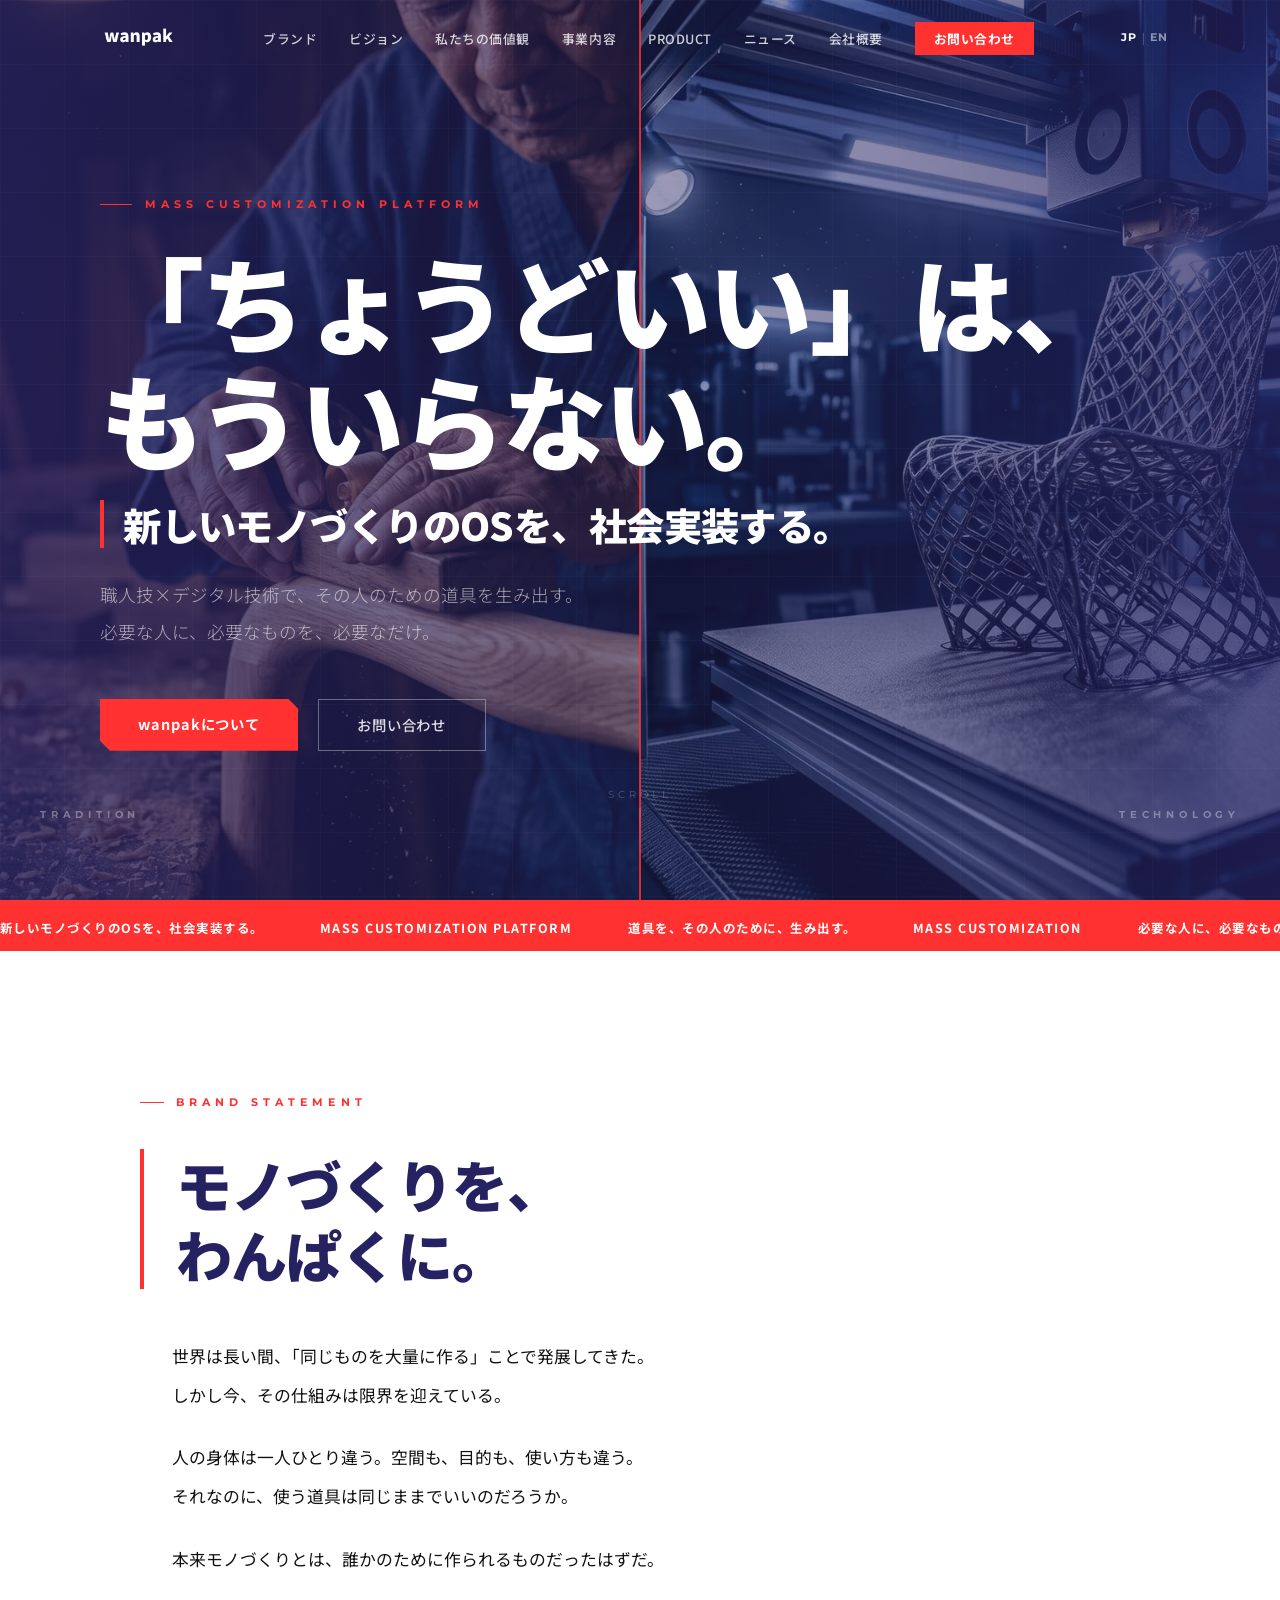
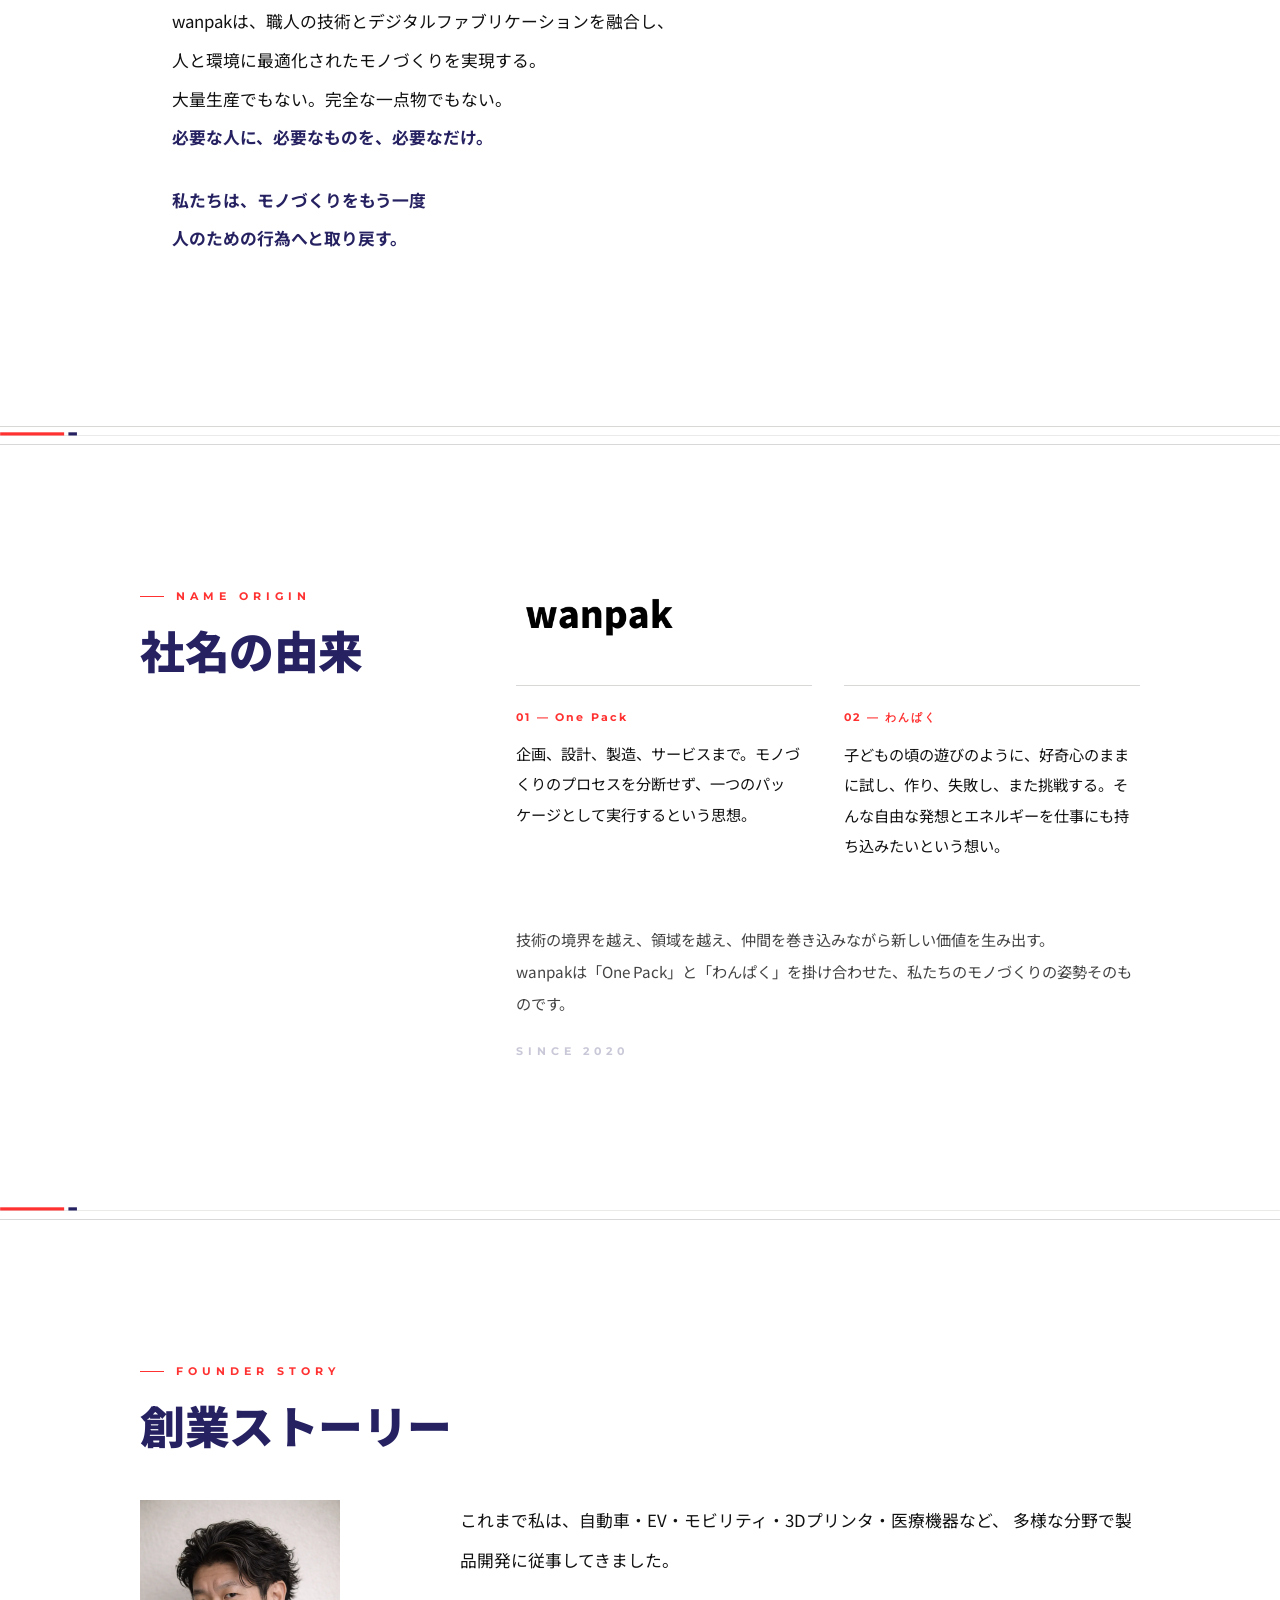
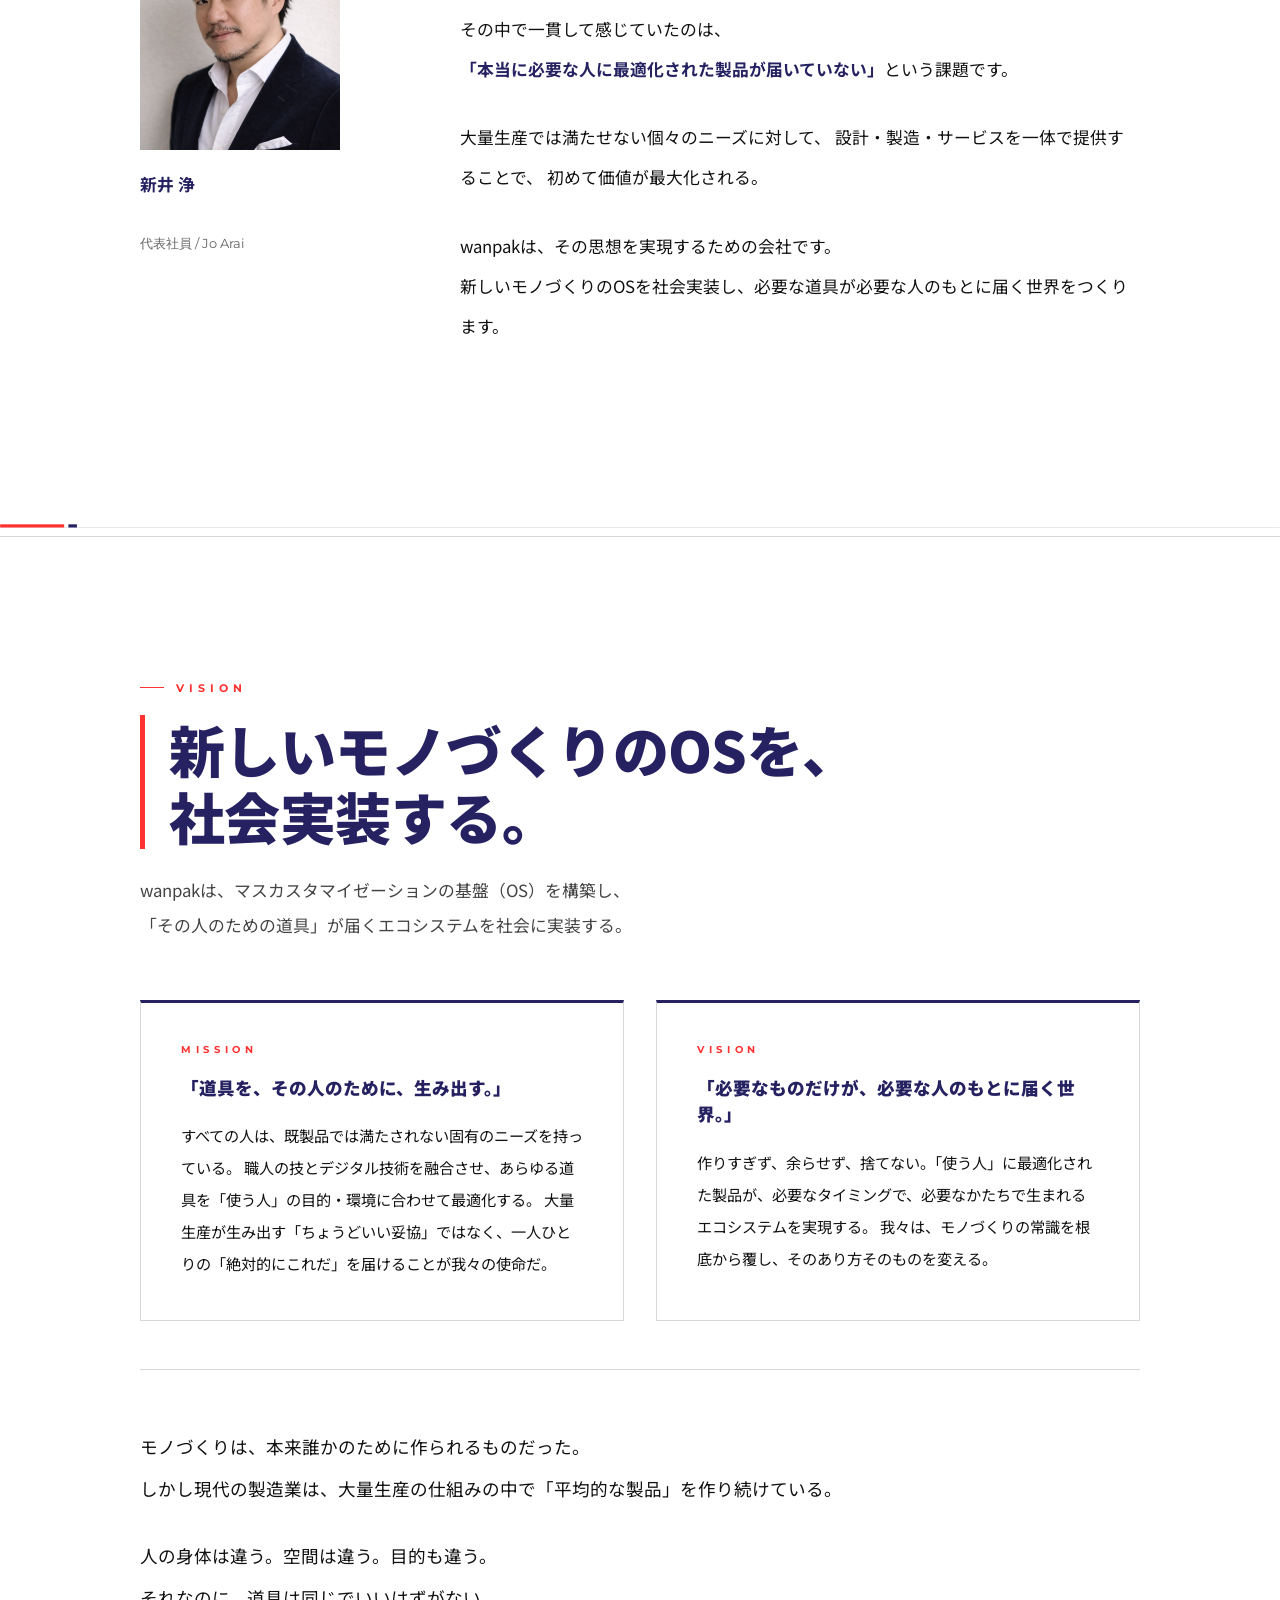
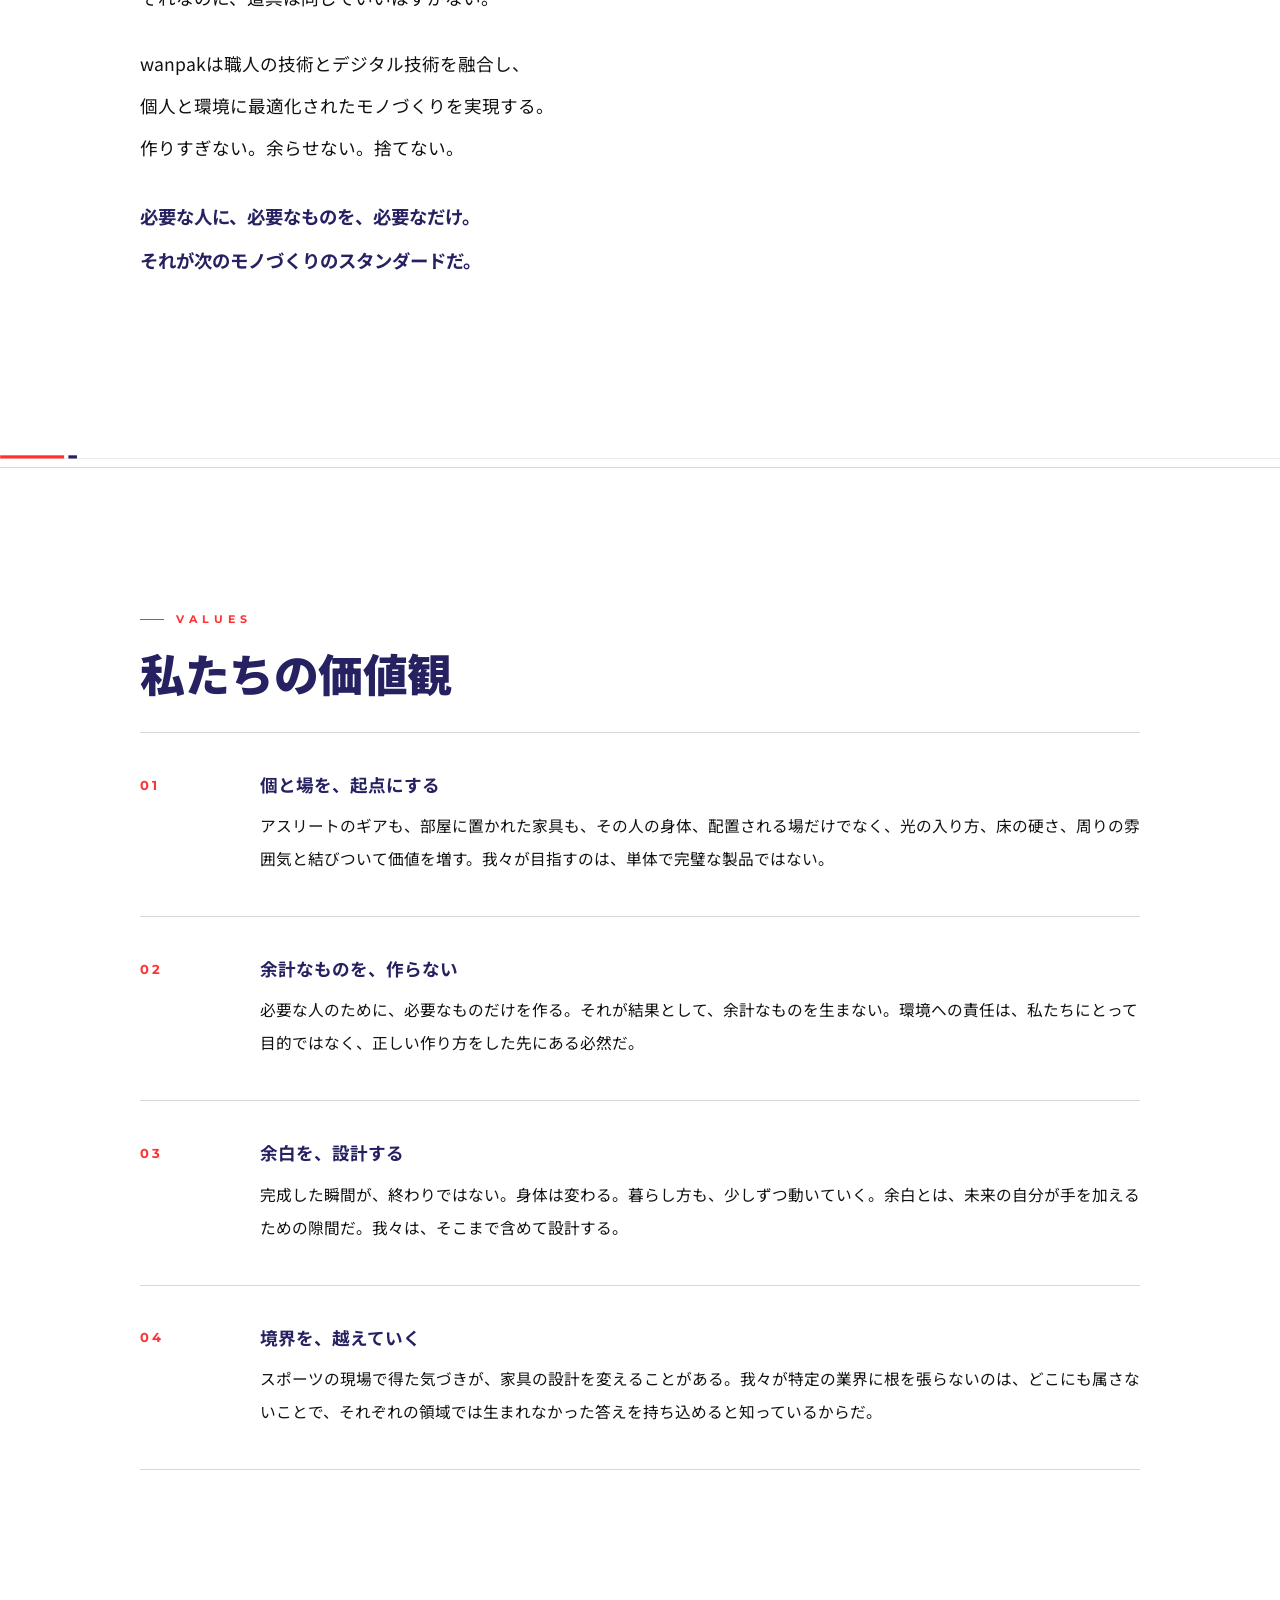
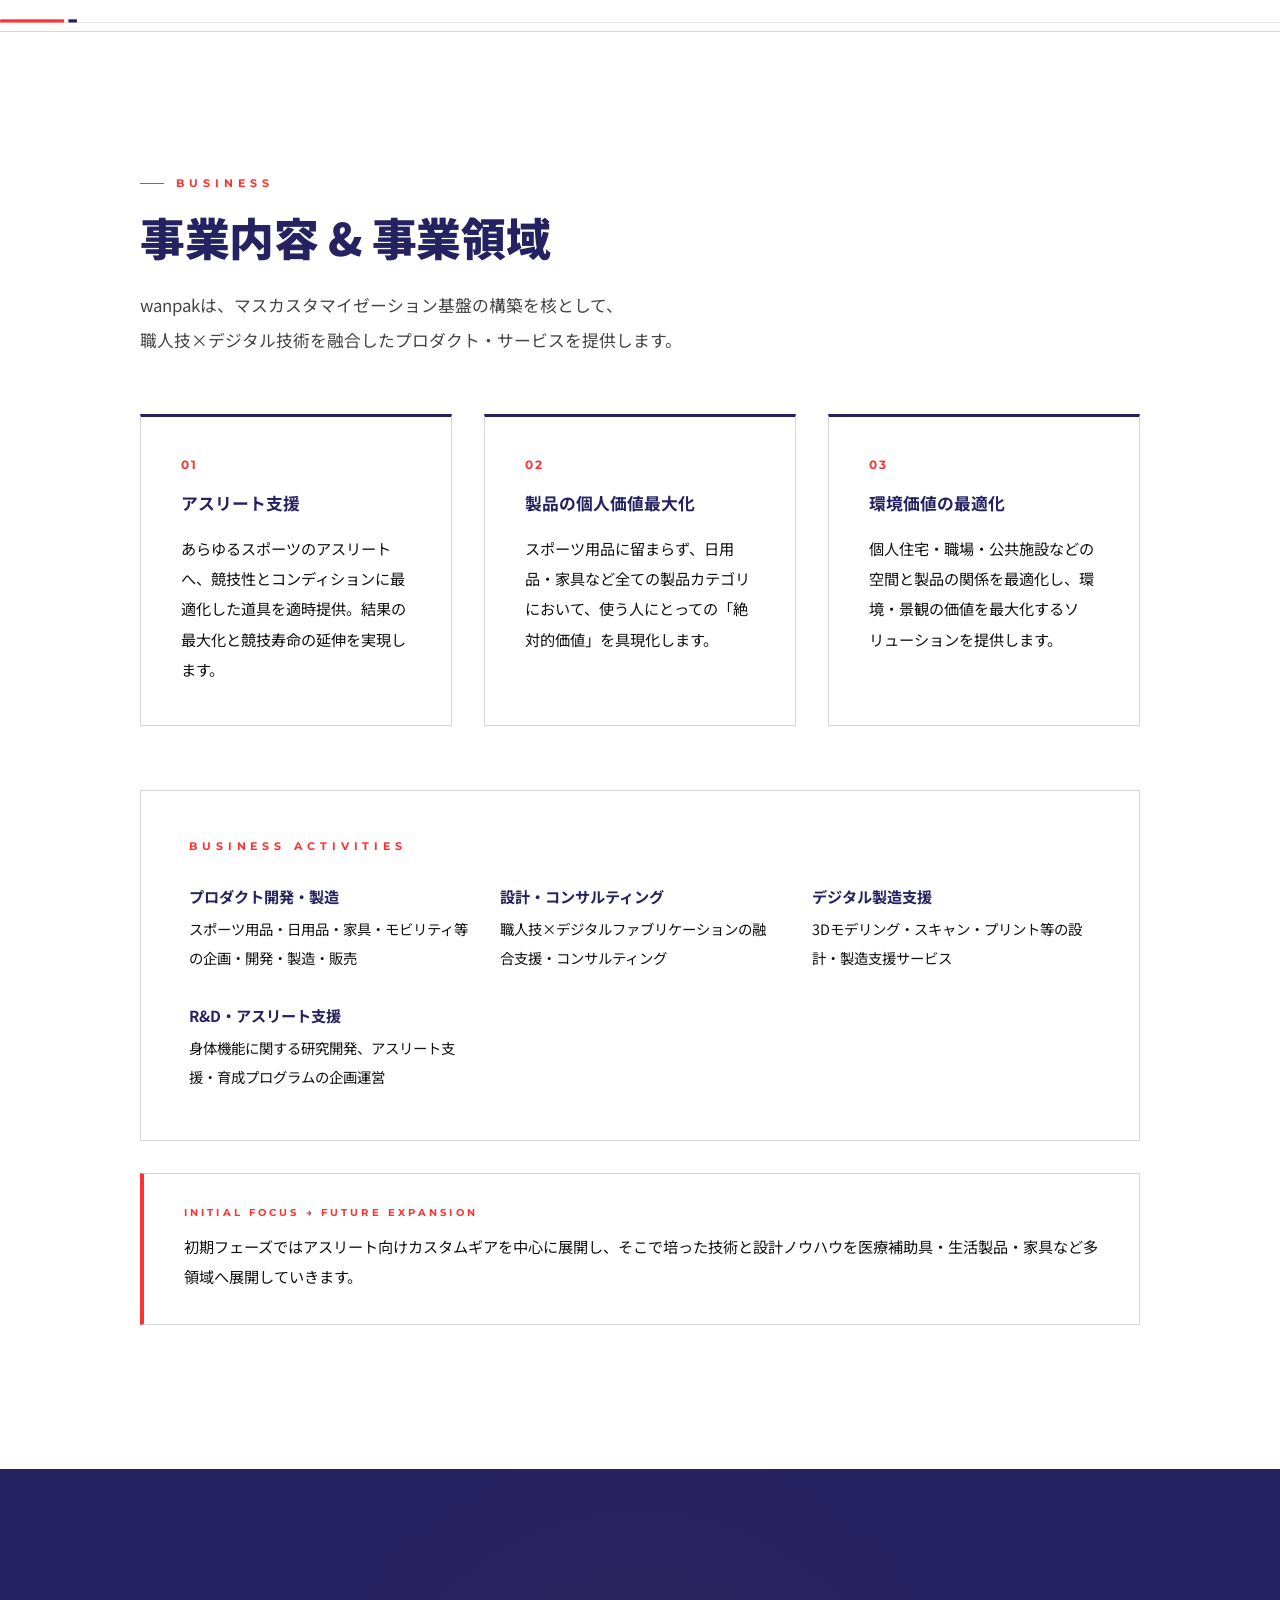
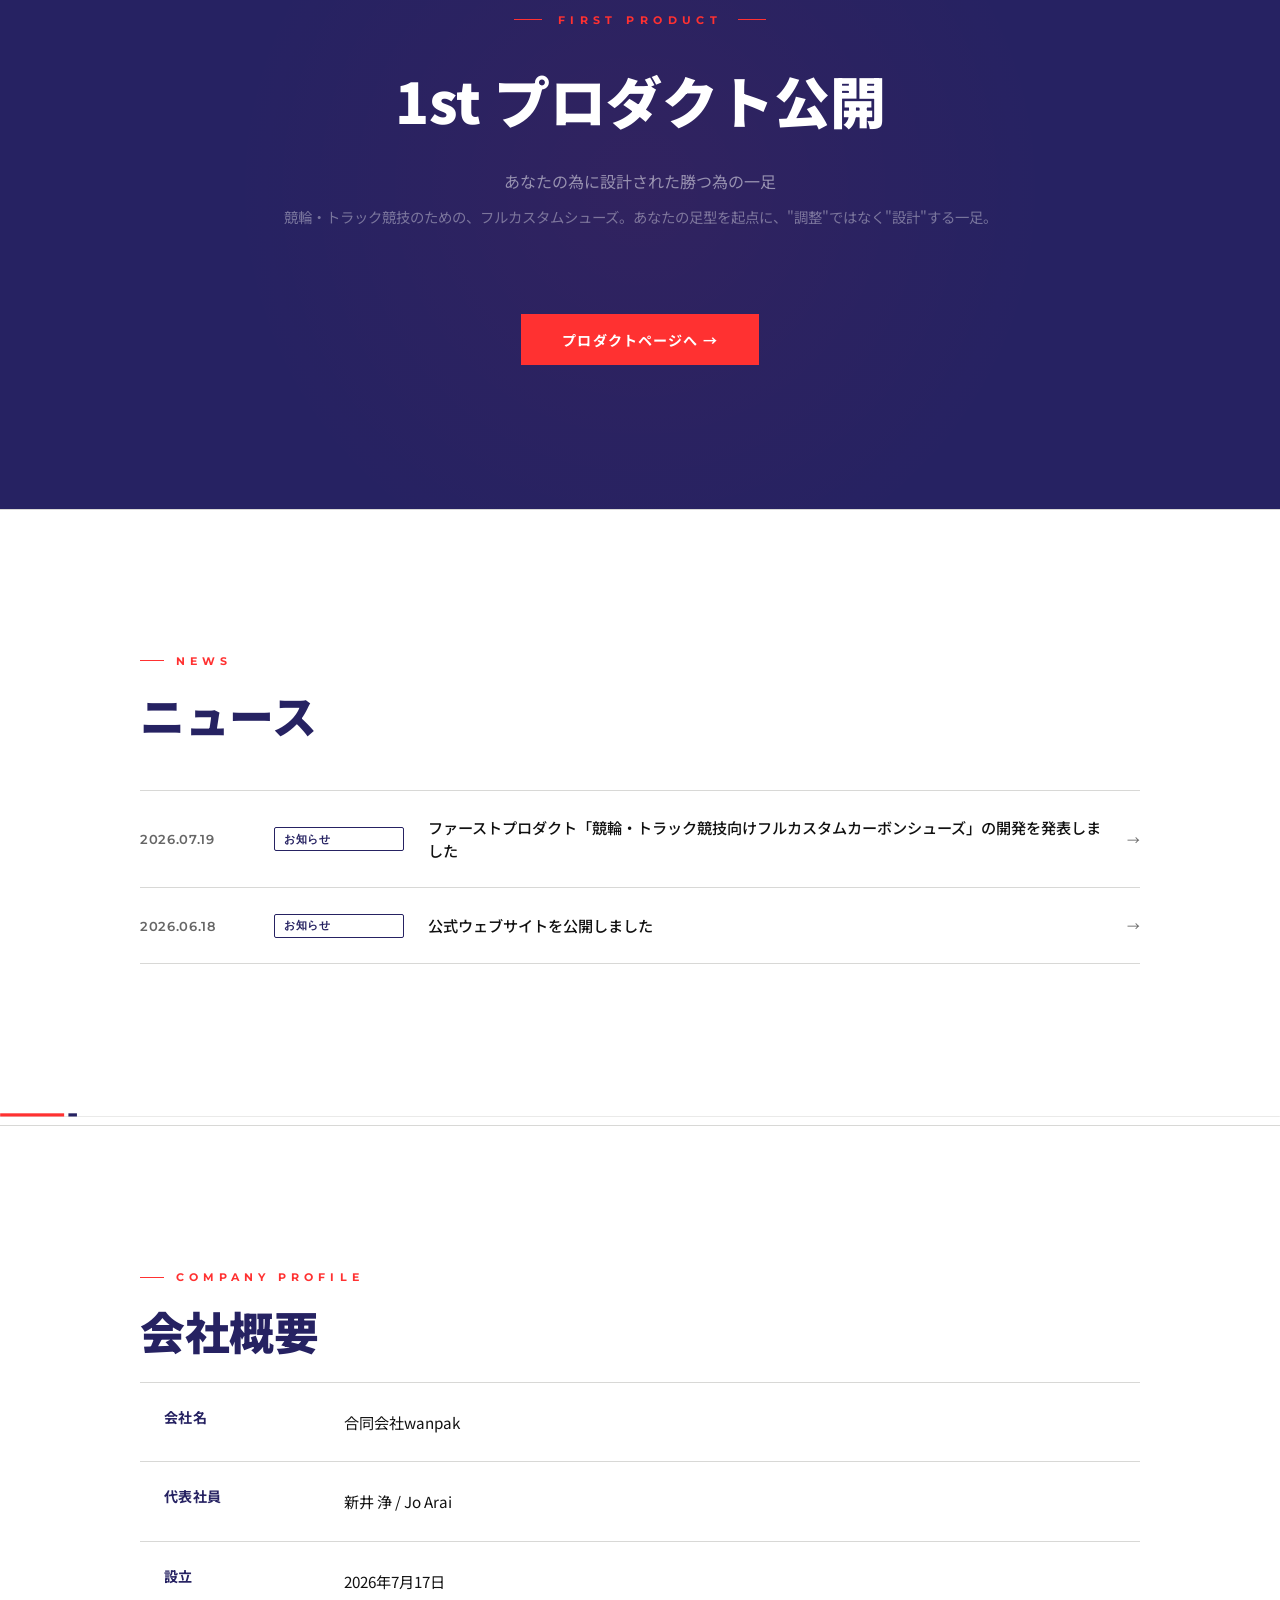
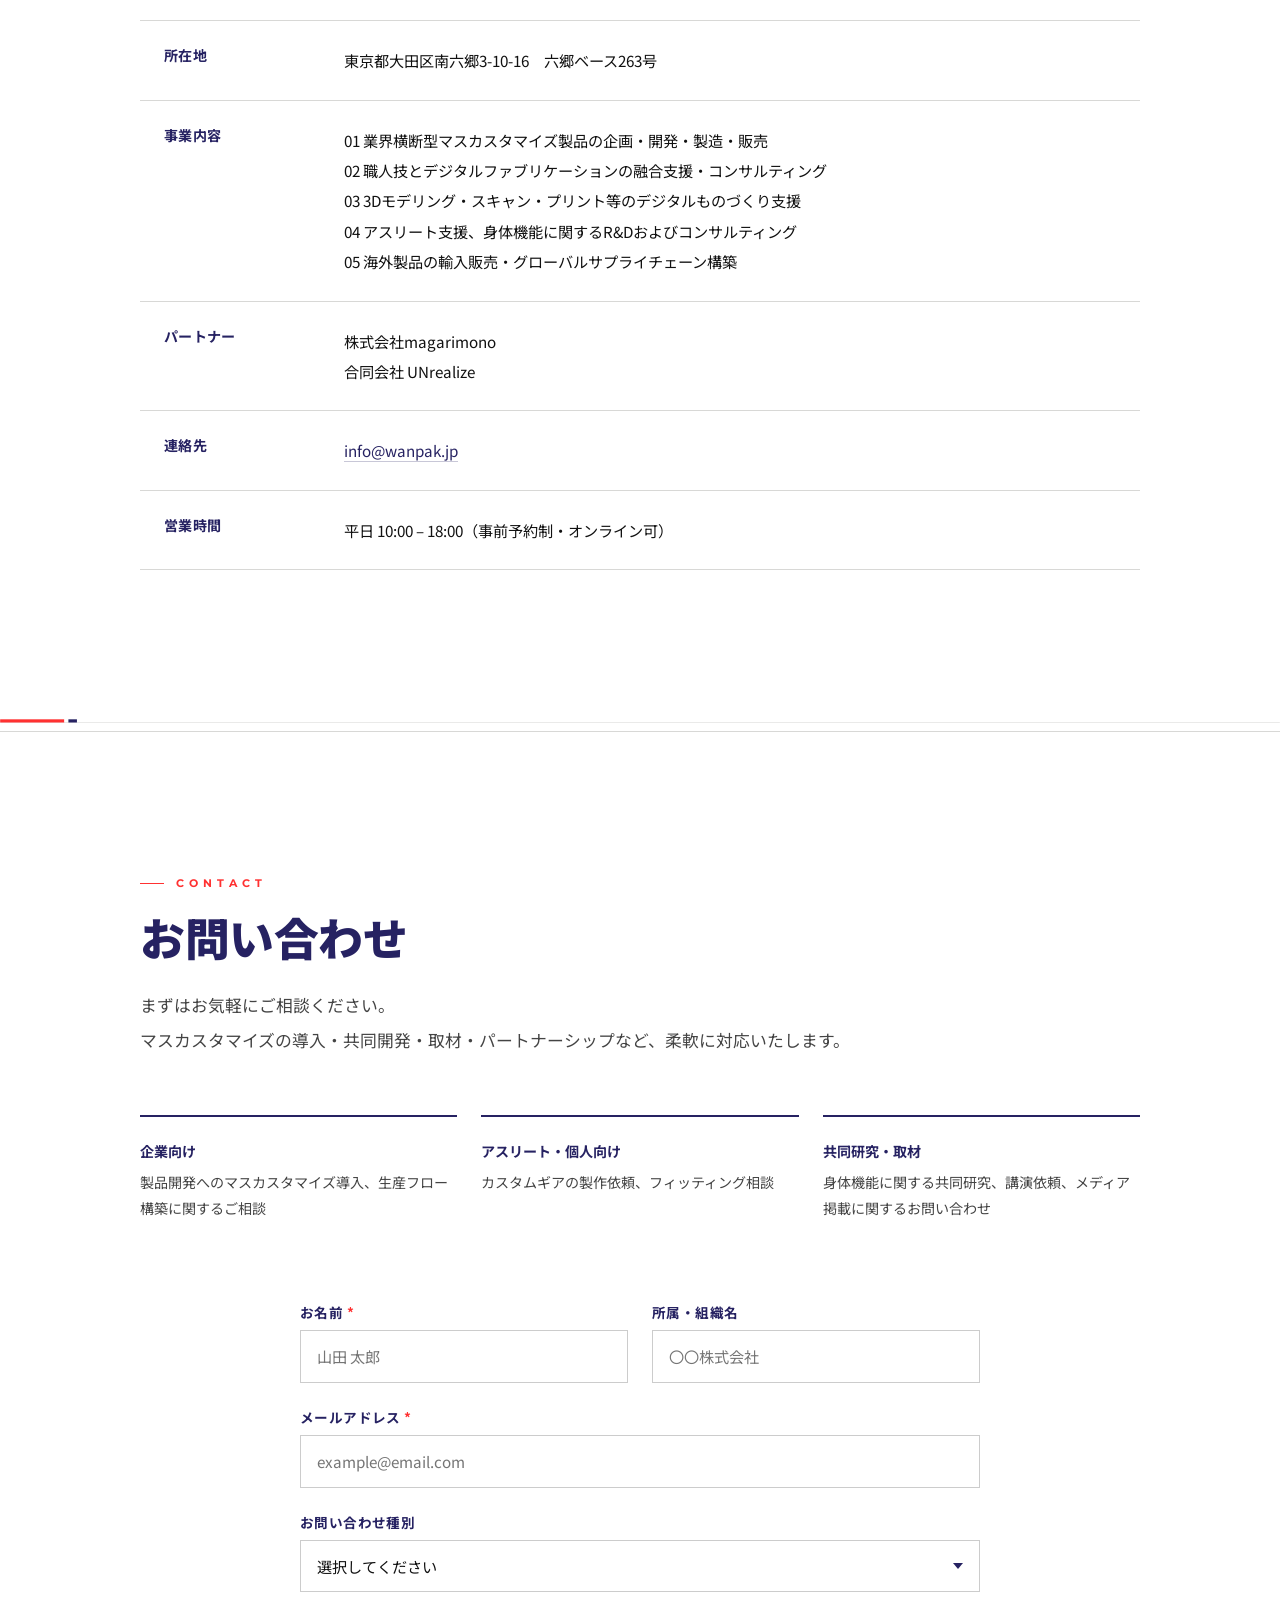
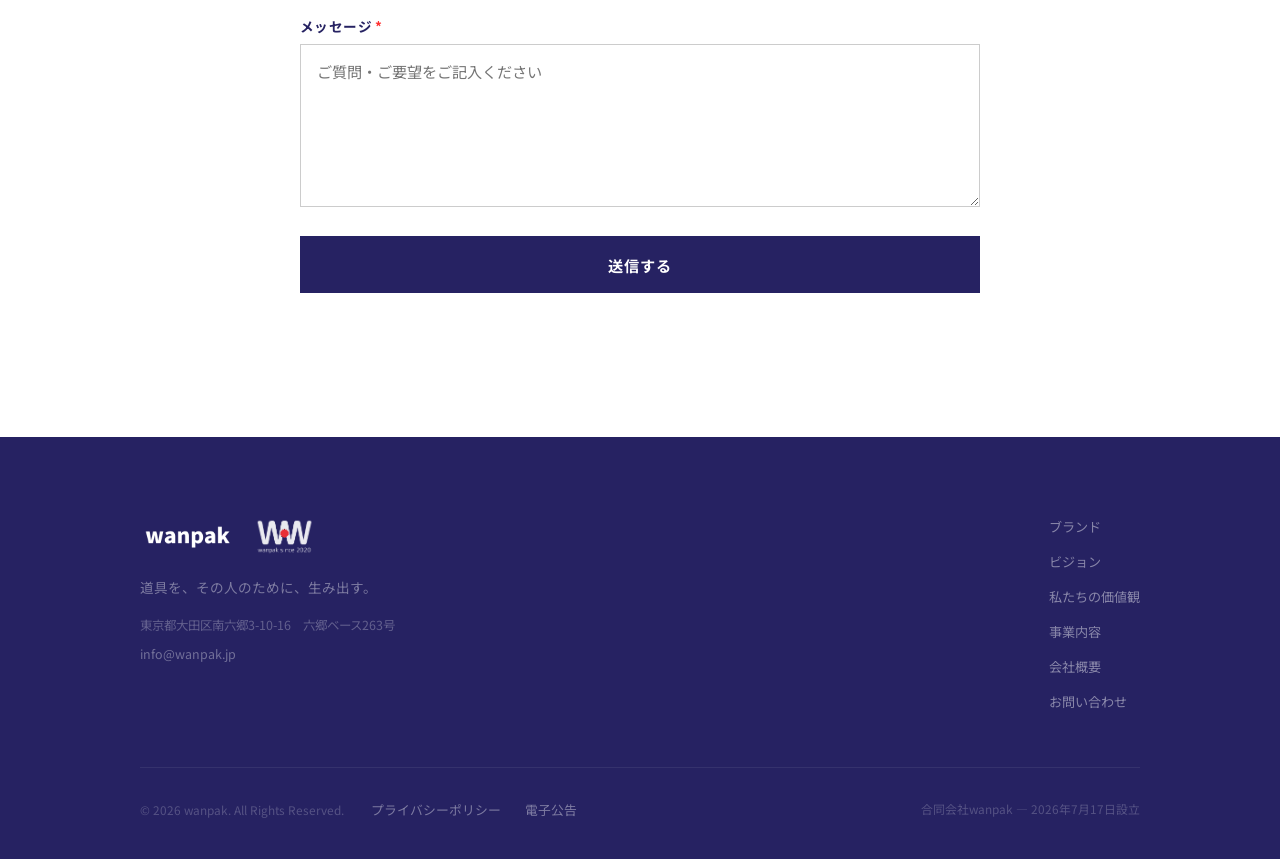
<file: index.html>
<!DOCTYPE html>
<html lang="ja">
<head>
  <meta charset="UTF-8">
  <meta name="viewport" content="width=device-width, initial-scale=1.0">
  <title>wanpak | 道具を、その人のために、生み出す。</title>
  <meta name="description" content="wanpakは、マスカスタマイゼーションで「その人のための道具」を生み出す会社です。職人技×デジタル技術で、必要な人に、必要なものを、必要なだけ。2026年7月17日設立。">
  <link rel="canonical" href="https://wanpak.jp/">
  <link rel="alternate" hreflang="ja" href="https://wanpak.jp/">
  <link rel="alternate" hreflang="en" href="https://wanpak.jp/en/">
  <link rel="alternate" hreflang="x-default" href="https://wanpak.jp/">
  <meta property="og:title" content="wanpak | 道具を、その人のために、生み出す。">
  <meta property="og:description" content="「ちょうどいい」は、もういらない。wanpakは、マスカスタマイゼーションで個人に最適化された道具を届ける会社です。">
  <meta property="og:type" content="website">
  <meta property="og:url" content="https://wanpak.jp">
  <meta property="og:image" content="https://wanpak.jp/hero_craftsman.png">
  <meta property="og:image:width" content="1200">
  <meta property="og:image:height" content="630">
  <meta name="twitter:card" content="summary_large_image">
  <meta name="twitter:image" content="https://wanpak.jp/hero_craftsman.png">
  <link rel="icon" type="image/png" href="logo-icon.png">
  <link rel="preconnect" href="https://fonts.googleapis.com">
  <link rel="preconnect" href="https://fonts.gstatic.com" crossorigin>
  <link href="https://fonts.googleapis.com/css2?family=Noto+Sans+JP:wght@300;400;500;700;900&family=Montserrat:wght@300;400;600;700;900&display=swap" rel="stylesheet">
  <link rel="stylesheet" href="style.css">
  <!-- Google tag (gtag.js) -->
  <script async src="https://www.googletagmanager.com/gtag/js?id=G-YX34YKVZKK"></script>
  <script>
    window.dataLayer = window.dataLayer || [];
    function gtag(){dataLayer.push(arguments);}
    gtag('js', new Date());
    gtag('config', 'G-YX34YKVZKK');
  </script>
</head>
<body>

  <!-- ===== NAVIGATION ===== -->
  <nav id="navbar">
    <div class="nav-container">
      <a href="#hero" class="logo">
        <img src="logo-white.png" alt="wanpak" class="logo-img" onerror="this.style.display='none';this.nextElementSibling.style.display='inline'">
        <span class="logo-fallback">wanpak<span class="logo-dot"></span></span>
      </a>
      <ul class="nav-links" id="navLinks">
        <li><a href="#brand">ブランド</a></li>
        <li><a href="#vision">ビジョン</a></li>
        <li><a href="#values">私たちの価値観</a></li>
        <li><a href="#business">事業内容</a></li>
        <li><a href="#teaser">PRODUCT</a></li>
        <li><a href="#news">ニュース</a></li>
        <li><a href="#company">会社概要</a></li>
        <li><a href="#contact" class="nav-cta">お問い合わせ</a></li>
      </ul>
      <div class="lang-switch">
        <span class="lang-btn lang-active">JP</span>
        <span class="lang-sep">|</span>
        <a href="en/index.html" class="lang-btn">EN</a>
      </div>
      <button class="hamburger" id="hamburger" aria-label="メニューを開く">
        <span></span><span></span><span></span>
      </button>
    </div>
  </nav>

  <!-- ===== HERO ===== -->
  <section id="hero">
    <!-- Split image background -->
    <div class="hero-split">
      <div class="hero-panel hero-panel--left">
        <picture><source srcset="hero_craftsman.webp" type="image/webp"><img src="hero_craftsman.png" alt="職人技" class="hero-panel-img" fetchpriority="high"></picture>
        <div class="hero-panel-overlay"></div>
        <span class="hero-panel-label">TRADITION</span>
      </div>
      <div class="hero-divider-line"></div>
      <div class="hero-panel hero-panel--right">
        <picture><source srcset="hero_3dprint.webp" type="image/webp"><img src="hero_3dprint.png" alt="デジタル技術" class="hero-panel-img" fetchpriority="high"></picture>
        <div class="hero-panel-overlay"></div>
        <span class="hero-panel-label">TECHNOLOGY</span>
      </div>
    </div>
    <div class="hero-grid-bg"></div>
    <div class="hero-content">
      <p class="hero-eyebrow">MASS CUSTOMIZATION PLATFORM</p>
      <h1 class="hero-title">
        「ちょうどいい」は、<br>もういらない。
      </h1>
      <p class="hero-os">新しいモノづくりのOSを、社会実装する。</p>
      <p class="hero-sub">
        職人技×デジタル技術で、その人のための道具を生み出す。<br>
        必要な人に、必要なものを、必要なだけ。
      </p>
      <div class="hero-actions">
        <a href="#brand" class="btn-red">wanpakについて</a>
        <a href="#contact" class="btn-ghost">お問い合わせ</a>
      </div>
    </div>
    <div class="scroll-hint">
      <span>SCROLL</span>
      <div class="scroll-line"></div>
    </div>
  </section>

  <!-- ===== MARQUEE ===== -->
  <div class="marquee-bar">
    <div class="marquee-inner">
      <span>新しいモノづくりのOSを、社会実装する。</span>
      <span>MASS CUSTOMIZATION PLATFORM</span>
      <span>道具を、その人のために、生み出す。</span>
      <span>MASS CUSTOMIZATION</span>
      <span>必要な人に、必要なものを、必要なだけ。</span>
      <span>MASS CUSTOMIZATION PLATFORM</span>
      <span>新しいモノづくりのOSを、社会実装する。</span>
      <span>MASS CUSTOMIZATION</span>
    </div>
  </div>

  <!-- ===== BRAND STATEMENT ===== -->
  <section id="brand" class="brand-statement">
    <div class="container">
      <div class="bs-wrap">
        <div class="bs-label">BRAND STATEMENT</div>
        <blockquote class="bs-quote">
          モノづくりを、<br>わんぱくに。
        </blockquote>
        <div class="bs-body">
          <p>
            世界は長い間、「同じものを大量に作る」ことで発展してきた。<br>
            しかし今、その仕組みは限界を迎えている。
          </p>
          <p>
            人の身体は一人ひとり違う。空間も、目的も、使い方も違う。<br>
            それなのに、使う道具は同じままでいいのだろうか。
          </p>
          <p>
            本来モノづくりとは、誰かのために作られるものだったはずだ。
          </p>
          <p>
            wanpakは、職人の技術とデジタルファブリケーションを融合し、<br>
            人と環境に最適化されたモノづくりを実現する。<br>
            大量生産でもない。完全な一点物でもない。<br>
            <strong>必要な人に、必要なものを、必要なだけ。</strong>
          </p>
          <p class="bs-closing">
            私たちは、モノづくりをもう一度<br>
            人のための行為へと取り戻す。
          </p>
        </div>
      </div>
    </div>
  </section>
  <img src="divider.svg" class="section-divider" aria-hidden="true">

  <!-- ===== 社名の由来 ===== -->
  <section id="name-origin" class="name-section">
    <div class="container">
      <div class="name-wrap">
        <div class="name-left">
          <div class="section-label">NAME ORIGIN</div>
          <h2 class="section-title">社名の由来</h2>
        </div>
        <div class="name-right reveal">
          <div class="name-logo-wrap">
            <img src="logo-text.png" alt="wanpak" class="name-logo-img"
              onerror="this.style.display='none';this.nextElementSibling.style.display='block'">
            <span class="name-logo-fallback">wanpak</span>
          </div>
          <div class="name-meanings">
            <div class="name-meaning">
              <div class="name-meaning-tag">01 — One Pack</div>
              <p>企画、設計、製造、サービスまで。モノづくりのプロセスを分断せず、一つのパッケージとして実行するという思想。</p>
            </div>
            <div class="name-meaning">
              <div class="name-meaning-tag">02 — わんぱく</div>
              <p>子どもの頃の遊びのように、好奇心のままに試し、作り、失敗し、また挑戦する。そんな自由な発想とエネルギーを仕事にも持ち込みたいという想い。</p>
            </div>
          </div>
          <p class="name-closing">
            技術の境界を越え、領域を越え、仲間を巻き込みながら新しい価値を生み出す。<br>
            wanpakは「One Pack」と「わんぱく」を掛け合わせた、私たちのモノづくりの姿勢そのものです。
          </p>
          <div class="name-since">SINCE 2020</div>
        </div>
      </div>
    </div>
  </section>
  <img src="divider.svg" class="section-divider" aria-hidden="true">

  <!-- ===== 代表挨拶 ===== -->
  <section id="greeting" class="greeting-section">
    <div class="container">
      <div class="section-label">FOUNDER STORY</div>
      <h2 class="section-title">創業ストーリー</h2>
      <div class="greeting-wrap">
        <div class="greeting-portrait reveal">
          <div class="portrait-box">
            <picture><source srcset="ceo-portrait.webp" type="image/webp"><img src="ceo-portrait.png" alt="新井 浄 / Jo Arai" class="portrait-img" loading="lazy"></picture>
          </div>
          <div class="portrait-caption">
            <strong>新井 浄</strong><br>
            <span>代表社員 / Jo Arai</span>
          </div>
        </div>
        <div class="greeting-text reveal">
          <p>
            これまで私は、自動車・EV・モビリティ・3Dプリンタ・医療機器など、
            多様な分野で製品開発に従事してきました。
          </p>
          <p>
            その中で一貫して感じていたのは、<strong>「本当に必要な人に最適化された製品が届いていない」</strong>という課題です。
          </p>
          <p>
            大量生産では満たせない個々のニーズに対して、
            設計・製造・サービスを一体で提供することで、
            初めて価値が最大化される。
          </p>
          <p>
            wanpakは、その思想を実現するための会社です。<br>
            新しいモノづくりのOSを社会実装し、必要な道具が必要な人のもとに届く世界をつくります。
          </p>
        </div>
      </div>
    </div>
  </section>
  <img src="divider.svg" class="section-divider" aria-hidden="true">

  <!-- ===== VISION ===== -->
  <section id="vision" class="vision-section">
    <div class="container">
      <div class="section-label">VISION</div>
      <h2 class="section-title vision-os-title">新しいモノづくりのOSを、<br>社会実装する。</h2>
      <p class="section-desc">
        wanpakは、マスカスタマイゼーションの基盤（OS）を構築し、<br>
        「その人のための道具」が届くエコシステムを社会に実装する。
      </p>

      <div class="mv-blocks">
        <div class="mv-block reveal">
          <div class="mv-tag">MISSION</div>
          <h3 class="mv-headline">「道具を、その人のために、生み出す。」</h3>
          <p class="mv-body">
            すべての人は、既製品では満たされない固有のニーズを持っている。
            職人の技とデジタル技術を融合させ、あらゆる道具を「使う人」の目的・環境に合わせて最適化する。
            大量生産が生み出す「ちょうどいい妥協」ではなく、一人ひとりの「絶対的にこれだ」を届けることが我々の使命だ。
          </p>
        </div>
        <div class="mv-block reveal">
          <div class="mv-tag">VISION</div>
          <h3 class="mv-headline">「必要なものだけが、必要な人のもとに届く世界。」</h3>
          <p class="mv-body">
            作りすぎず、余らせず、捨てない。「使う人」に最適化された製品が、必要なタイミングで、必要なかたちで生まれるエコシステムを実現する。
            我々は、モノづくりの常識を根底から覆し、そのあり方そのものを変える。
          </p>
        </div>
      </div>

      <div class="vision-manifesto reveal">
        <p>
          モノづくりは、本来誰かのために作られるものだった。<br>
          しかし現代の製造業は、大量生産の仕組みの中で「平均的な製品」を作り続けている。
        </p>
        <p>
          人の身体は違う。空間は違う。目的も違う。<br>
          それなのに、道具は同じでいいはずがない。
        </p>
        <p>
          wanpakは職人の技術とデジタル技術を融合し、<br>
          個人と環境に最適化されたモノづくりを実現する。<br>
          作りすぎない。余らせない。捨てない。
        </p>
        <p class="manifesto-close">
          必要な人に、必要なものを、必要なだけ。<br>
          それが次のモノづくりのスタンダードだ。
        </p>
      </div>
    </div>
  </section>
  <img src="divider.svg" class="section-divider" aria-hidden="true">

  <!-- ===== CORE VALUES ===== -->
  <section id="values" class="values-section">
    <div class="container">
      <div class="section-label">VALUES</div>
      <h2 class="section-title">私たちの価値観</h2>
      <div class="values-list">
        <div class="value-item reveal">
          <div class="value-num">01</div>
          <div class="value-body">
            <h3>個と場を、起点にする</h3>
            <p>アスリートのギアも、部屋に置かれた家具も、その人の身体、配置される場だけでなく、光の入り方、床の硬さ、周りの雰囲気と結びついて価値を増す。我々が目指すのは、単体で完璧な製品ではない。</p>
          </div>
        </div>
        <div class="value-item reveal">
          <div class="value-num">02</div>
          <div class="value-body">
            <h3>余計なものを、作らない</h3>
            <p>必要な人のために、必要なものだけを作る。それが結果として、余計なものを生まない。環境への責任は、私たちにとって目的ではなく、正しい作り方をした先にある必然だ。</p>
          </div>
        </div>
        <div class="value-item reveal">
          <div class="value-num">03</div>
          <div class="value-body">
            <h3>余白を、設計する</h3>
            <p>完成した瞬間が、終わりではない。身体は変わる。暮らし方も、少しずつ動いていく。余白とは、未来の自分が手を加えるための隙間だ。我々は、そこまで含めて設計する。</p>
          </div>
        </div>
        <div class="value-item reveal">
          <div class="value-num">04</div>
          <div class="value-body">
            <h3>境界を、越えていく</h3>
            <p>スポーツの現場で得た気づきが、家具の設計を変えることがある。我々が特定の業界に根を張らないのは、どこにも属さないことで、それぞれの領域では生まれなかった答えを持ち込めると知っているからだ。</p>
          </div>
        </div>
      </div>
    </div>
  </section>
  <img src="divider.svg" class="section-divider" aria-hidden="true">

  <!-- ===== 事業内容 ===== -->
  <section id="business" class="business-section">
    <div class="container">
      <div class="section-label">BUSINESS</div>
      <h2 class="section-title">事業内容 &amp; 事業領域</h2>
      <p class="section-desc">
        wanpakは、マスカスタマイゼーション基盤の構築を核として、<br>
        職人技×デジタル技術を融合したプロダクト・サービスを提供します。
      </p>

      <div class="biz-domains">
        <div class="biz-domain reveal">
          <div class="biz-domain-num">01</div>
          <h3>アスリート支援</h3>
          <p>あらゆるスポーツのアスリートへ、競技性とコンディションに最適化した道具を適時提供。結果の最大化と競技寿命の延伸を実現します。</p>
        </div>
        <div class="biz-domain reveal">
          <div class="biz-domain-num">02</div>
          <h3>製品の個人価値最大化</h3>
          <p>スポーツ用品に留まらず、日用品・家具など全ての製品カテゴリにおいて、使う人にとっての「絶対的価値」を具現化します。</p>
        </div>
        <div class="biz-domain reveal">
          <div class="biz-domain-num">03</div>
          <h3>環境価値の最適化</h3>
          <p>個人住宅・職場・公共施設などの空間と製品の関係を最適化し、環境・景観の価値を最大化するソリューションを提供します。</p>
        </div>
      </div>

      <div class="biz-activities reveal">
        <div class="biz-act-title">BUSINESS ACTIVITIES</div>
        <div class="biz-act-grid">
          <div class="biz-act-item">
            <h4>プロダクト開発・製造</h4>
            <p>スポーツ用品・日用品・家具・モビリティ等の企画・開発・製造・販売</p>
          </div>
          <div class="biz-act-item">
            <h4>設計・コンサルティング</h4>
            <p>職人技×デジタルファブリケーションの融合支援・コンサルティング</p>
          </div>
          <div class="biz-act-item">
            <h4>デジタル製造支援</h4>
            <p>3Dモデリング・スキャン・プリント等の設計・製造支援サービス</p>
          </div>
          <div class="biz-act-item">
            <h4>R&amp;D・アスリート支援</h4>
            <p>身体機能に関する研究開発、アスリート支援・育成プログラムの企画運営</p>
          </div>
        </div>
      </div>

      <div class="biz-future reveal">
        <div class="biz-future-label">INITIAL FOCUS → FUTURE EXPANSION</div>
        <p>初期フェーズではアスリート向けカスタムギアを中心に展開し、そこで培った技術と設計ノウハウを医療補助具・生活製品・家具など多領域へ展開していきます。</p>
      </div>
    </div>
  </section>

  <!-- ===== FIRST PRODUCT TEASER ===== -->
  <section id="teaser">
    <div class="teaser-inner">
      <div class="teaser-eyebrow">FIRST PRODUCT</div>
      <h2 class="teaser-title">1st プロダクト、準備中。</h2>
      <p class="teaser-desc">
        wanpakが手がける最初のプロダクトを、準備しています。<br>
        2026年7月19日 公開予定。続報をお待ちください。
      </p>
      <div class="cd-wrap">
        <div class="cd-label-top">PUBLIC IN</div>
        <div class="countdown" id="countdown">
          <div class="cd-block">
            <span class="cd-num" id="cd-days">--</span>
            <span class="cd-unit">DAYS</span>
          </div>
          <div class="cd-colon">:</div>
          <div class="cd-block">
            <span class="cd-num" id="cd-hours">--</span>
            <span class="cd-unit">HOURS</span>
          </div>
          <div class="cd-colon">:</div>
          <div class="cd-block">
            <span class="cd-num" id="cd-mins">--</span>
            <span class="cd-unit">MINS</span>
          </div>
          <div class="cd-colon">:</div>
          <div class="cd-block">
            <span class="cd-num" id="cd-secs">--</span>
            <span class="cd-unit">SECS</span>
          </div>
        </div>
        <div class="cd-date">2026.07.19</div>
      </div>
      <button id="btn-subscribe" class="btn-teaser" type="button"
              data-open-text="続報を受け取る →"
              data-close-text="登録フォームを閉じる ×"
              data-error-text="メールアドレスを入力してください">続報を受け取る →</button>

      <!-- ===== INLINE SUBSCRIBE FORM ===== -->
      <div id="subscribe-form-wrap" class="subscribe-form-wrap" aria-hidden="true">
        <form id="subscribe-form" class="subscribe-form" novalidate>
          <div class="sf-group">
            <label for="sf-email">メールアドレス <span class="sf-req">*</span></label>
            <input type="email" id="sf-email" name="email" required
                   placeholder="example@email.com" autocomplete="email">
            <span class="sf-error" id="sf-email-error">メールアドレスを入力してください</span>
          </div>
          <div class="sf-row">
            <div class="sf-group">
              <label for="sf-name">お名前 <span class="sf-opt">任意</span></label>
              <input type="text" id="sf-name" name="name" placeholder="山田 太郎" autocomplete="name">
            </div>
            <div class="sf-group">
              <label for="sf-affil">ご所属・お立場など <span class="sf-opt">任意</span></label>
              <input type="text" id="sf-affil" name="affiliation"
                     placeholder="例：競技者、業界関係者、メディア等">
            </div>
          </div>
          <p class="sf-note">いただいたメールアドレスは続報のご連絡にのみ使用します。</p>
          <div class="sf-actions">
            <button type="submit" class="btn-sf-submit">登録する</button>
            <button type="button" id="btn-subscribe-close" class="btn-sf-cancel">キャンセル</button>
          </div>
        </form>
        <div id="subscribe-success" class="subscribe-success" hidden>
          <p>ご登録ありがとうございます。<br>続報をお送りします。</p>
        </div>
      </div>

    </div>
  </section>

  <!-- ===== NEWS ===== -->
  <section id="news" class="news-section">
    <div class="container">
      <div class="section-label">NEWS</div>
      <h2 class="section-title">ニュース</h2>

      <div class="news-list">
        <!-- ニュース記事テンプレート（追加時はこの形式でコピーして使用）
        <button class="news-item reveal" data-modal="news-XX">
          <time class="news-date">2026.06.30</time>
          <span class="news-tag">プレスリリース</span>
          <h3 class="news-title">タイトルをここに記入</h3>
          <span class="news-arrow">→</span>
        </button>
        -->
        <button class="news-item reveal" data-modal="news-02">
          <time class="news-date">2026.07.19</time>
          <span class="news-tag">お知らせ</span>
          <h3 class="news-title">ファーストプロダクト「競輪・トラック競技向けフルカスタムカーボンシューズ」の開発を発表しました</h3>
          <span class="news-arrow">→</span>
        </button>
        <button class="news-item reveal" data-modal="news-01">
          <time class="news-date">2026.06.18</time>
          <span class="news-tag">お知らせ</span>
          <h3 class="news-title">公式ウェブサイトを公開しました</h3>
          <span class="news-arrow">→</span>
        </button>
      </div>
    </div>
  </section>
  <img src="divider.svg" class="section-divider" aria-hidden="true">

  <!-- ===== 会社概要 ===== -->
  <section id="company" class="company-section">
    <div class="container">
      <div class="section-label">COMPANY PROFILE</div>
      <h2 class="section-title">会社概要</h2>
      <div class="company-wrap">
        <table class="company-table">
          <tbody>
            <tr>
              <th>会社名</th>
              <td>合同会社wanpak</td>
            </tr>
            <tr>
              <th>代表社員</th>
              <td>新井 浄 / Jo Arai</td>
            </tr>
            <tr>
              <th>設立</th>
              <td>2026年7月17日</td>
            </tr>
            <tr>
              <th>所在地</th>
              <td>東京都大田区南六郷3-10-16　六郷ベース263号</td>
            </tr>
            <tr>
              <th>事業内容</th>
              <td>
                01 業界横断型マスカスタマイズ製品の企画・開発・製造・販売<br>
                02 職人技とデジタルファブリケーションの融合支援・コンサルティング<br>
                03 3Dモデリング・スキャン・プリント等のデジタルものづくり支援<br>
                04 アスリート支援、身体機能に関するR&amp;Dおよびコンサルティング<br>
                05 海外製品の輸入販売・グローバルサプライチェーン構築
              </td>
            </tr>
            <tr>
              <th>パートナー</th>
              <td>
                株式会社magarimono<br>
                合同会社 UNrealize
              </td>
            </tr>
            <tr>
              <th>連絡先</th>
              <td><a href="mailto:info@wanpak.jp">info@wanpak.jp</a></td>
            </tr>
            <tr>
              <th>営業時間</th>
              <td>平日 10:00 – 18:00（事前予約制・オンライン可）</td>
            </tr>
          </tbody>
        </table>
      </div>
    </div>
  </section>
  <img src="divider.svg" class="section-divider" aria-hidden="true">

  <!-- ===== CONTACT ===== -->
  <section id="contact" class="contact-section">
    <div class="container">
      <div class="section-label">CONTACT</div>
      <h2 class="section-title">お問い合わせ</h2>
      <p class="section-desc">
        まずはお気軽にご相談ください。<br>
        マスカスタマイズの導入・共同開発・取材・パートナーシップなど、柔軟に対応いたします。
      </p>

      <div class="contact-menu reveal">
        <div class="contact-menu-item">
          <div class="contact-menu-title">企業向け</div>
          <p>製品開発へのマスカスタマイズ導入、生産フロー構築に関するご相談</p>
        </div>
        <div class="contact-menu-item">
          <div class="contact-menu-title">アスリート・個人向け</div>
          <p>カスタムギアの製作依頼、フィッティング相談</p>
        </div>
        <div class="contact-menu-item">
          <div class="contact-menu-title">共同研究・取材</div>
          <p>身体機能に関する共同研究、講演依頼、メディア掲載に関するお問い合わせ</p>
        </div>
      </div>

      <form class="contact-form" name="contact" method="POST" netlify netlify-honeypot="bot-field">
        <input type="hidden" name="form-name" value="contact">
        <p class="visually-hidden"><label>Bot field: <input name="bot-field"></label></p>
        <div class="form-row">
          <div class="form-group">
            <label for="name">お名前 <span class="req">*</span></label>
            <input type="text" id="name" name="name" required placeholder="山田 太郎">
          </div>
          <div class="form-group">
            <label for="org">所属・組織名</label>
            <input type="text" id="org" name="organization" placeholder="〇〇株式会社">
          </div>
        </div>
        <div class="form-group">
          <label for="email">メールアドレス <span class="req">*</span></label>
          <input type="email" id="email" name="email" required placeholder="example@email.com">
        </div>
        <div class="form-group">
          <label for="inquiry">お問い合わせ種別</label>
          <select id="inquiry" name="inquiry">
            <option value="">選択してください</option>
            <option value="product">プロダクトについて（続報希望）</option>
            <option value="biz">企業向けソリューション相談</option>
            <option value="athlete">アスリート・個人向け相談</option>
            <option value="partnership">パートナーシップ</option>
            <option value="press">取材・メディア</option>
            <option value="investment">投資・資本提携</option>
            <option value="other">その他</option>
          </select>
        </div>
        <div class="form-group">
          <label for="message">メッセージ <span class="req">*</span></label>
          <textarea id="message" name="message" required placeholder="ご質問・ご要望をご記入ください" rows="6"></textarea>
        </div>
        <button type="submit" class="btn-submit">送信する</button>
      </form>
    </div>
  </section>

  <!-- ===== NEWS MODAL ===== -->
  <div id="news-modal" class="news-modal" aria-hidden="true" role="dialog" aria-modal="true">
    <div class="news-modal-overlay"></div>
    <div class="news-modal-inner">
      <button class="news-modal-close" aria-label="閉じる">×</button>
      <div class="news-modal-content"></div>
    </div>
  </div>

  <!-- ===== NEWS ARTICLE TEMPLATES ===== -->
  <template id="news-02">
    <div class="nmt-tag">お知らせ</div>
    <time class="nmt-date">2026年7月19日</time>
    <h2 class="nmt-title">ファーストプロダクト「競輪・トラック競技向けフルカスタムカーボンシューズ」の開発を発表しました</h2>
    <div class="nmt-body">
      <p>wanpakは、ファーストプロダクトとして<strong>競輪・トラック競技向けの完全カスタムカーボンシューズ</strong>の開発を進めていることを発表します。</p>
      <p>既製品では実現できなかった「調整ではなく、設計する」シューズを目指します。精密計測で捉えた足型と個人の様々な情報をデータ化し、フィット感と剛性感を一足一足仕立てます。あなたの身体の数値が、シューズの全てを決める——それがwanpakの考えるカスタムです。</p>
      <p>職人の長年にわたるモノづくりの知見と、デジタルファブリケーション技術を融合させ、日本のトップアスリートが競技の舞台で求める性能に応えます。</p>
      <p><strong>今後のスケジュール</strong><br>2027年より競輪・トラック競技のトップアスリートへの試作提供を経て、2028年より量産・本格受注を開始予定です。</p>
      <p>詳しくは<a href="/product.html">プロダクトページ</a>をご覧ください。続報のご登録は「続報を受け取る」よりお申し込みください。</p>
    </div>
  </template>

  <template id="news-01">
    <div class="nmt-tag">お知らせ</div>
    <time class="nmt-date">2026年6月18日</time>
    <h2 class="nmt-title">公式ウェブサイトを公開しました</h2>
    <div class="nmt-body">
      <p>合同会社wanpak は、本日より公式ウェブサイト <strong>wanpak.jp</strong> を公開しました。</p>
      <p>「規格品のない世界をつくる」をミッションに掲げるwanpakは、すべての人のための道具をマスカスタマイゼーションで実現する会社です。職人の技とデジタル技術を融合させ、身体・目的・環境に完全に最適化された道具を、必要な人のもとへ届けます。</p>
      <p>2026年7月17日に会社を設立しました。ファーストプロダクトは2026年7月19日より公開予定です。詳細はプロダクトページをご覧ください。</p>
      <p>続報のご登録は、本ページの「続報を受け取る」よりお申し込みください。引き続きどうぞよろしくお願いいたします。</p>
    </div>
  </template>

  <!-- ===== FOOTER ===== -->
  <footer>
    <div class="container">
      <div class="footer-top">
        <div class="footer-brand">
          <div class="footer-logo-row">
            <img src="logo-white.png" alt="wanpak" class="footer-logo-text">
            <img src="logo-icon-white.png" alt="wanpak icon" class="footer-logo-icon">
          </div>
          <p class="footer-tagline">道具を、その人のために、生み出す。</p>
          <p class="footer-address">東京都大田区南六郷3-10-16　六郷ベース263号</p>
          <a href="mailto:info@wanpak.jp" class="footer-mail">info@wanpak.jp</a>
        </div>
        <nav class="footer-nav">
          <a href="#brand">ブランド</a>
          <a href="#vision">ビジョン</a>
          <a href="#values">私たちの価値観</a>
          <a href="#business">事業内容</a>
          <a href="#company">会社概要</a>
          <a href="#contact">お問い合わせ</a>
        </nav>
      </div>
      <div class="footer-bottom">
        <p>© 2026 wanpak. All Rights Reserved. <a href="privacy.html" style="color:rgba(255,255,255,0.4);margin-left:1.5rem;font-size:0.8rem;">プライバシーポリシー</a><a href="/koukoku" style="color:rgba(255,255,255,0.4);margin-left:1.5rem;font-size:0.8rem;">電子公告</a></p>
        <p>合同会社wanpak — 2026年7月17日設立</p>
      </div>
    </div>
  </footer>

  <script src="script.js"></script>
</body>
</html>
</file>
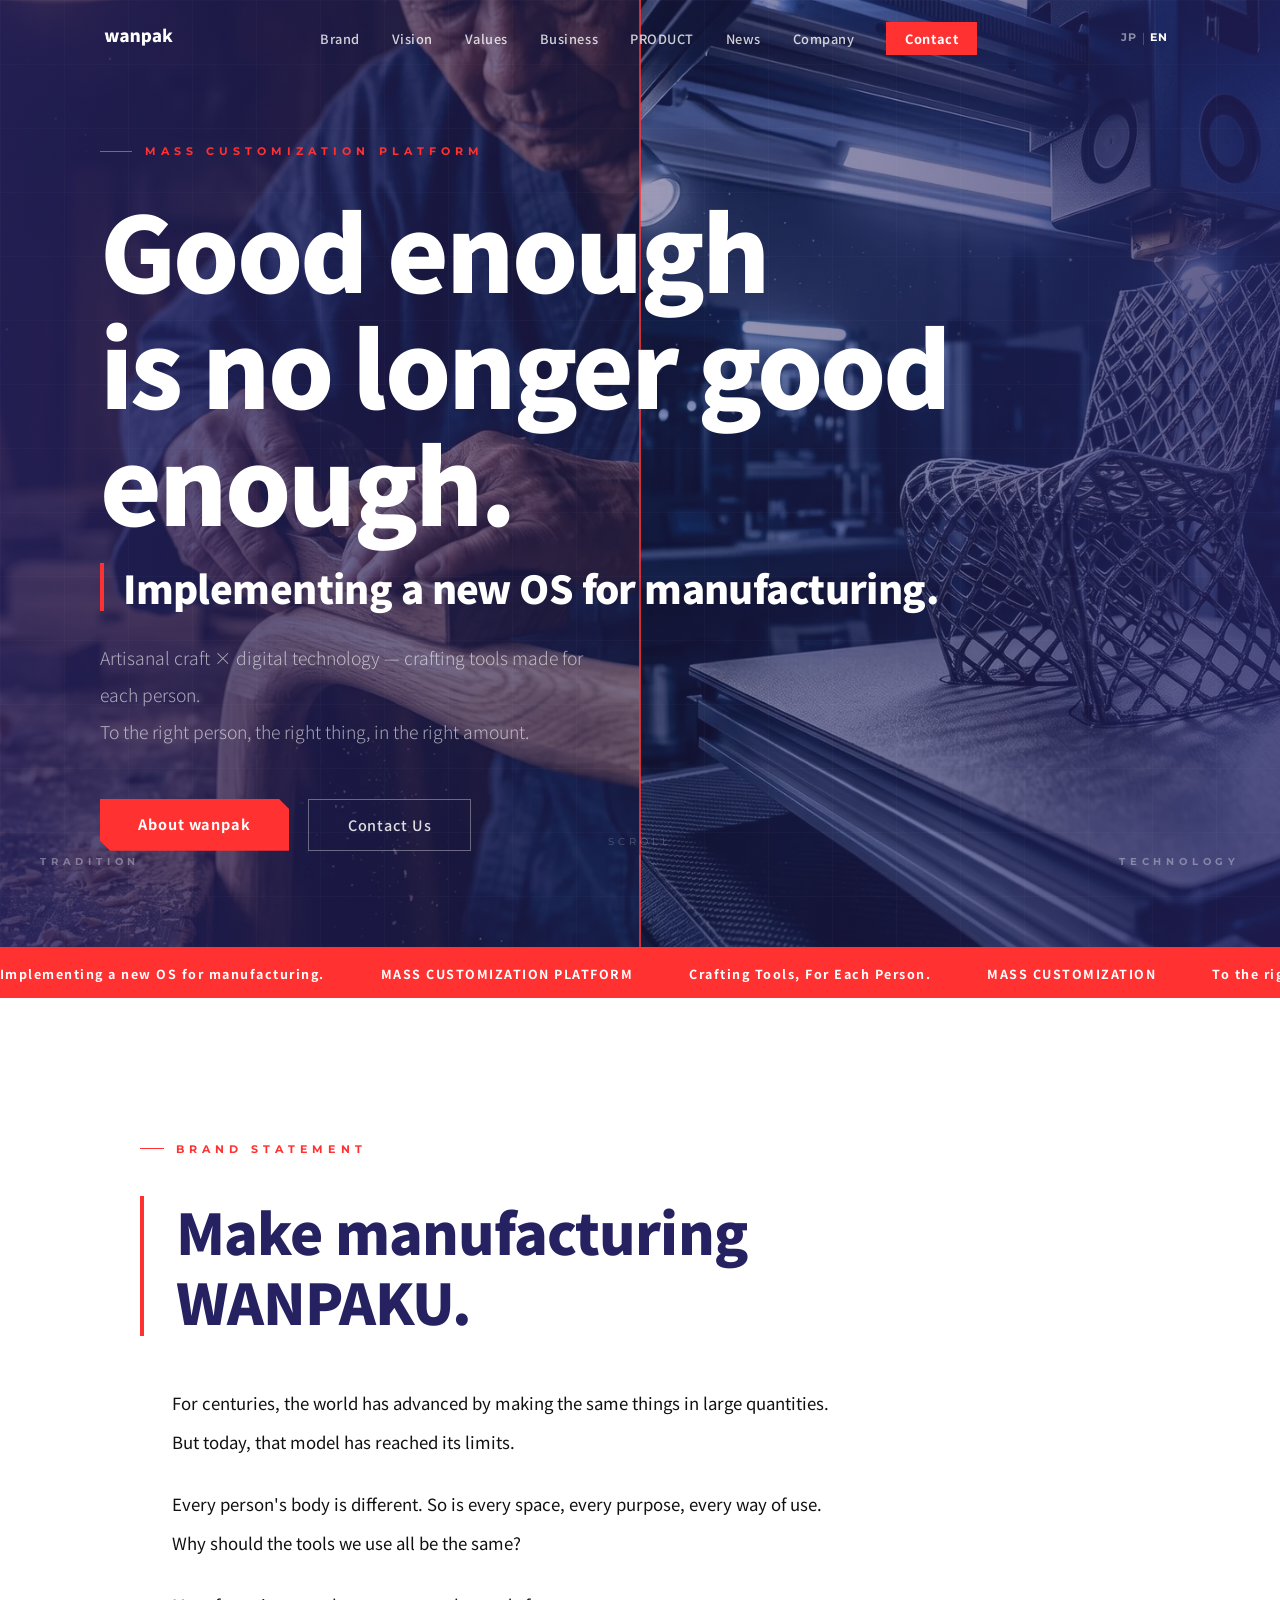
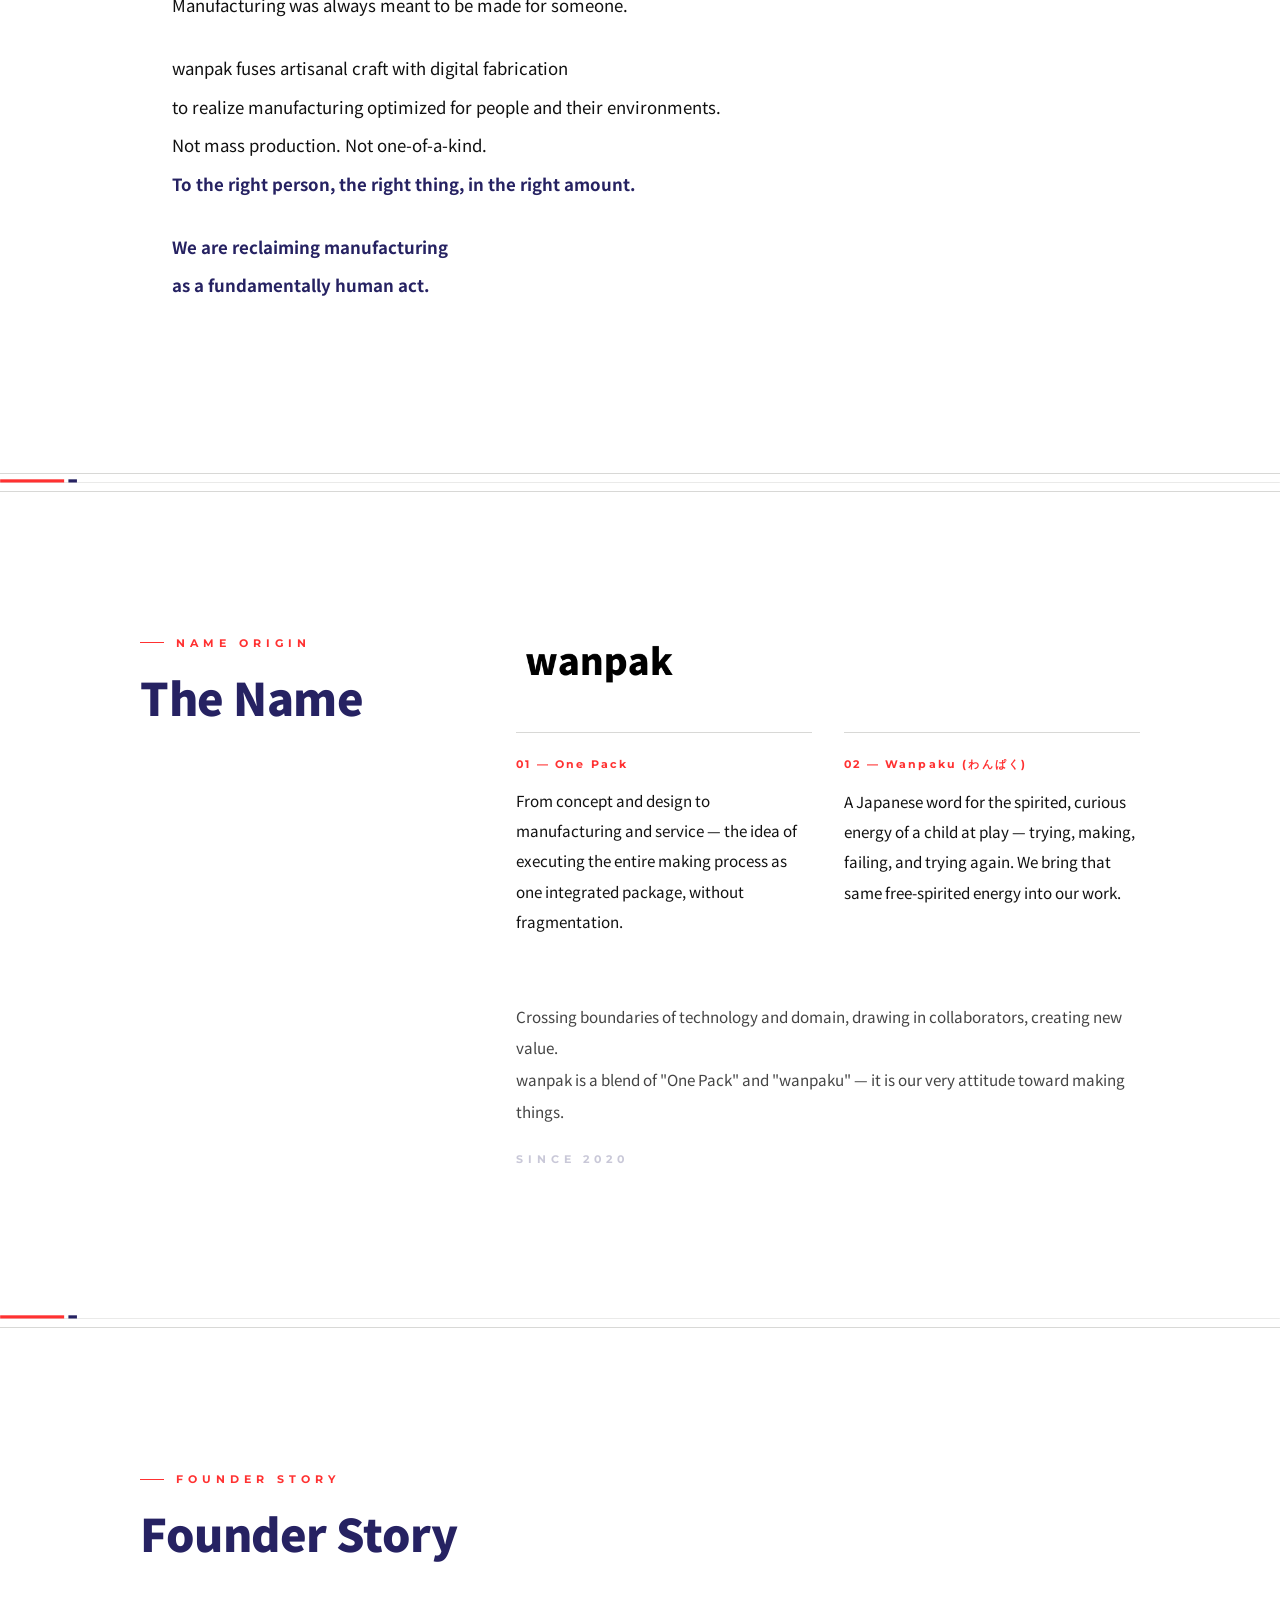
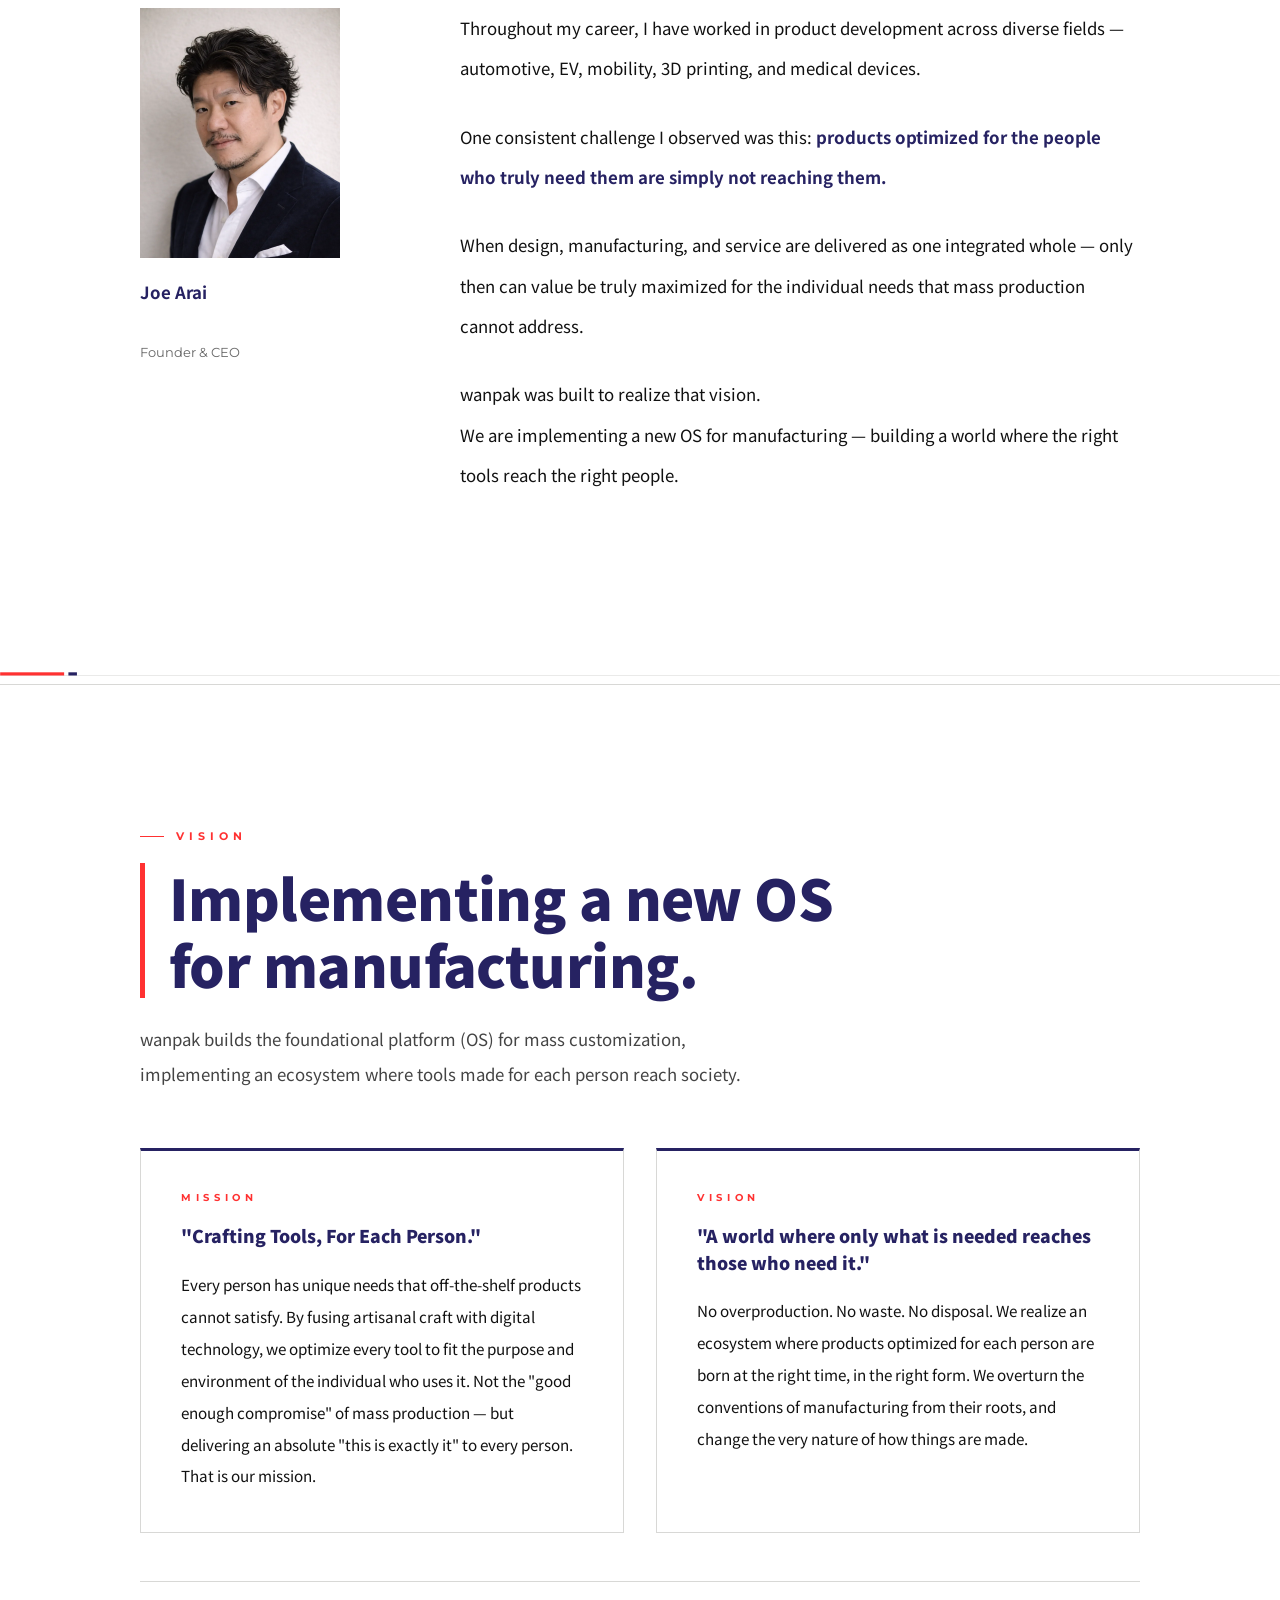
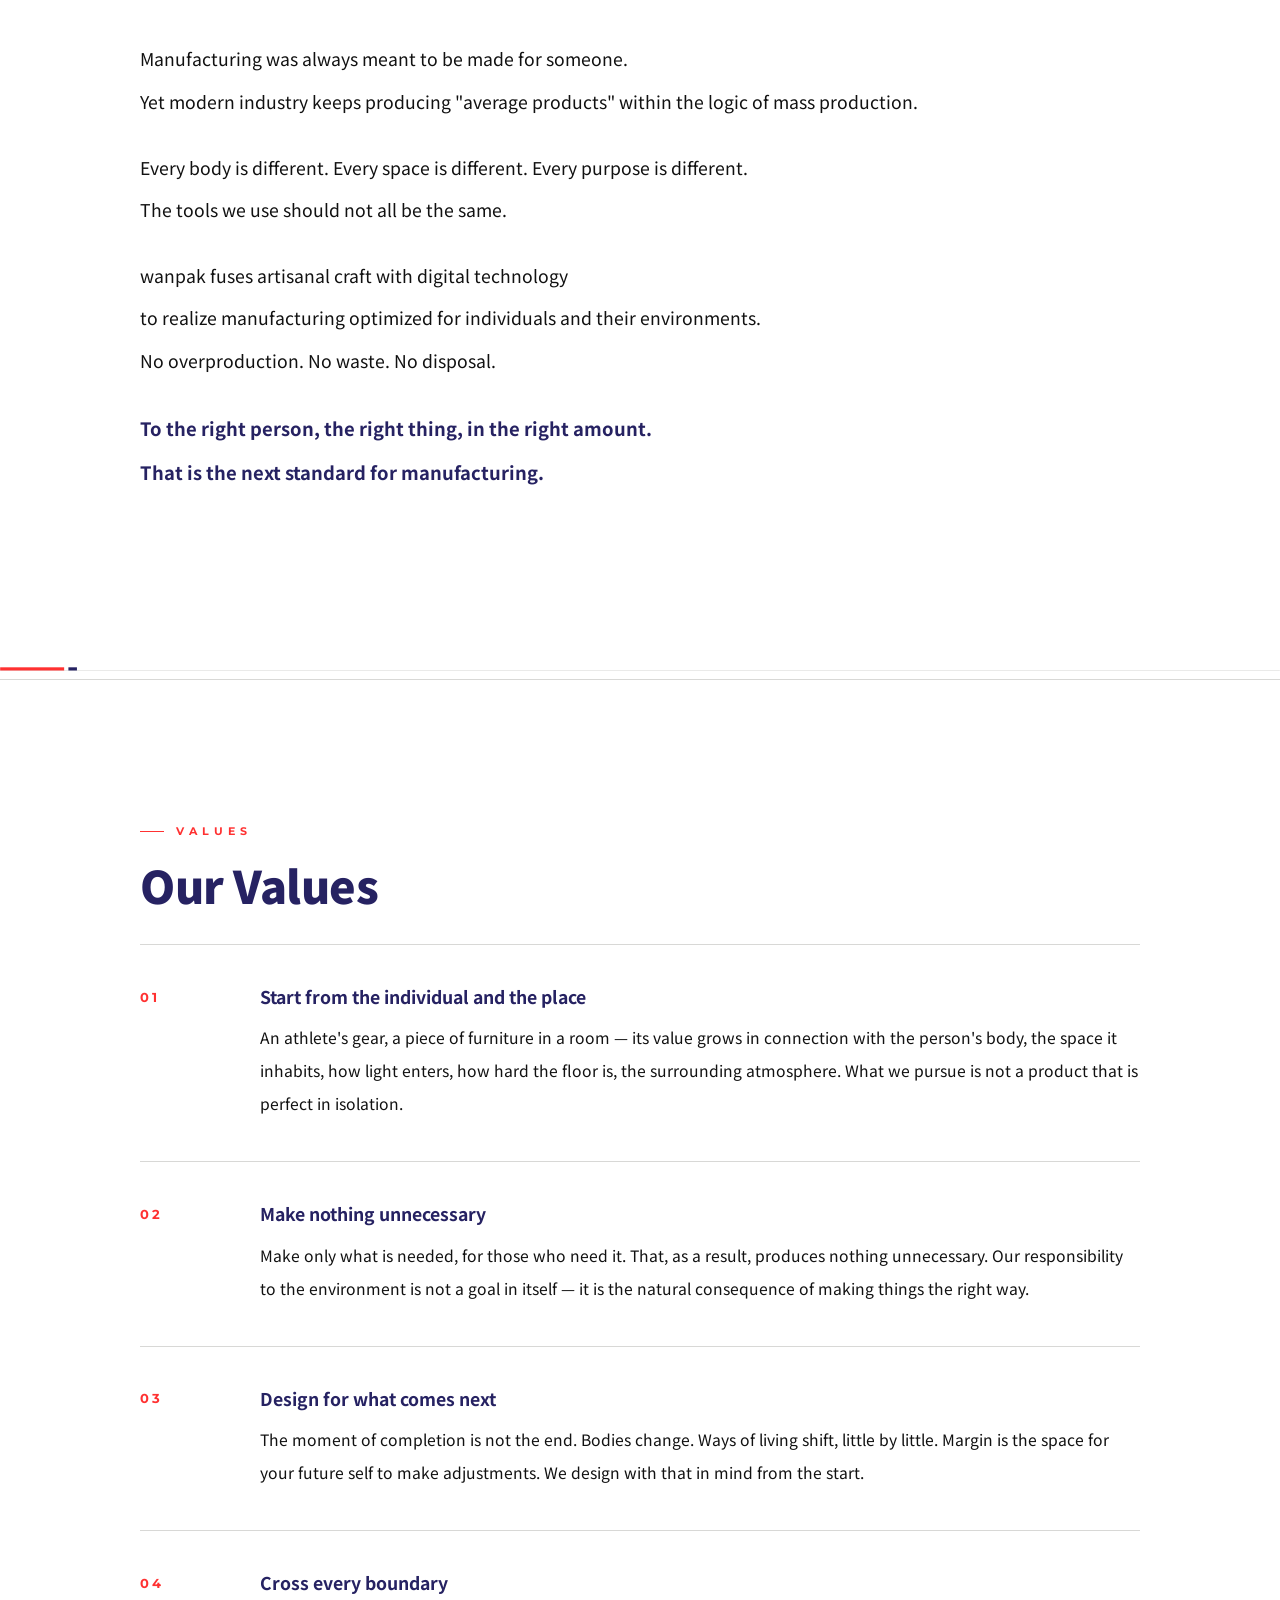
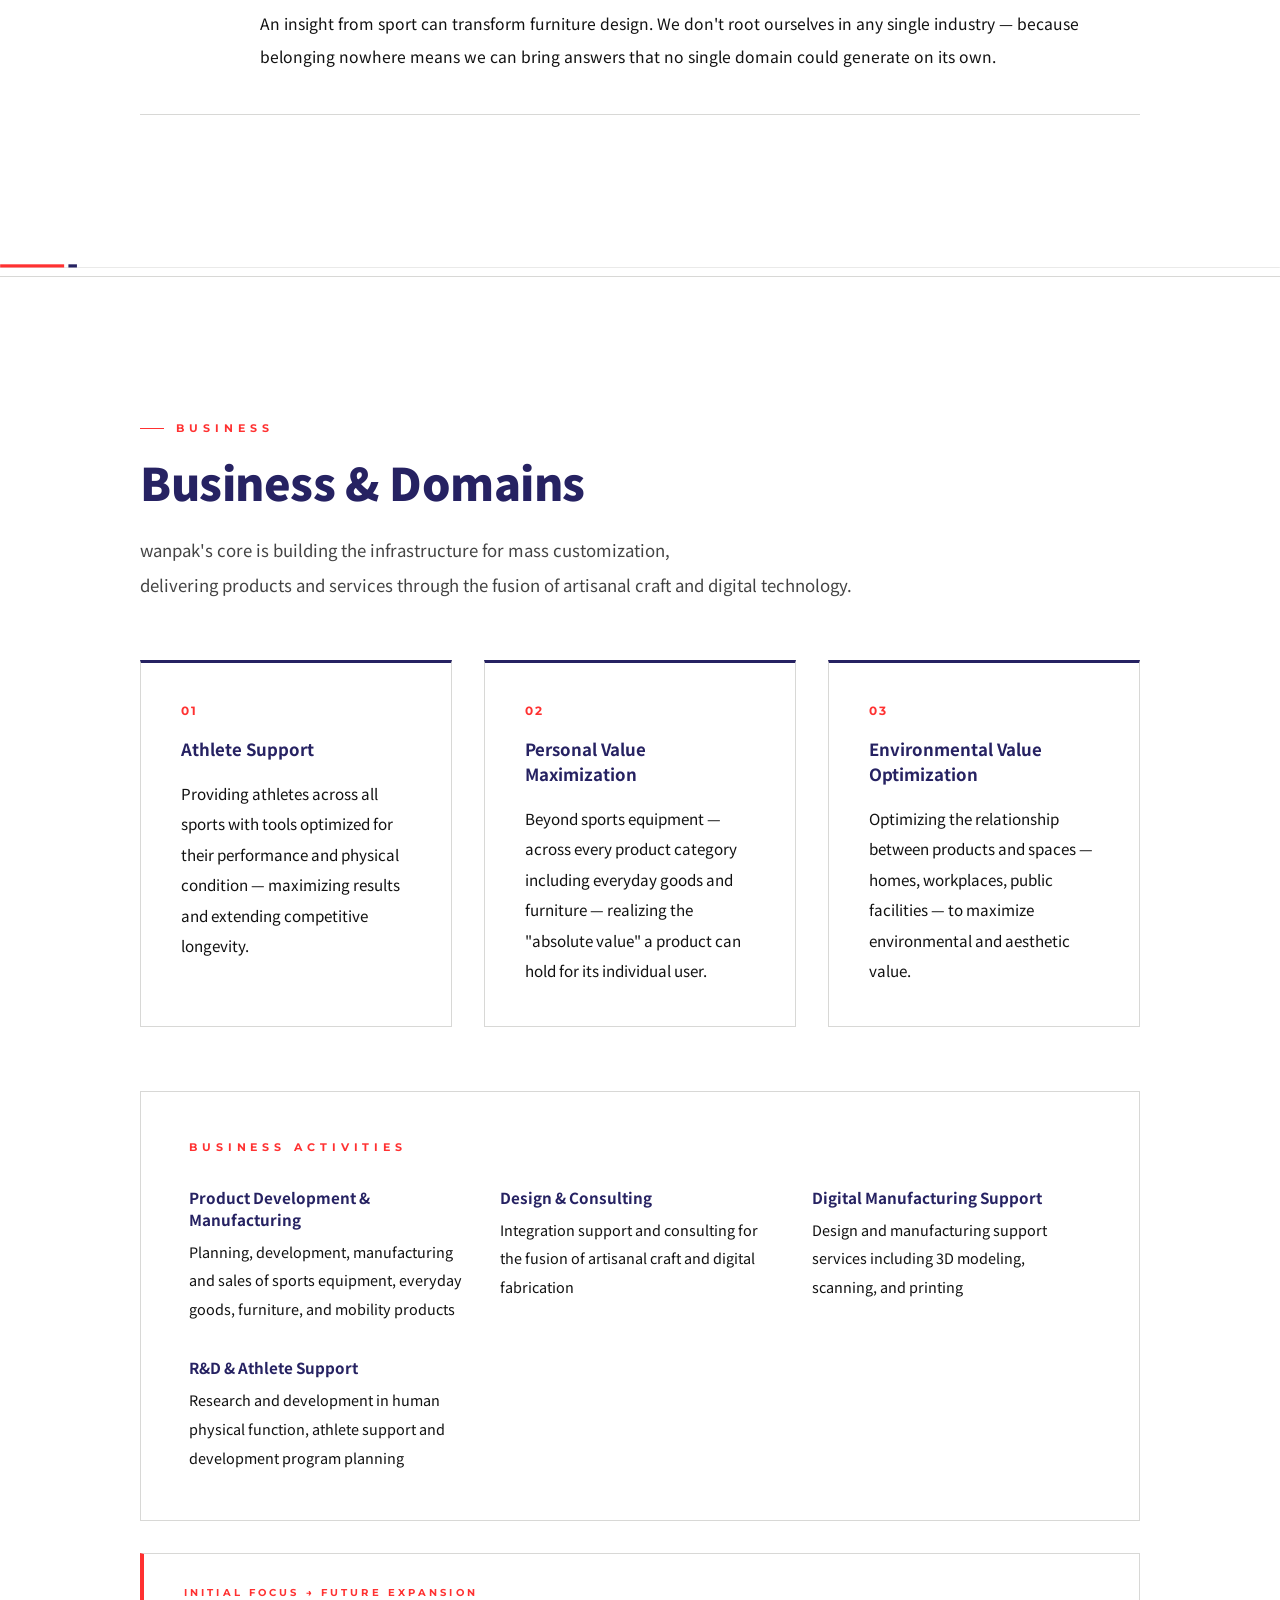
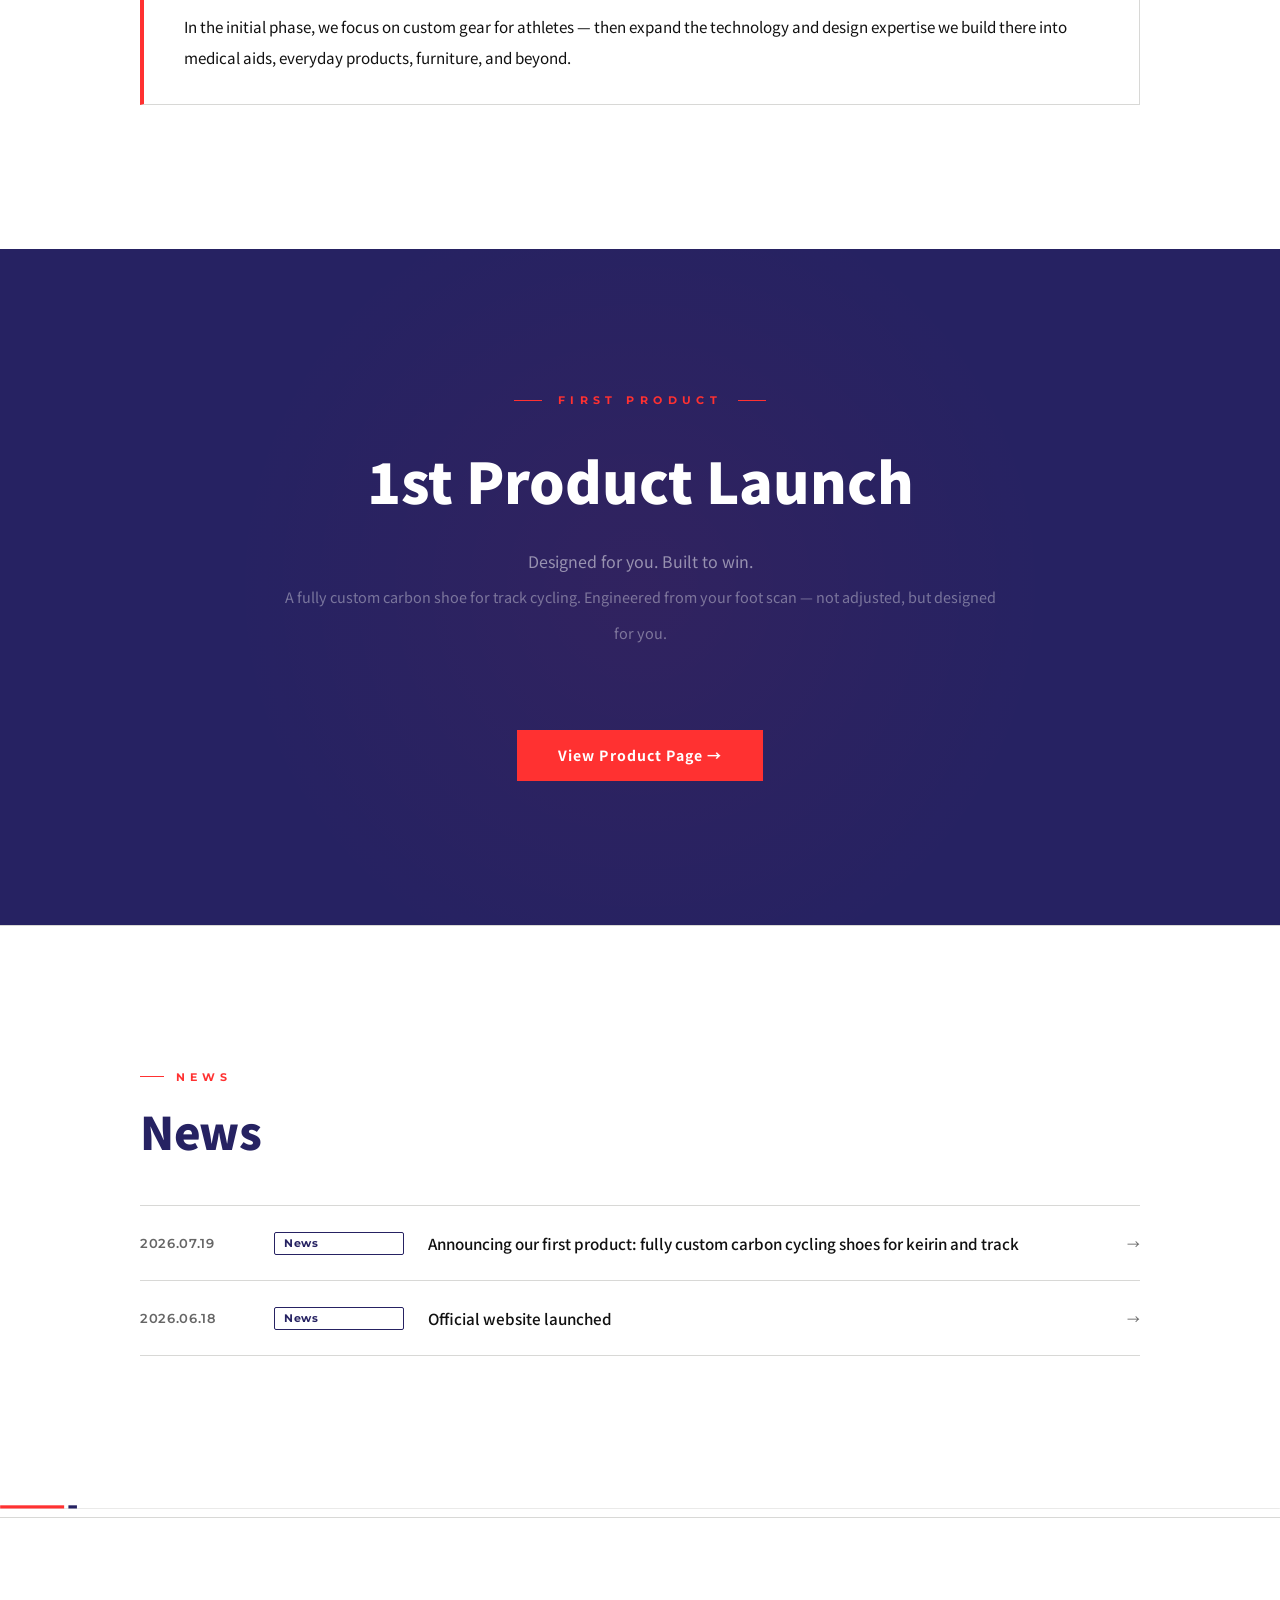
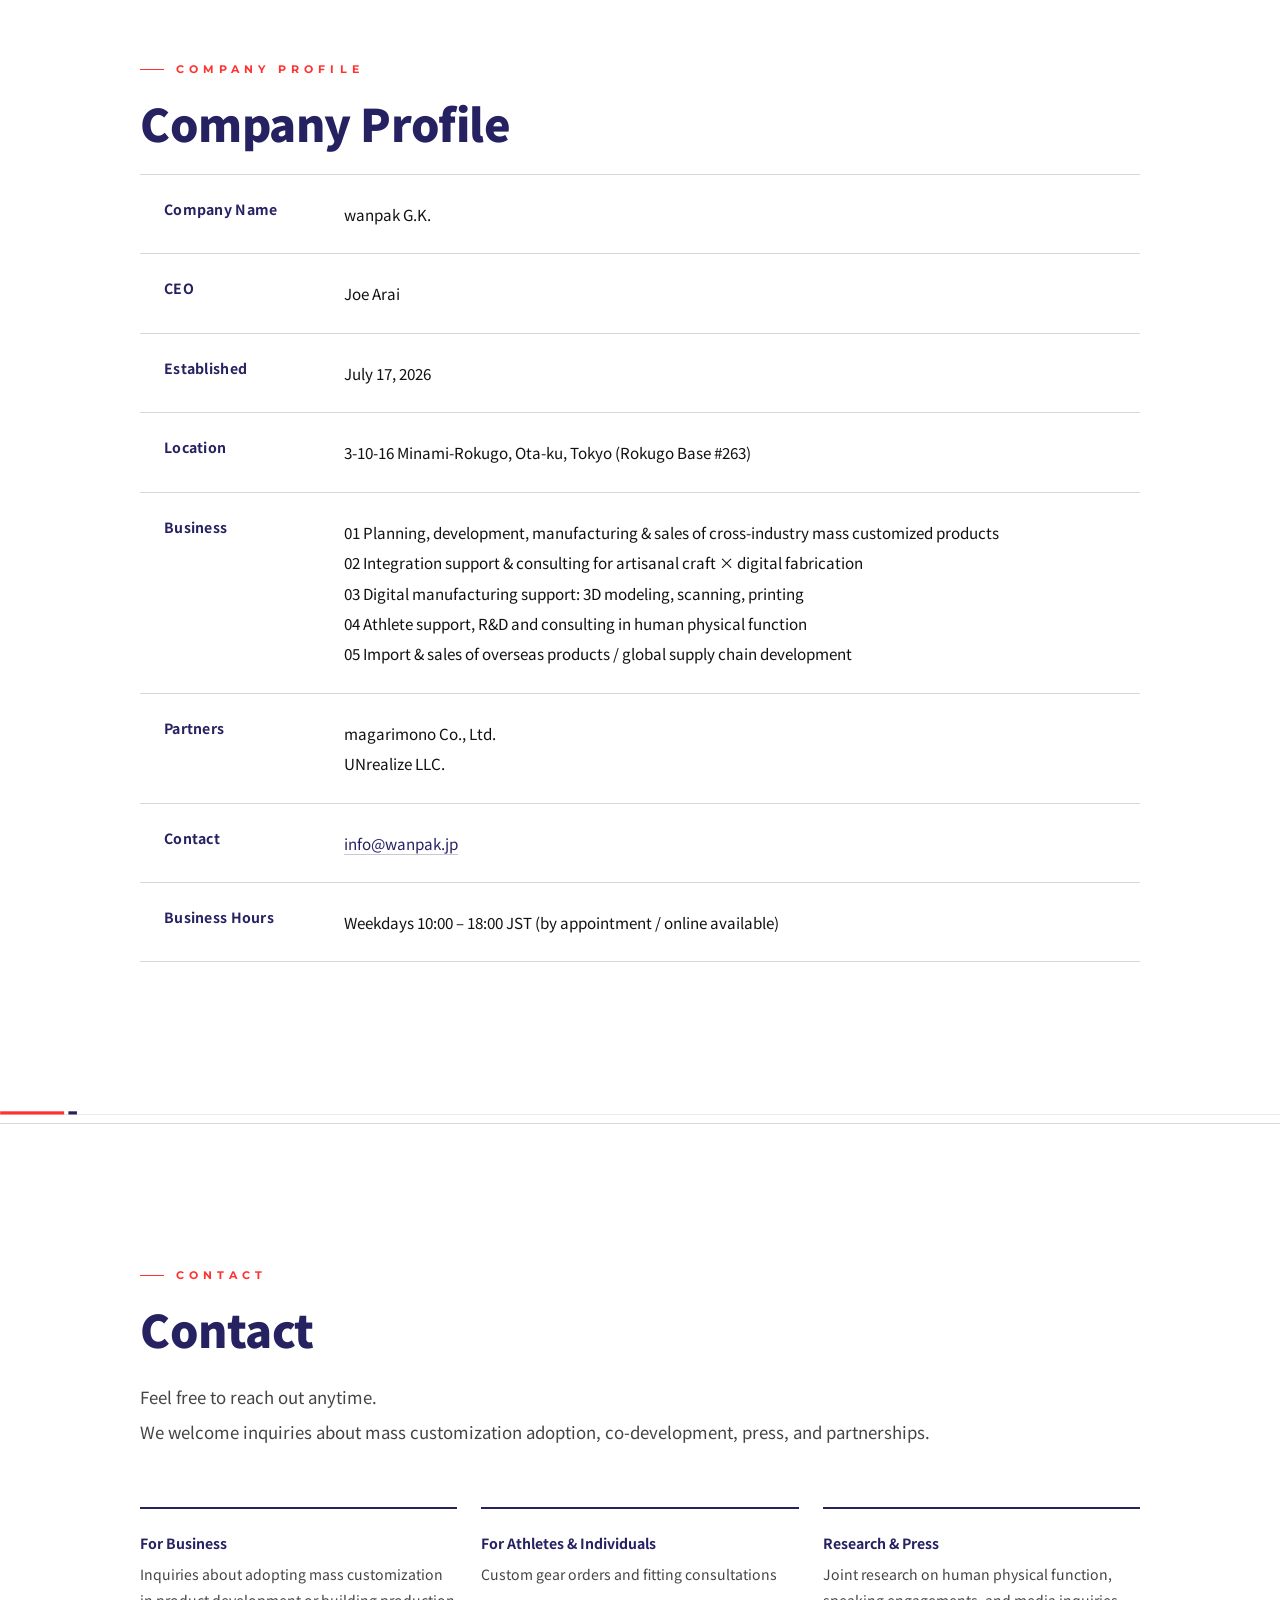
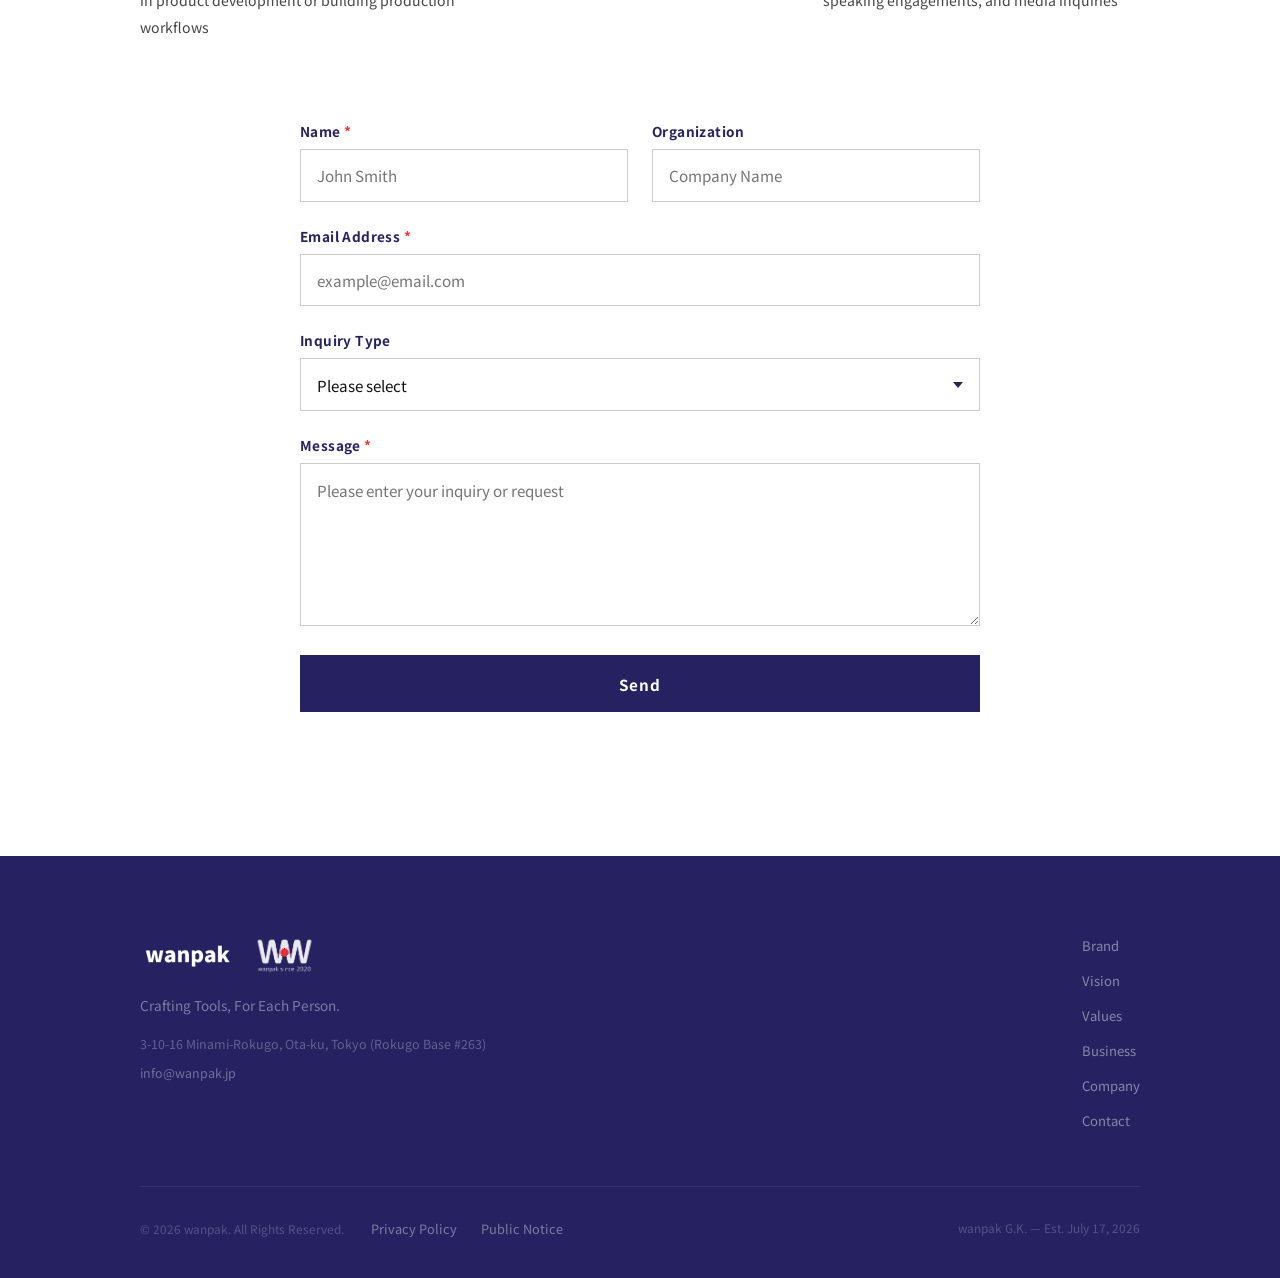
<file: en/index.html>
<!DOCTYPE html>
<html lang="en">
<head>
  <meta charset="UTF-8">
  <meta name="viewport" content="width=device-width, initial-scale=1.0">
  <title>wanpak | Crafting Tools, For Each Person.</title>
  <meta name="description" content="wanpak is a mass customization platform that creates tools made for each individual person. Artisanal craft × digital technology. Launching July 19, 2026.">
  <link rel="canonical" href="https://wanpak.jp/en/">
  <link rel="alternate" hreflang="ja" href="https://wanpak.jp/">
  <link rel="alternate" hreflang="en" href="https://wanpak.jp/en/">
  <link rel="alternate" hreflang="x-default" href="https://wanpak.jp/">
  <meta property="og:title" content="wanpak | Crafting Tools, For Each Person.">
  <meta property="og:description" content="Good enough is no longer good enough. wanpak delivers tools optimized for each individual through mass customization.">
  <meta property="og:type" content="website">
  <meta property="og:url" content="https://wanpak.jp/en/">
  <meta property="og:image" content="https://wanpak.jp/hero_craftsman.png">
  <meta property="og:image:width" content="1200">
  <meta property="og:image:height" content="630">
  <meta name="twitter:card" content="summary_large_image">
  <meta name="twitter:image" content="https://wanpak.jp/hero_craftsman.png">
  <link rel="icon" type="image/png" href="../logo-icon.png">
  <link rel="preconnect" href="https://fonts.googleapis.com">
  <link rel="preconnect" href="https://fonts.gstatic.com" crossorigin>
  <link href="https://fonts.googleapis.com/css2?family=Noto+Sans+JP:wght@300;400;500;700;900&family=Montserrat:wght@300;400;600;700;900&display=swap" rel="stylesheet">
  <link rel="stylesheet" href="../style.css">
  <!-- Google tag (gtag.js) -->
  <script async src="https://www.googletagmanager.com/gtag/js?id=G-YX34YKVZKK"></script>
  <script>
    window.dataLayer = window.dataLayer || [];
    function gtag(){dataLayer.push(arguments);}
    gtag('js', new Date());
    gtag('config', 'G-YX34YKVZKK');
  </script>
</head>
<body>

  <!-- ===== NAVIGATION ===== -->
  <nav id="navbar">
    <div class="nav-container">
      <a href="#hero" class="logo">
        <img src="../logo-white.png" alt="wanpak" class="logo-img" onerror="this.style.display='none';this.nextElementSibling.style.display='inline'">
        <span class="logo-fallback">wanpak<span class="logo-dot"></span></span>
      </a>
      <ul class="nav-links" id="navLinks">
        <li><a href="#brand">Brand</a></li>
        <li><a href="#vision">Vision</a></li>
        <li><a href="#values">Values</a></li>
        <li><a href="#business">Business</a></li>
        <li><a href="#teaser">PRODUCT</a></li>
        <li><a href="#news">News</a></li>
        <li><a href="#company">Company</a></li>
        <li><a href="#contact" class="nav-cta">Contact</a></li>
      </ul>
      <div class="lang-switch">
        <a href="../index.html" class="lang-btn">JP</a>
        <span class="lang-sep">|</span>
        <span class="lang-btn lang-active">EN</span>
      </div>
      <button class="hamburger" id="hamburger" aria-label="Open menu">
        <span></span><span></span><span></span>
      </button>
    </div>
  </nav>

  <!-- ===== HERO ===== -->
  <section id="hero">
    <!-- Split image background -->
    <div class="hero-split">
      <div class="hero-panel hero-panel--left">
        <picture><source srcset="../hero_craftsman.webp" type="image/webp"><img src="../hero_craftsman.png" alt="Artisanal Craft" class="hero-panel-img" fetchpriority="high"></picture>
        <div class="hero-panel-overlay"></div>
        <span class="hero-panel-label">TRADITION</span>
      </div>
      <div class="hero-divider-line"></div>
      <div class="hero-panel hero-panel--right">
        <picture><source srcset="../hero_3dprint.webp" type="image/webp"><img src="../hero_3dprint.png" alt="Digital Technology" class="hero-panel-img" fetchpriority="high"></picture>
        <div class="hero-panel-overlay"></div>
        <span class="hero-panel-label">TECHNOLOGY</span>
      </div>
    </div>
    <div class="hero-grid-bg"></div>
    <div class="hero-content">
      <p class="hero-eyebrow">MASS CUSTOMIZATION PLATFORM</p>
      <h1 class="hero-title">
        Good enough<br>is no longer good enough.
      </h1>
      <p class="hero-os">Implementing a new OS for manufacturing.</p>
      <p class="hero-sub">
        Artisanal craft × digital technology — crafting tools made for each person.<br>
        To the right person, the right thing, in the right amount.
      </p>
      <div class="hero-actions">
        <a href="#brand" class="btn-red">About wanpak</a>
        <a href="#contact" class="btn-ghost">Contact Us</a>
      </div>
    </div>
    <div class="scroll-hint">
      <span>SCROLL</span>
      <div class="scroll-line"></div>
    </div>
  </section>

  <!-- ===== MARQUEE ===== -->
  <div class="marquee-bar">
    <div class="marquee-inner">
      <span>Implementing a new OS for manufacturing.</span>
      <span>MASS CUSTOMIZATION PLATFORM</span>
      <span>Crafting Tools, For Each Person.</span>
      <span>MASS CUSTOMIZATION</span>
      <span>To the right person, the right thing, in the right amount.</span>
      <span>MASS CUSTOMIZATION PLATFORM</span>
      <span>Implementing a new OS for manufacturing.</span>
      <span>MASS CUSTOMIZATION</span>
    </div>
  </div>

  <!-- ===== BRAND STATEMENT ===== -->
  <section id="brand" class="brand-statement">
    <div class="container">
      <div class="bs-wrap">
        <div class="bs-label">BRAND STATEMENT</div>
        <blockquote class="bs-quote">
          Make manufacturing<br>WANPAKU.
        </blockquote>
        <div class="bs-body">
          <p>
            For centuries, the world has advanced by making the same things in large quantities.<br>
            But today, that model has reached its limits.
          </p>
          <p>
            Every person's body is different. So is every space, every purpose, every way of use.<br>
            Why should the tools we use all be the same?
          </p>
          <p>
            Manufacturing was always meant to be made for someone.
          </p>
          <p>
            wanpak fuses artisanal craft with digital fabrication<br>
            to realize manufacturing optimized for people and their environments.<br>
            Not mass production. Not one-of-a-kind.<br>
            <strong>To the right person, the right thing, in the right amount.</strong>
          </p>
          <p class="bs-closing">
            We are reclaiming manufacturing<br>
            as a fundamentally human act.
          </p>
        </div>
      </div>
    </div>
  </section>
  <img src="../divider.svg" class="section-divider" aria-hidden="true">

  <!-- ===== NAME ORIGIN ===== -->
  <section id="name-origin" class="name-section">
    <div class="container">
      <div class="name-wrap">
        <div class="name-left">
          <div class="section-label">NAME ORIGIN</div>
          <h2 class="section-title">The Name</h2>
        </div>
        <div class="name-right reveal">
          <div class="name-logo-wrap">
            <img src="../logo-text.png" alt="wanpak" class="name-logo-img"
              onerror="this.style.display='none';this.nextElementSibling.style.display='block'">
            <span class="name-logo-fallback">wanpak</span>
          </div>
          <div class="name-meanings">
            <div class="name-meaning">
              <div class="name-meaning-tag">01 — One Pack</div>
              <p>From concept and design to manufacturing and service — the idea of executing the entire making process as one integrated package, without fragmentation.</p>
            </div>
            <div class="name-meaning">
              <div class="name-meaning-tag">02 — Wanpaku (わんぱく)</div>
              <p>A Japanese word for the spirited, curious energy of a child at play — trying, making, failing, and trying again. We bring that same free-spirited energy into our work.</p>
            </div>
          </div>
          <p class="name-closing">
            Crossing boundaries of technology and domain, drawing in collaborators, creating new value.<br>
            wanpak is a blend of "One Pack" and "wanpaku" — it is our very attitude toward making things.
          </p>
          <div class="name-since">SINCE 2020</div>
        </div>
      </div>
    </div>
  </section>
  <img src="../divider.svg" class="section-divider" aria-hidden="true">

  <!-- ===== FOUNDER STORY ===== -->
  <section id="greeting" class="greeting-section">
    <div class="container">
      <div class="section-label">FOUNDER STORY</div>
      <h2 class="section-title">Founder Story</h2>
      <div class="greeting-wrap">
        <div class="greeting-portrait reveal">
          <div class="portrait-box">
            <picture><source srcset="../ceo-portrait.webp" type="image/webp"><img src="../ceo-portrait.png" alt="Joe Arai" class="portrait-img" loading="lazy"></picture>
          </div>
          <div class="portrait-caption">
            <strong>Joe Arai</strong><br>
            <span>Founder & CEO</span>
          </div>
        </div>
        <div class="greeting-text reveal">
          <p>
            Throughout my career, I have worked in product development across diverse fields —
            automotive, EV, mobility, 3D printing, and medical devices.
          </p>
          <p>
            One consistent challenge I observed was this: <strong>products optimized for the people who truly need them are simply not reaching them.</strong>
          </p>
          <p>
            When design, manufacturing, and service are delivered as one integrated whole —
            only then can value be truly maximized for the individual needs that mass production cannot address.
          </p>
          <p>
            wanpak was built to realize that vision.<br>
            We are implementing a new OS for manufacturing — building a world where the right tools reach the right people.
          </p>
        </div>
      </div>
    </div>
  </section>
  <img src="../divider.svg" class="section-divider" aria-hidden="true">

  <!-- ===== VISION ===== -->
  <section id="vision" class="vision-section">
    <div class="container">
      <div class="section-label">VISION</div>
      <h2 class="section-title vision-os-title">Implementing a new OS<br>for manufacturing.</h2>
      <p class="section-desc">
        wanpak builds the foundational platform (OS) for mass customization,<br>
        implementing an ecosystem where tools made for each person reach society.
      </p>

      <div class="mv-blocks">
        <div class="mv-block reveal">
          <div class="mv-tag">MISSION</div>
          <h3 class="mv-headline">"Crafting Tools, For Each Person."</h3>
          <p class="mv-body">
            Every person has unique needs that off-the-shelf products cannot satisfy.
            By fusing artisanal craft with digital technology, we optimize every tool to fit the purpose and environment of the individual who uses it.
            Not the "good enough compromise" of mass production — but delivering an absolute "this is exactly it" to every person. That is our mission.
          </p>
        </div>
        <div class="mv-block reveal">
          <div class="mv-tag">VISION</div>
          <h3 class="mv-headline">"A world where only what is needed reaches those who need it."</h3>
          <p class="mv-body">
            No overproduction. No waste. No disposal. We realize an ecosystem where products optimized for each person are born at the right time, in the right form.
            We overturn the conventions of manufacturing from their roots, and change the very nature of how things are made.
          </p>
        </div>
      </div>

      <div class="vision-manifesto reveal">
        <p>
          Manufacturing was always meant to be made for someone.<br>
          Yet modern industry keeps producing "average products" within the logic of mass production.
        </p>
        <p>
          Every body is different. Every space is different. Every purpose is different.<br>
          The tools we use should not all be the same.
        </p>
        <p>
          wanpak fuses artisanal craft with digital technology<br>
          to realize manufacturing optimized for individuals and their environments.<br>
          No overproduction. No waste. No disposal.
        </p>
        <p class="manifesto-close">
          To the right person, the right thing, in the right amount.<br>
          That is the next standard for manufacturing.
        </p>
      </div>
    </div>
  </section>
  <img src="../divider.svg" class="section-divider" aria-hidden="true">

  <!-- ===== CORE VALUES ===== -->
  <section id="values" class="values-section">
    <div class="container">
      <div class="section-label">VALUES</div>
      <h2 class="section-title">Our Values</h2>
      <div class="values-list">
        <div class="value-item reveal">
          <div class="value-num">01</div>
          <div class="value-body">
            <h3>Start from the individual and the place</h3>
            <p>An athlete's gear, a piece of furniture in a room — its value grows in connection with the person's body, the space it inhabits, how light enters, how hard the floor is, the surrounding atmosphere. What we pursue is not a product that is perfect in isolation.</p>
          </div>
        </div>
        <div class="value-item reveal">
          <div class="value-num">02</div>
          <div class="value-body">
            <h3>Make nothing unnecessary</h3>
            <p>Make only what is needed, for those who need it. That, as a result, produces nothing unnecessary. Our responsibility to the environment is not a goal in itself — it is the natural consequence of making things the right way.</p>
          </div>
        </div>
        <div class="value-item reveal">
          <div class="value-num">03</div>
          <div class="value-body">
            <h3>Design for what comes next</h3>
            <p>The moment of completion is not the end. Bodies change. Ways of living shift, little by little. Margin is the space for your future self to make adjustments. We design with that in mind from the start.</p>
          </div>
        </div>
        <div class="value-item reveal">
          <div class="value-num">04</div>
          <div class="value-body">
            <h3>Cross every boundary</h3>
            <p>An insight from sport can transform furniture design. We don't root ourselves in any single industry — because belonging nowhere means we can bring answers that no single domain could generate on its own.</p>
          </div>
        </div>
      </div>
    </div>
  </section>
  <img src="../divider.svg" class="section-divider" aria-hidden="true">

  <!-- ===== BUSINESS ===== -->
  <section id="business" class="business-section">
    <div class="container">
      <div class="section-label">BUSINESS</div>
      <h2 class="section-title">Business &amp; Domains</h2>
      <p class="section-desc">
        wanpak's core is building the infrastructure for mass customization,<br>
        delivering products and services through the fusion of artisanal craft and digital technology.
      </p>

      <div class="biz-domains">
        <div class="biz-domain reveal">
          <div class="biz-domain-num">01</div>
          <h3>Athlete Support</h3>
          <p>Providing athletes across all sports with tools optimized for their performance and physical condition — maximizing results and extending competitive longevity.</p>
        </div>
        <div class="biz-domain reveal">
          <div class="biz-domain-num">02</div>
          <h3>Personal Value Maximization</h3>
          <p>Beyond sports equipment — across every product category including everyday goods and furniture — realizing the "absolute value" a product can hold for its individual user.</p>
        </div>
        <div class="biz-domain reveal">
          <div class="biz-domain-num">03</div>
          <h3>Environmental Value Optimization</h3>
          <p>Optimizing the relationship between products and spaces — homes, workplaces, public facilities — to maximize environmental and aesthetic value.</p>
        </div>
      </div>

      <div class="biz-activities reveal">
        <div class="biz-act-title">BUSINESS ACTIVITIES</div>
        <div class="biz-act-grid">
          <div class="biz-act-item">
            <h4>Product Development &amp; Manufacturing</h4>
            <p>Planning, development, manufacturing and sales of sports equipment, everyday goods, furniture, and mobility products</p>
          </div>
          <div class="biz-act-item">
            <h4>Design &amp; Consulting</h4>
            <p>Integration support and consulting for the fusion of artisanal craft and digital fabrication</p>
          </div>
          <div class="biz-act-item">
            <h4>Digital Manufacturing Support</h4>
            <p>Design and manufacturing support services including 3D modeling, scanning, and printing</p>
          </div>
          <div class="biz-act-item">
            <h4>R&amp;D &amp; Athlete Support</h4>
            <p>Research and development in human physical function, athlete support and development program planning</p>
          </div>
        </div>
      </div>

      <div class="biz-future reveal">
        <div class="biz-future-label">INITIAL FOCUS → FUTURE EXPANSION</div>
        <p>In the initial phase, we focus on custom gear for athletes — then expand the technology and design expertise we build there into medical aids, everyday products, furniture, and beyond.</p>
      </div>
    </div>
  </section>

  <!-- ===== FIRST PRODUCT TEASER ===== -->
  <section id="teaser">
    <div class="teaser-inner">
      <div class="teaser-eyebrow">FIRST PRODUCT</div>
      <h2 class="teaser-title">1st Product, coming soon.</h2>
      <p class="teaser-desc">
        We are preparing wanpak's first product.<br>
        Launching July 19, 2026. Stay tuned.
      </p>
      <div class="cd-wrap">
        <div class="cd-label-top">PUBLIC IN</div>
        <div class="countdown" id="countdown">
          <div class="cd-block">
            <span class="cd-num" id="cd-days">--</span>
            <span class="cd-unit">DAYS</span>
          </div>
          <div class="cd-colon">:</div>
          <div class="cd-block">
            <span class="cd-num" id="cd-hours">--</span>
            <span class="cd-unit">HOURS</span>
          </div>
          <div class="cd-colon">:</div>
          <div class="cd-block">
            <span class="cd-num" id="cd-mins">--</span>
            <span class="cd-unit">MINS</span>
          </div>
          <div class="cd-colon">:</div>
          <div class="cd-block">
            <span class="cd-num" id="cd-secs">--</span>
            <span class="cd-unit">SECS</span>
          </div>
        </div>
        <div class="cd-date">2026.07.19</div>
      </div>
      <button id="btn-subscribe" class="btn-teaser" type="button"
              data-open-text="Stay Updated →"
              data-close-text="Close ×"
              data-error-text="Please enter a valid email address">Stay Updated →</button>

      <!-- ===== INLINE SUBSCRIBE FORM ===== -->
      <div id="subscribe-form-wrap" class="subscribe-form-wrap" aria-hidden="true">
        <form id="subscribe-form" class="subscribe-form" novalidate>
          <div class="sf-group">
            <label for="sf-email">Email Address <span class="sf-req">*</span></label>
            <input type="email" id="sf-email" name="email" required
                   placeholder="example@email.com" autocomplete="email">
            <span class="sf-error" id="sf-email-error">Please enter a valid email address</span>
          </div>
          <div class="sf-row">
            <div class="sf-group">
              <label for="sf-name">Name <span class="sf-opt">optional</span></label>
              <input type="text" id="sf-name" name="name" placeholder="John Smith" autocomplete="name">
            </div>
            <div class="sf-group">
              <label for="sf-affil">Affiliation / Role <span class="sf-opt">optional</span></label>
              <input type="text" id="sf-affil" name="affiliation"
                     placeholder="e.g. Athlete, Industry, Media, etc.">
            </div>
          </div>
          <p class="sf-note">Your email will only be used to send you wanpak updates.</p>
          <div class="sf-actions">
            <button type="submit" class="btn-sf-submit">Subscribe</button>
            <button type="button" id="btn-subscribe-close" class="btn-sf-cancel">Cancel</button>
          </div>
        </form>
        <div id="subscribe-success" class="subscribe-success" hidden>
          <p>Thank you for subscribing.<br>We'll keep you updated.</p>
        </div>
      </div>

    </div>
  </section>

  <!-- ===== NEWS ===== -->
  <section id="news" class="news-section">
    <div class="container">
      <div class="section-label">NEWS</div>
      <h2 class="section-title">News</h2>

      <div class="news-list">
        <!-- News item template (copy this format when adding new items)
        <button class="news-item reveal" data-modal="news-XX">
          <time class="news-date">2026.06.30</time>
          <span class="news-tag">Press Release</span>
          <h3 class="news-title">Title goes here</h3>
          <span class="news-arrow">→</span>
        </button>
        -->
        <button class="news-item reveal" data-modal="news-02">
          <time class="news-date">2026.07.19</time>
          <span class="news-tag">News</span>
          <h3 class="news-title">Announcing our first product: fully custom carbon cycling shoes for keirin and track</h3>
          <span class="news-arrow">→</span>
        </button>
        <button class="news-item reveal" data-modal="news-01">
          <time class="news-date">2026.06.18</time>
          <span class="news-tag">News</span>
          <h3 class="news-title">Official website launched</h3>
          <span class="news-arrow">→</span>
        </button>
      </div>
    </div>
  </section>
  <img src="../divider.svg" class="section-divider" aria-hidden="true">

  <!-- ===== COMPANY PROFILE ===== -->
  <section id="company" class="company-section">
    <div class="container">
      <div class="section-label">COMPANY PROFILE</div>
      <h2 class="section-title">Company Profile</h2>
      <div class="company-wrap">
        <table class="company-table">
          <tbody>
            <tr>
              <th>Company Name</th>
              <td>wanpak G.K.</td>
            </tr>
            <tr>
              <th>CEO</th>
              <td>Joe Arai</td>
            </tr>
            <tr>
              <th>Established</th>
              <td>July 17, 2026</td>
            </tr>
            <tr>
              <th>Location</th>
              <td>3-10-16 Minami-Rokugo, Ota-ku, Tokyo (Rokugo Base #263)</td>
            </tr>
            <tr>
              <th>Business</th>
              <td>
                01 Planning, development, manufacturing &amp; sales of cross-industry mass customized products<br>
                02 Integration support &amp; consulting for artisanal craft × digital fabrication<br>
                03 Digital manufacturing support: 3D modeling, scanning, printing<br>
                04 Athlete support, R&amp;D and consulting in human physical function<br>
                05 Import &amp; sales of overseas products / global supply chain development
              </td>
            </tr>
            <tr>
              <th>Partners</th>
              <td>
                magarimono Co., Ltd.<br>
                UNrealize LLC.
              </td>
            </tr>
            <tr>
              <th>Contact</th>
              <td><a href="mailto:info@wanpak.jp">info@wanpak.jp</a></td>
            </tr>
            <tr>
              <th>Business Hours</th>
              <td>Weekdays 10:00 – 18:00 JST (by appointment / online available)</td>
            </tr>
          </tbody>
        </table>
      </div>
    </div>
  </section>
  <img src="../divider.svg" class="section-divider" aria-hidden="true">

  <!-- ===== CONTACT ===== -->
  <section id="contact" class="contact-section">
    <div class="container">
      <div class="section-label">CONTACT</div>
      <h2 class="section-title">Contact</h2>
      <p class="section-desc">
        Feel free to reach out anytime.<br>
        We welcome inquiries about mass customization adoption, co-development, press, and partnerships.
      </p>

      <div class="contact-menu reveal">
        <div class="contact-menu-item">
          <div class="contact-menu-title">For Business</div>
          <p>Inquiries about adopting mass customization in product development or building production workflows</p>
        </div>
        <div class="contact-menu-item">
          <div class="contact-menu-title">For Athletes &amp; Individuals</div>
          <p>Custom gear orders and fitting consultations</p>
        </div>
        <div class="contact-menu-item">
          <div class="contact-menu-title">Research &amp; Press</div>
          <p>Joint research on human physical function, speaking engagements, and media inquiries</p>
        </div>
      </div>

      <form class="contact-form" name="contact-en" method="POST" netlify netlify-honeypot="bot-field">
        <input type="hidden" name="form-name" value="contact-en">
        <p class="visually-hidden"><label>Bot field: <input name="bot-field"></label></p>
        <div class="form-row">
          <div class="form-group">
            <label for="name">Name <span class="req">*</span></label>
            <input type="text" id="name" name="name" required placeholder="John Smith">
          </div>
          <div class="form-group">
            <label for="org">Organization</label>
            <input type="text" id="org" name="organization" placeholder="Company Name">
          </div>
        </div>
        <div class="form-group">
          <label for="email">Email Address <span class="req">*</span></label>
          <input type="email" id="email" name="email" required placeholder="example@email.com">
        </div>
        <div class="form-group">
          <label for="inquiry">Inquiry Type</label>
          <select id="inquiry" name="inquiry">
            <option value="">Please select</option>
            <option value="product">About the product (request updates)</option>
            <option value="biz">Business solution inquiry</option>
            <option value="athlete">Athlete / individual inquiry</option>
            <option value="partnership">Partnership</option>
            <option value="press">Press / media</option>
            <option value="investment">Investment / capital alliance</option>
            <option value="other">Other</option>
          </select>
        </div>
        <div class="form-group">
          <label for="message">Message <span class="req">*</span></label>
          <textarea id="message" name="message" required placeholder="Please enter your inquiry or request" rows="6"></textarea>
        </div>
        <button type="submit" class="btn-submit">Send</button>
      </form>
    </div>
  </section>

  <!-- ===== NEWS MODAL ===== -->
  <div id="news-modal" class="news-modal" aria-hidden="true" role="dialog" aria-modal="true">
    <div class="news-modal-overlay"></div>
    <div class="news-modal-inner">
      <button class="news-modal-close" aria-label="Close">×</button>
      <div class="news-modal-content"></div>
    </div>
  </div>

  <!-- ===== NEWS ARTICLE TEMPLATES ===== -->
  <template id="news-02">
    <div class="nmt-tag">News</div>
    <time class="nmt-date">July 19, 2026</time>
    <h2 class="nmt-title">Announcing our first product: fully custom carbon cycling shoes for keirin and track</h2>
    <div class="nmt-body">
      <p>wanpak is proud to announce the development of its first product: <strong>fully custom carbon cycling shoes for keirin and track competition.</strong></p>
      <p>We are building shoes that are not adjusted to fit you — they are designed from the ground up around you. Using precise measurements of your foot and a range of individual data, we tailor both fit and stiffness feel for each individual athlete. Your body's measurements determine everything about your shoes.</p>
      <p>The fusion of deep craftsmanship knowledge and digital fabrication technology allows us to deliver the performance that Japan's top athletes demand on the competition floor.</p>
      <p><strong>Timeline</strong><br>Beginning in 2027, we will provide prototype shoes to top keirin and track athletes for evaluation. Full-scale production and orders are scheduled to begin in 2028.</p>
      <p>Learn more on our <a href="/en/product.html">Product page</a>. To receive updates, please subscribe via the "Stay Updated" button on this page.</p>
    </div>
  </template>

  <template id="news-01">
    <div class="nmt-tag">News</div>
    <time class="nmt-date">June 18, 2026</time>
    <h2 class="nmt-title">Official website launched</h2>
    <div class="nmt-body">
      <p>wanpak G.K. has officially launched its website at <strong>wanpak.jp</strong>.</p>
      <p>With the mission to "create a world without off-the-shelf limitations," wanpak delivers mass customization for every individual — combining artisanal craft with digital technology to create tools perfectly optimized for each person's body, purpose, and environment.</p>
      <p>wanpak G.K. officially incorporated on July 17, 2026. Our first product launches July 19, 2026 — see the product page for details.</p>
      <p>To receive updates, please subscribe via the "Stay Updated" button on this page. We look forward to staying in touch.</p>
    </div>
  </template>

  <!-- ===== FOOTER ===== -->
  <footer>
    <div class="container">
      <div class="footer-top">
        <div class="footer-brand">
          <div class="footer-logo-row">
            <img src="../logo-white.png" alt="wanpak" class="footer-logo-text">
            <img src="../logo-icon-white.png" alt="wanpak icon" class="footer-logo-icon">
          </div>
          <p class="footer-tagline">Crafting Tools, For Each Person.</p>
          <p class="footer-address">3-10-16 Minami-Rokugo, Ota-ku, Tokyo (Rokugo Base #263)</p>
          <a href="mailto:info@wanpak.jp" class="footer-mail">info@wanpak.jp</a>
        </div>
        <nav class="footer-nav">
          <a href="#brand">Brand</a>
          <a href="#vision">Vision</a>
          <a href="#values">Values</a>
          <a href="#business">Business</a>
          <a href="#company">Company</a>
          <a href="#contact">Contact</a>
        </nav>
      </div>
      <div class="footer-bottom">
        <p>© 2026 wanpak. All Rights Reserved. <a href="../privacy.html" style="color:rgba(255,255,255,0.4);margin-left:1.5rem;font-size:0.8rem;">Privacy Policy</a><a href="/koukoku" style="color:rgba(255,255,255,0.4);margin-left:1.5rem;font-size:0.8rem;">Public Notice</a></p>
        <p>wanpak G.K. — Est. July 17, 2026</p>
      </div>
    </div>
  </footer>

  <script src="../script.js"></script>
</body>
</html>
</file>
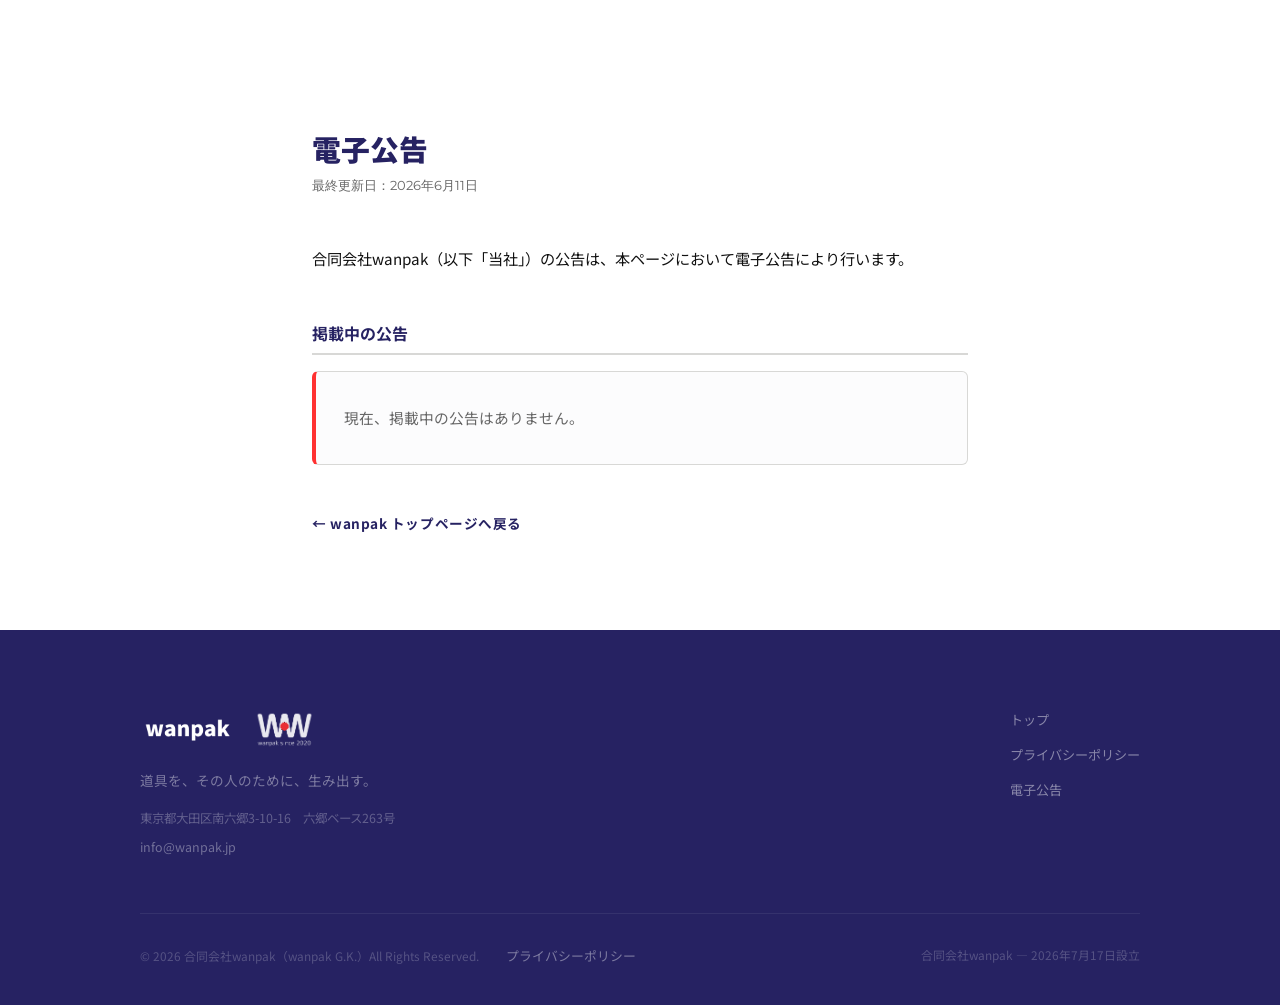
<file: koukoku.html>
<!DOCTYPE html>
<html lang="ja">
<head>
  <meta charset="UTF-8">
  <meta name="viewport" content="width=device-width, initial-scale=1.0">
  <title>電子公告 | wanpak</title>
  <meta name="robots" content="noindex">
  <link rel="icon" type="image/png" href="logo-icon.png">
  <link rel="preconnect" href="https://fonts.googleapis.com">
  <link rel="preconnect" href="https://fonts.gstatic.com" crossorigin>
  <link href="https://fonts.googleapis.com/css2?family=Noto+Sans+JP:wght@300;400;500;700;900&family=Montserrat:wght@300;400;600;700;900&display=swap" rel="stylesheet">
  <link rel="stylesheet" href="style.css">
  <!-- Google tag (gtag.js) -->
  <script async src="https://www.googletagmanager.com/gtag/js?id=G-YX34YKVZKK"></script>
  <script>
    window.dataLayer = window.dataLayer || [];
    function gtag(){dataLayer.push(arguments);}
    gtag('js', new Date());
    gtag('config', 'G-YX34YKVZKK');
  </script>
  <style>
    .koukoku-wrap {
      max-width: 720px; margin: 0 auto;
      padding: 8rem 2rem 6rem;
    }
    .koukoku-wrap h1 {
      font-size: 1.8rem; font-weight: 900;
      color: var(--navy); margin-bottom: 0.5rem;
    }
    .koukoku-updated {
      font-size: 0.82rem; color: var(--muted);
      margin-bottom: 3rem;
      font-family: 'Montserrat', sans-serif;
    }
    .koukoku-lead {
      font-size: 0.95rem; color: var(--ink);
      line-height: 2; margin-bottom: 3rem;
    }
    .koukoku-section h2 {
      font-size: 1rem; font-weight: 700;
      color: var(--navy); margin-bottom: 1rem;
      padding-bottom: 0.5rem;
      border-bottom: 2px solid var(--border);
    }
    /* 公告掲載枠 */
    .notice-board {
      border: 1px solid var(--border);
      border-left: 4px solid var(--red);
      border-radius: 6px;
      padding: 2rem 1.75rem;
      background: #fcfcfd;
    }
    .notice-empty {
      font-size: 0.92rem; color: var(--muted);
      line-height: 1.9; margin: 0;
    }
    /* 将来：個別公告の表示用（掲載時に .notice-item を複製して使う） */
    .notice-item { margin-bottom: 2rem; }
    .notice-item:last-child { margin-bottom: 0; }
    .notice-item .notice-title {
      font-size: 1rem; font-weight: 700;
      color: var(--navy); margin-bottom: 0.4rem;
    }
    .notice-item .notice-date {
      font-size: 0.8rem; color: var(--muted);
      font-family: 'Montserrat', sans-serif; margin-bottom: 1rem;
    }
    .notice-item .notice-body {
      font-size: 0.9rem; color: var(--ink); line-height: 2;
      white-space: pre-line;
    }
    .koukoku-back {
      display: inline-block; margin-top: 3rem;
      font-size: 0.85rem; color: var(--navy);
      font-weight: 700; letter-spacing: 0.04em;
    }
    .koukoku-back:hover { color: var(--red); }
  </style>
</head>
<body>

  <nav id="navbar" class="scrolled">
    <div class="nav-container">
      <a href="index.html" class="logo">
        <img src="logo-white.png" alt="wanpak" class="logo-img"
             onerror="this.style.display='none';this.nextElementSibling.style.display='inline'">
        <span class="logo-fallback">wanpak<span class="logo-dot"></span></span>
      </a>
    </div>
  </nav>

  <main>
    <div class="koukoku-wrap">

      <h1>電子公告</h1>
      <p class="koukoku-updated">最終更新日：2026年6月11日</p>

      <p class="koukoku-lead">
        合同会社wanpak（以下「当社」）の公告は、本ページにおいて電子公告により行います。
      </p>

      <div class="koukoku-section">
        <h2>掲載中の公告</h2>

        <div class="notice-board">
          <!-- 平常時：掲載なし -->
          <p class="notice-empty">現在、掲載中の公告はありません。</p>

          <!-- 公告掲載時は上の <p class="notice-empty"> を削除し、以下の雛形を複製して記入する
          <div class="notice-item">
            <p class="notice-title">（件名：例）資本金の額の減少公告</p>
            <p class="notice-date">掲載日：YYYY年M月D日</p>
            <p class="notice-body">（公告本文をここに記載）</p>
          </div>
          -->
        </div>
      </div>

      <a href="index.html" class="koukoku-back">← wanpak トップページへ戻る</a>

    </div>
  </main>

  <!-- ===== FOOTER ===== -->
  <footer>
    <div class="container">
      <div class="footer-top">
        <div class="footer-brand">
          <div class="footer-logo-row">
            <img src="logo-white.png" alt="wanpak" class="footer-logo-text">
            <img src="logo-icon-white.png" alt="wanpak icon" class="footer-logo-icon">
          </div>
          <p class="footer-tagline">道具を、その人のために、生み出す。</p>
          <p class="footer-address">東京都大田区南六郷3-10-16　六郷ベース263号</p>
          <a href="mailto:info@wanpak.jp" class="footer-mail">info@wanpak.jp</a>
        </div>
        <nav class="footer-nav">
          <a href="index.html">トップ</a>
          <a href="privacy.html">プライバシーポリシー</a>
          <a href="koukoku.html">電子公告</a>
        </nav>
      </div>
      <div class="footer-bottom">
        <p>© 2026 合同会社wanpak（wanpak G.K.）All Rights Reserved. <a href="privacy.html" style="color:rgba(255,255,255,0.4);margin-left:1.5rem;font-size:0.8rem;">プライバシーポリシー</a></p>
        <p>合同会社wanpak — 2026年7月17日設立</p>
      </div>
    </div>
  </footer>

  <script>
    const navbar = document.getElementById('navbar');
    window.addEventListener('scroll', () => {
      navbar.classList.toggle('scrolled', window.scrollY > 80);
    }, { passive: true });
  </script>

</body>
</html>
</file>
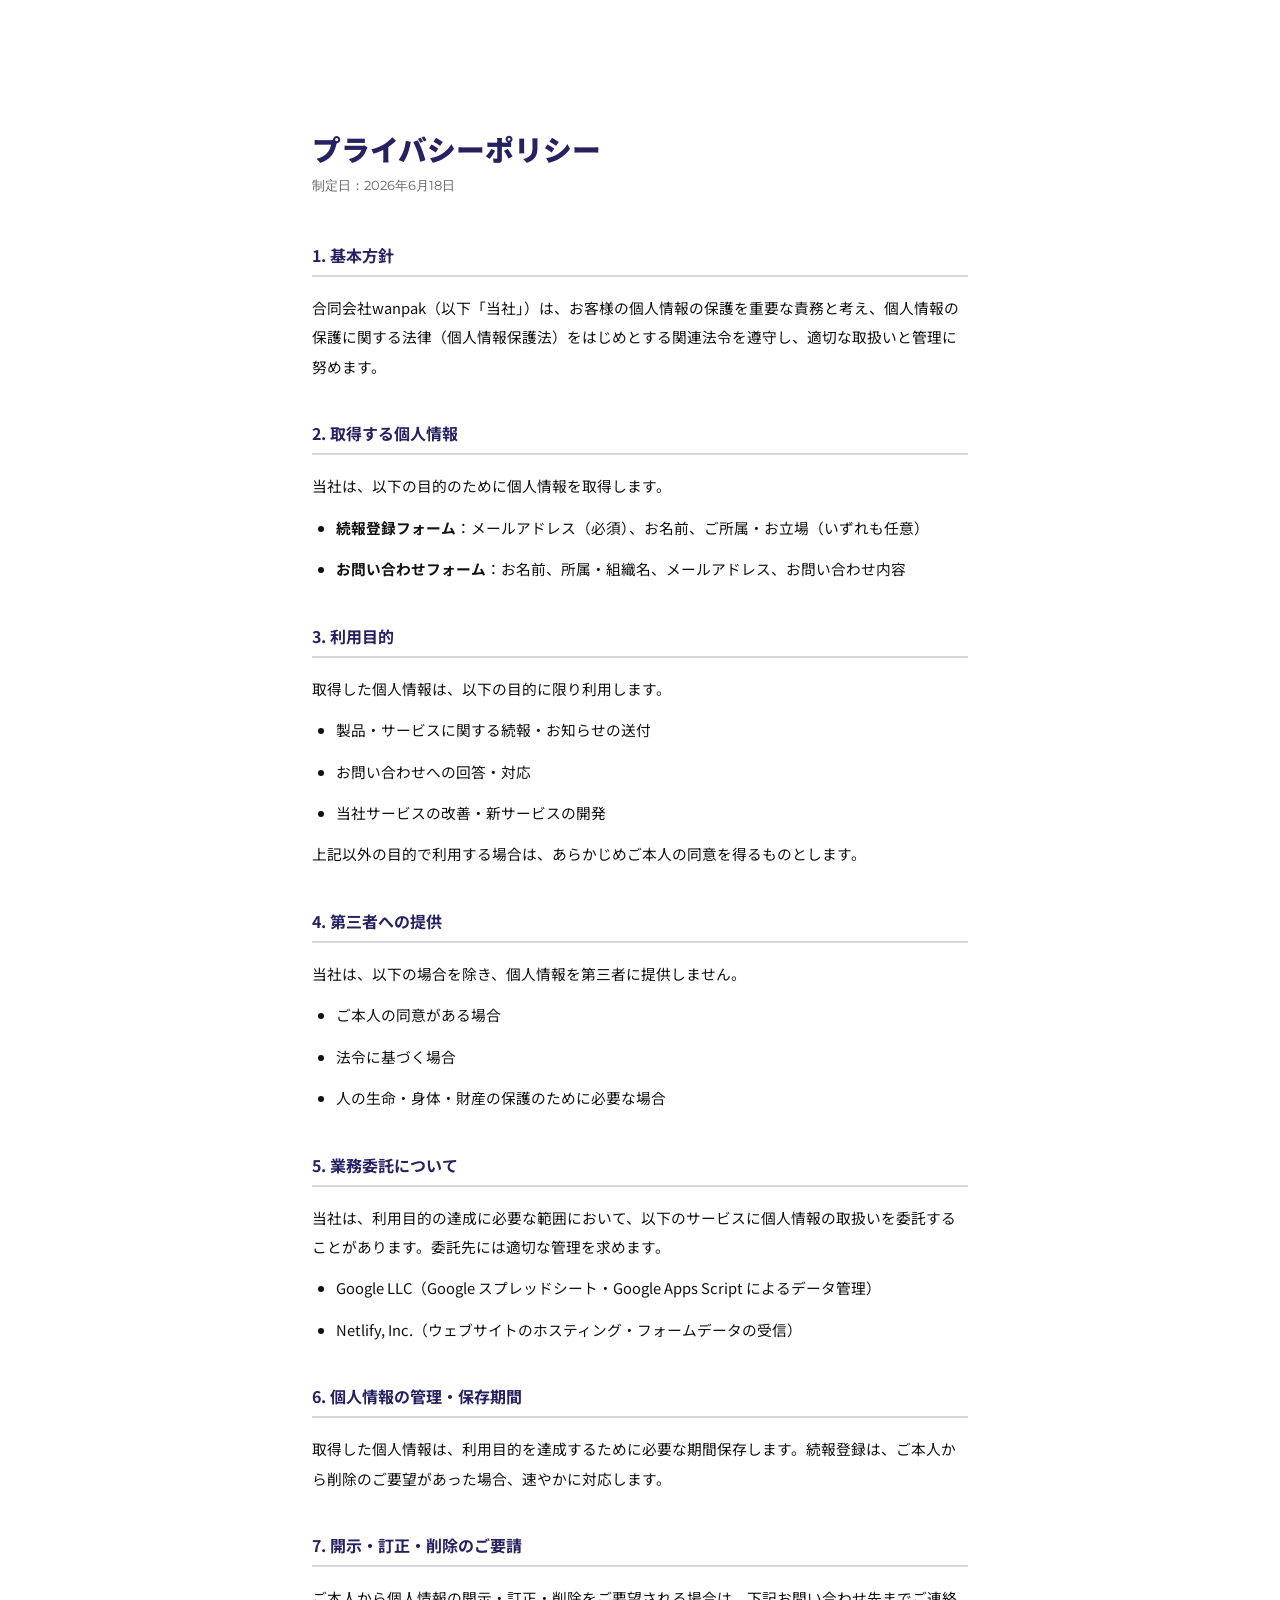
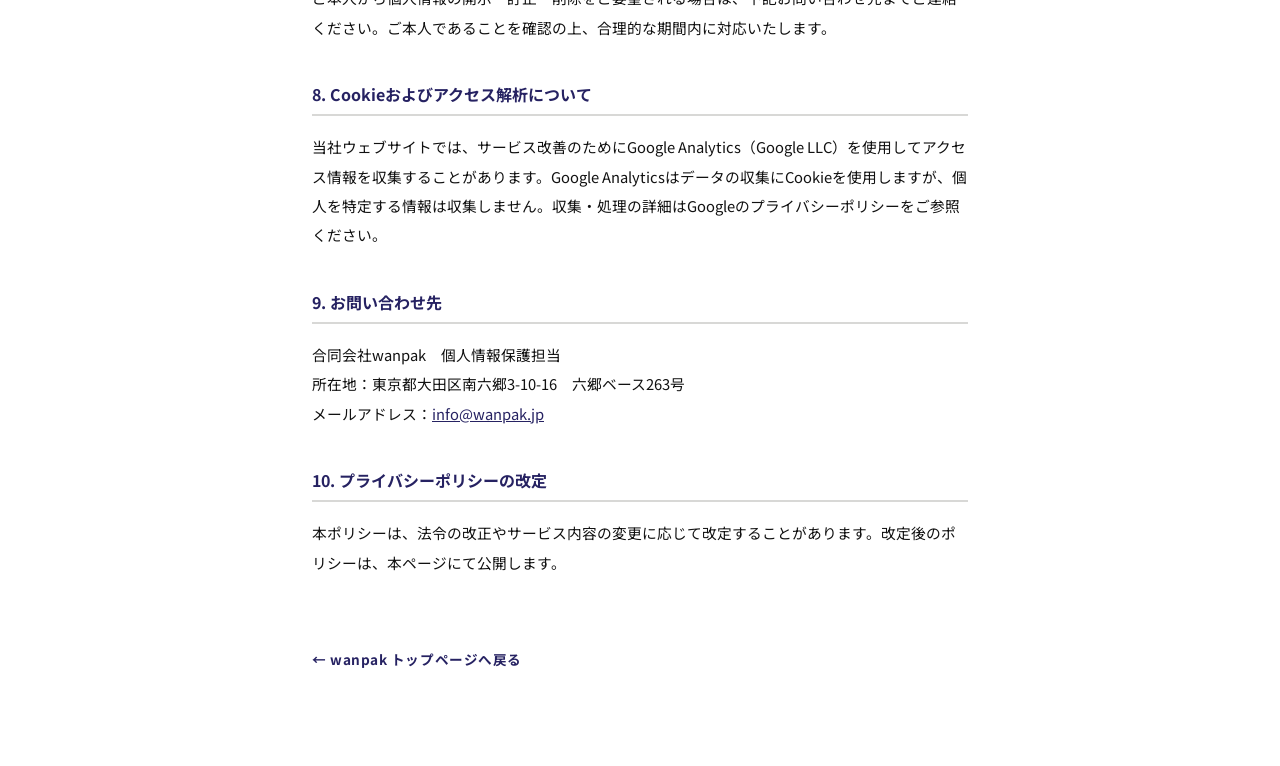
<file: privacy.html>
<!DOCTYPE html>
<html lang="ja">
<head>
  <meta charset="UTF-8">
  <meta name="viewport" content="width=device-width, initial-scale=1.0">
  <title>プライバシーポリシー | wanpak</title>
  <meta name="robots" content="noindex">
  <link rel="icon" type="image/png" href="logo-icon.png">
  <link rel="preconnect" href="https://fonts.googleapis.com">
  <link rel="preconnect" href="https://fonts.gstatic.com" crossorigin>
  <link href="https://fonts.googleapis.com/css2?family=Noto+Sans+JP:wght@300;400;500;700;900&family=Montserrat:wght@300;400;600;700;900&display=swap" rel="stylesheet">
  <link rel="stylesheet" href="style.css">
  <!-- Google tag (gtag.js) -->
  <script async src="https://www.googletagmanager.com/gtag/js?id=G-YX34YKVZKK"></script>
  <script>
    window.dataLayer = window.dataLayer || [];
    function gtag(){dataLayer.push(arguments);}
    gtag('js', new Date());
    gtag('config', 'G-YX34YKVZKK');
  </script>
  <style>
    .policy-wrap {
      max-width: 720px; margin: 0 auto;
      padding: 8rem 2rem 6rem;
    }
    .policy-wrap h1 {
      font-size: 1.8rem; font-weight: 900;
      color: var(--navy); margin-bottom: 0.5rem;
    }
    .policy-updated {
      font-size: 0.82rem; color: var(--muted);
      margin-bottom: 3rem;
      font-family: 'Montserrat', sans-serif;
    }
    .policy-section { margin-bottom: 2.5rem; }
    .policy-section h2 {
      font-size: 1rem; font-weight: 700;
      color: var(--navy); margin-bottom: 1rem;
      padding-bottom: 0.5rem;
      border-bottom: 2px solid var(--border);
    }
    .policy-section p, .policy-section li {
      font-size: 0.92rem; color: var(--ink);
      line-height: 2; margin-bottom: 0.75rem;
    }
    .policy-section ul { padding-left: 1.5rem; }
    .policy-section a { color: var(--navy); text-decoration: underline; }
    .policy-back {
      display: inline-block; margin-top: 2rem;
      font-size: 0.85rem; color: var(--navy);
      font-weight: 700; letter-spacing: 0.04em;
    }
    .policy-back:hover { color: var(--red); }
  </style>
</head>
<body>

  <nav id="navbar" class="scrolled">
    <div class="nav-container">
      <a href="index.html" class="logo">
        <img src="logo-white.png" alt="wanpak" class="logo-img"
             onerror="this.style.display='none';this.nextElementSibling.style.display='inline'">
        <span class="logo-fallback">wanpak<span class="logo-dot"></span></span>
      </a>
    </div>
  </nav>

  <main>
    <div class="policy-wrap">

      <h1>プライバシーポリシー</h1>
      <p class="policy-updated">制定日：2026年6月18日</p>

      <div class="policy-section">
        <h2>1. 基本方針</h2>
        <p>合同会社wanpak（以下「当社」）は、お客様の個人情報の保護を重要な責務と考え、個人情報の保護に関する法律（個人情報保護法）をはじめとする関連法令を遵守し、適切な取扱いと管理に努めます。</p>
      </div>

      <div class="policy-section">
        <h2>2. 取得する個人情報</h2>
        <p>当社は、以下の目的のために個人情報を取得します。</p>
        <ul>
          <li><strong>続報登録フォーム</strong>：メールアドレス（必須）、お名前、ご所属・お立場（いずれも任意）</li>
          <li><strong>お問い合わせフォーム</strong>：お名前、所属・組織名、メールアドレス、お問い合わせ内容</li>
        </ul>
      </div>

      <div class="policy-section">
        <h2>3. 利用目的</h2>
        <p>取得した個人情報は、以下の目的に限り利用します。</p>
        <ul>
          <li>製品・サービスに関する続報・お知らせの送付</li>
          <li>お問い合わせへの回答・対応</li>
          <li>当社サービスの改善・新サービスの開発</li>
        </ul>
        <p>上記以外の目的で利用する場合は、あらかじめご本人の同意を得るものとします。</p>
      </div>

      <div class="policy-section">
        <h2>4. 第三者への提供</h2>
        <p>当社は、以下の場合を除き、個人情報を第三者に提供しません。</p>
        <ul>
          <li>ご本人の同意がある場合</li>
          <li>法令に基づく場合</li>
          <li>人の生命・身体・財産の保護のために必要な場合</li>
        </ul>
      </div>

      <div class="policy-section">
        <h2>5. 業務委託について</h2>
        <p>当社は、利用目的の達成に必要な範囲において、以下のサービスに個人情報の取扱いを委託することがあります。委託先には適切な管理を求めます。</p>
        <ul>
          <li>Google LLC（Google スプレッドシート・Google Apps Script によるデータ管理）</li>
          <li>Netlify, Inc.（ウェブサイトのホスティング・フォームデータの受信）</li>
        </ul>
      </div>

      <div class="policy-section">
        <h2>6. 個人情報の管理・保存期間</h2>
        <p>取得した個人情報は、利用目的を達成するために必要な期間保存します。続報登録は、ご本人から削除のご要望があった場合、速やかに対応します。</p>
      </div>

      <div class="policy-section">
        <h2>7. 開示・訂正・削除のご要請</h2>
        <p>ご本人から個人情報の開示・訂正・削除をご要望される場合は、下記お問い合わせ先までご連絡ください。ご本人であることを確認の上、合理的な期間内に対応いたします。</p>
      </div>

      <div class="policy-section">
        <h2>8. Cookieおよびアクセス解析について</h2>
        <p>当社ウェブサイトでは、サービス改善のためにGoogle Analytics（Google LLC）を使用してアクセス情報を収集することがあります。Google Analyticsはデータの収集にCookieを使用しますが、個人を特定する情報は収集しません。収集・処理の詳細はGoogleのプライバシーポリシーをご参照ください。</p>
      </div>

      <div class="policy-section">
        <h2>9. お問い合わせ先</h2>
        <p>
          合同会社wanpak　個人情報保護担当<br>
          所在地：東京都大田区南六郷3-10-16　六郷ベース263号<br>
          メールアドレス：<a href="mailto:info@wanpak.jp">info@wanpak.jp</a>
        </p>
      </div>

      <div class="policy-section">
        <h2>10. プライバシーポリシーの改定</h2>
        <p>本ポリシーは、法令の改正やサービス内容の変更に応じて改定することがあります。改定後のポリシーは、本ページにて公開します。</p>
      </div>

      <a href="index.html" class="policy-back">← wanpak トップページへ戻る</a>

    </div>
  </main>

  <script>
    const navbar = document.getElementById('navbar');
    window.addEventListener('scroll', () => {
      navbar.classList.toggle('scrolled', window.scrollY > 80);
    }, { passive: true });
  </script>

</body>
</html>
</file>
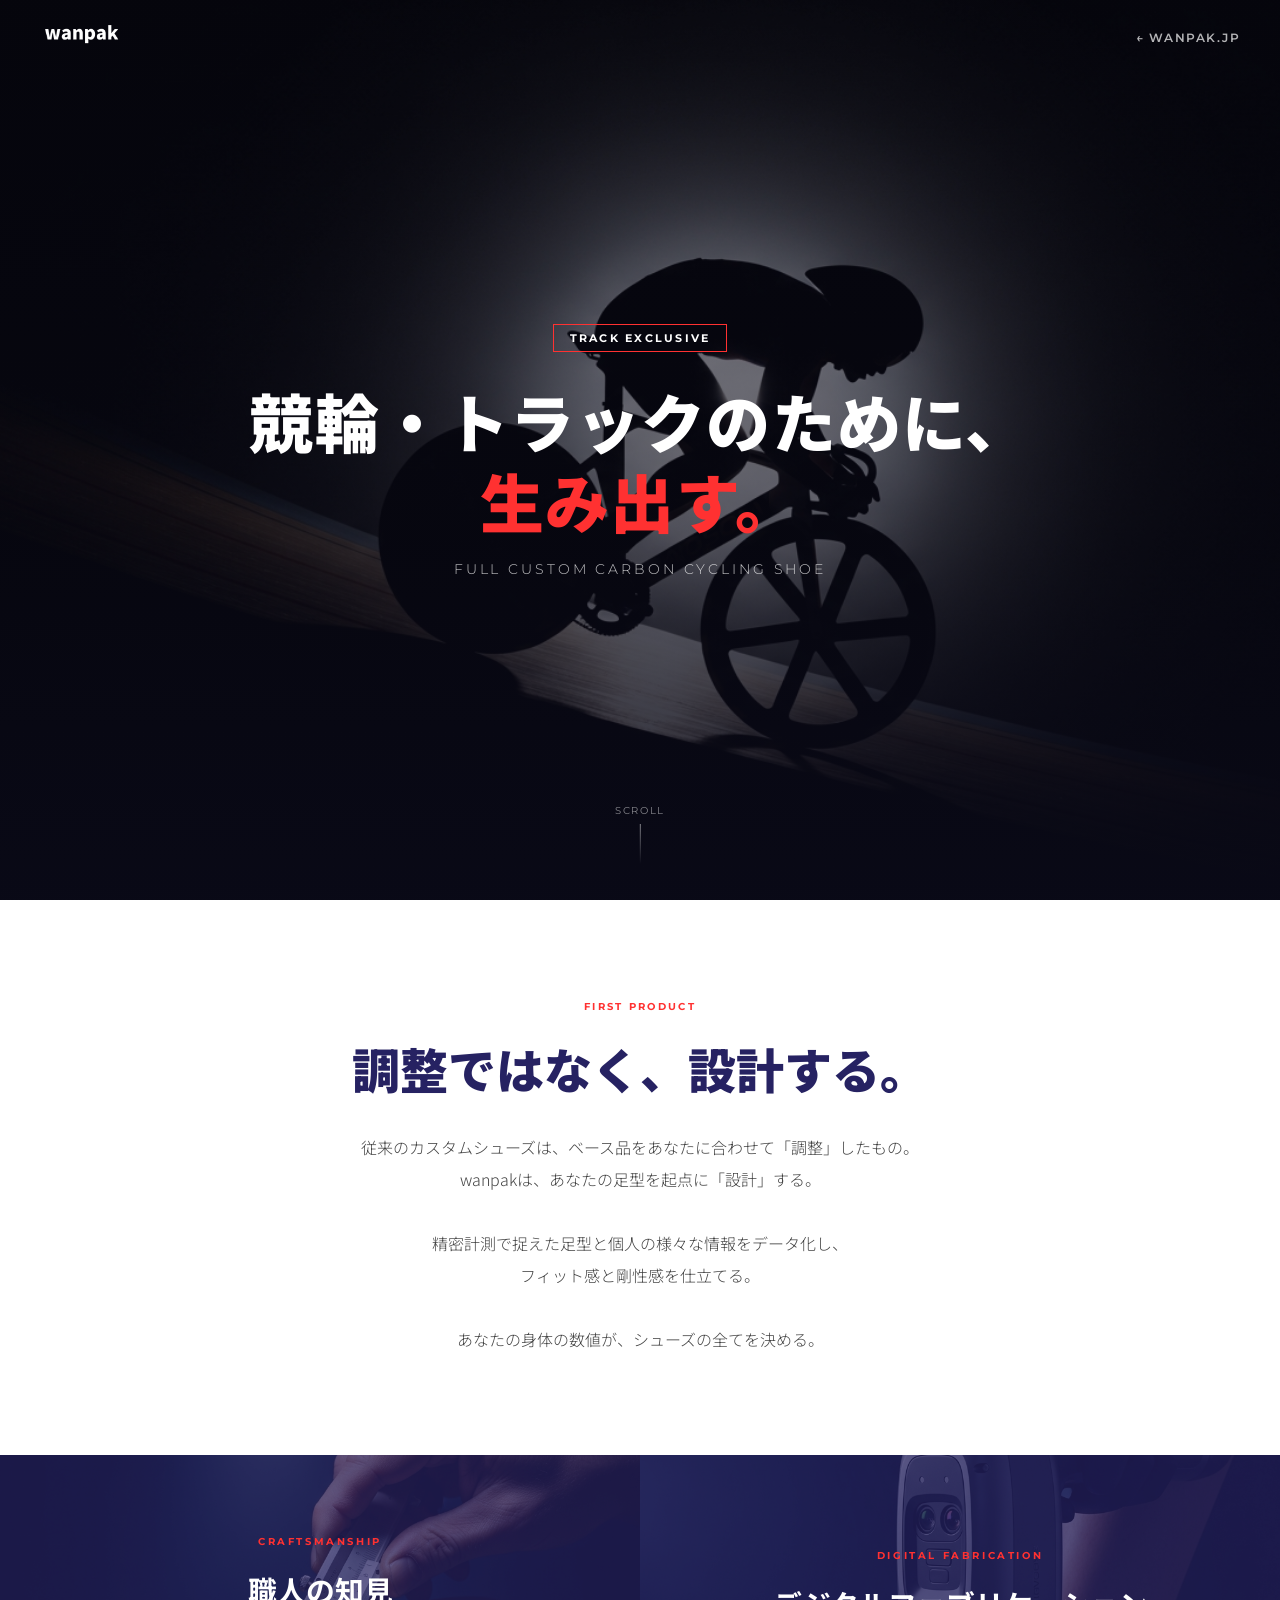
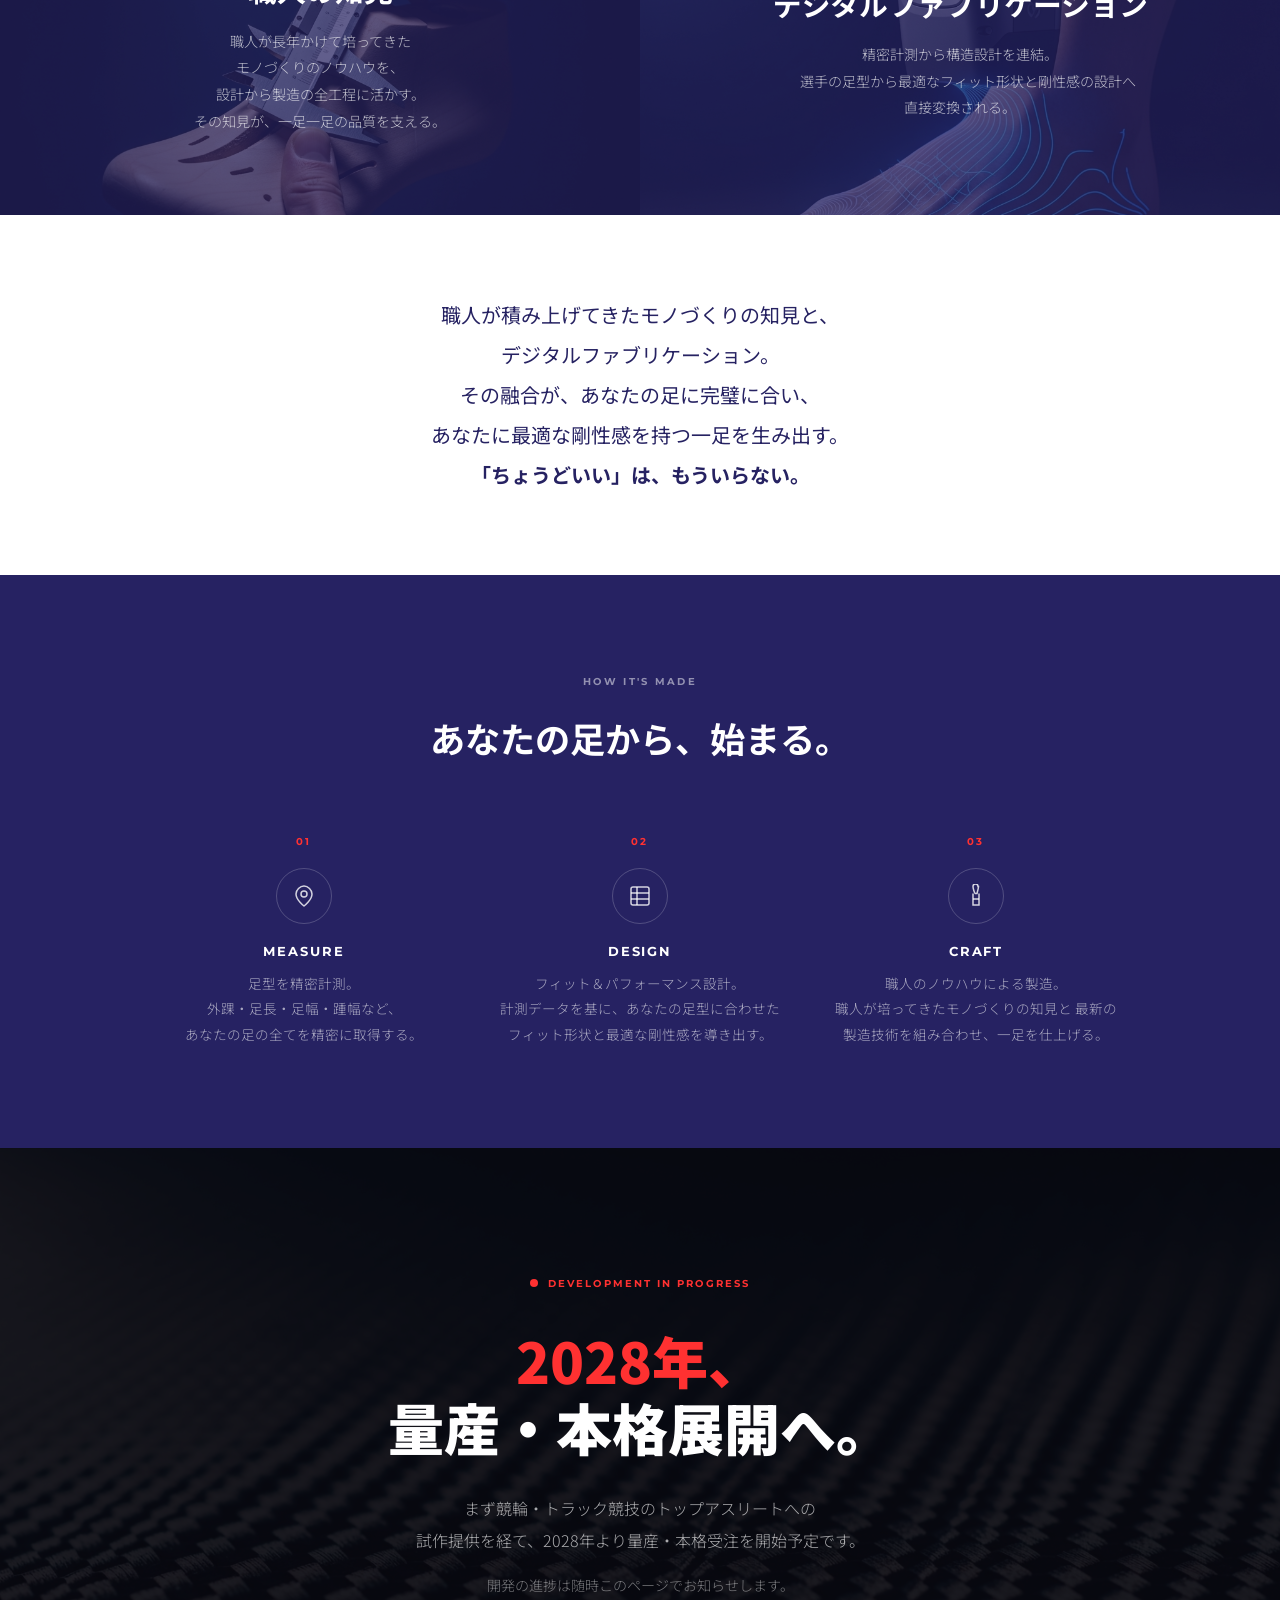
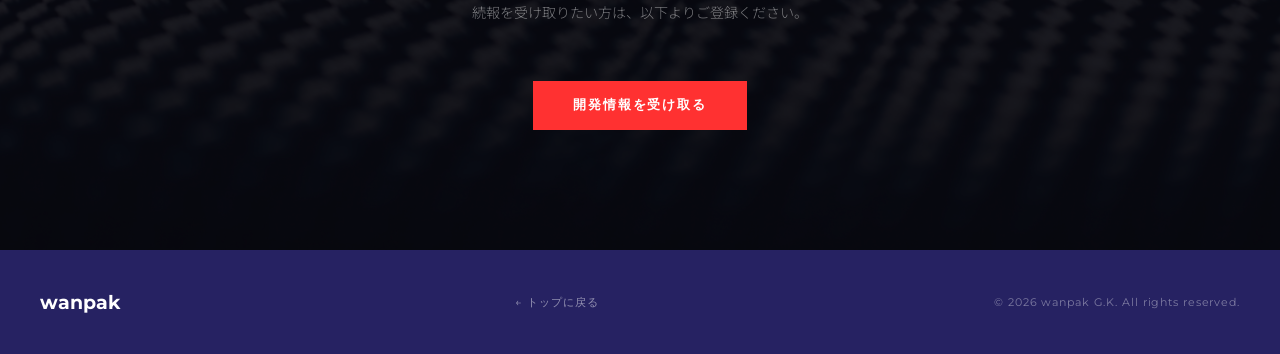
<file: product.html>
<!DOCTYPE html>
<html lang="ja">
<head>
  <meta charset="UTF-8">
  <meta name="viewport" content="width=device-width, initial-scale=1.0">
  <title>PRODUCT | wanpak — 競輪・トラック専用フルカスタムカーボンシューズ</title>
  <meta name="description" content="wanpakが手がける第1プロダクト。競輪・トラック競技専用の完全カスタムカーボンシューズ。あなたの足型から設計する、世界で一つの一足。">
  <link rel="canonical" href="https://wanpak.jp/product.html">
  <link rel="alternate" hreflang="ja" href="https://wanpak.jp/product.html">
  <link rel="alternate" hreflang="en" href="https://wanpak.jp/en/product.html">
  <link rel="alternate" hreflang="x-default" href="https://wanpak.jp/product.html">
  <meta property="og:title" content="PRODUCT | wanpak — 競輪・トラック専用フルカスタムカーボンシューズ">
  <meta property="og:description" content="職人技とデジタルファブリケーションが生み出す、競輪・トラック競技専用の完全カスタムカーボンシューズ。">
  <meta property="og:type" content="website">
  <meta property="og:url" content="https://wanpak.jp/product.html">
  <meta property="og:image" content="https://wanpak.jp/product_hero_cyclist.png">
  <link rel="icon" type="image/png" href="logo-icon.png">
  <link rel="preconnect" href="https://fonts.googleapis.com">
  <link rel="preconnect" href="https://fonts.gstatic.com" crossorigin>
  <link href="https://fonts.googleapis.com/css2?family=Noto+Sans+JP:wght@300;400;500;700;900&family=Montserrat:wght@300;400;600;700;900&display=swap" rel="stylesheet">
  <!-- Google tag -->
  <script async src="https://www.googletagmanager.com/gtag/js?id=G-YX34YKVZKK"></script>
  <script>
    window.dataLayer = window.dataLayer || [];
    function gtag(){dataLayer.push(arguments);}
    gtag('js', new Date());
    gtag('config', 'G-YX34YKVZKK');
  </script>
  <style>
    *, *::before, *::after { box-sizing: border-box; margin: 0; padding: 0; }

    :root {
      --navy: #262262;
      --red: #ff3131;
      --white: #ffffff;
      --gray: #f5f5f5;
      --text-dark: #1a1a2e;
      --font-en: 'Montserrat', sans-serif;
      --font-jp: 'Noto Sans JP', sans-serif;
    }

    html { scroll-behavior: smooth; }
    body { font-family: var(--font-jp); color: var(--text-dark); background: var(--white); overflow-x: hidden; }

    /* ===== NAV ===== */
    .p-nav {
      position: fixed; top: 0; left: 0; right: 0; z-index: 100;
      display: flex; align-items: center; justify-content: space-between;
      padding: 20px 40px;
      background: transparent;
      transition: background 0.3s;
    }
    .p-nav.scrolled { background: rgba(38,34,98,0.95); backdrop-filter: blur(8px); }
    .p-nav-logo { font-family: var(--font-en); font-weight: 700; font-size: 1.4rem; color: var(--white); text-decoration: none; letter-spacing: 0.05em; }
    .p-nav-logo img { height: 28px; }
    .p-nav-back { font-family: var(--font-en); font-size: 0.75rem; font-weight: 600; letter-spacing: 0.12em; color: rgba(255,255,255,0.7); text-decoration: none; text-transform: uppercase; transition: color 0.2s; }
    .p-nav-back:hover { color: var(--white); }

    /* ===== HERO ===== */
    .p-hero {
      position: relative; height: 100vh; min-height: 600px;
      display: flex; align-items: center; justify-content: center;
      overflow: hidden; background: #0a0a18;
    }
    .p-hero-bg {
      position: absolute; inset: 0;
      background-image: url('product_hero_cyclist.png');
      background-size: cover; background-position: center;
      opacity: 0.7;
    }
    .p-hero-overlay {
      position: absolute; inset: 0;
      background: linear-gradient(to bottom, rgba(10,10,24,0.3) 0%, rgba(10,10,24,0.5) 60%, rgba(10,10,24,0.9) 100%);
    }
    .p-hero-content {
      position: relative; z-index: 2; text-align: center; padding: 0 20px;
    }
    .p-badge {
      display: inline-block;
      font-family: var(--font-en); font-size: 0.7rem; font-weight: 700;
      letter-spacing: 0.2em; color: var(--white);
      border: 1.5px solid var(--red); padding: 6px 16px;
      margin-bottom: 28px; text-transform: uppercase;
    }
    .p-hero-title {
      font-family: var(--font-jp); font-size: clamp(2rem, 6vw, 4rem);
      font-weight: 900; color: var(--white); line-height: 1.25;
      margin-bottom: 20px; letter-spacing: 0.02em;
    }
    .p-hero-title em { color: var(--red); font-style: normal; }
    .p-hero-sub {
      font-family: var(--font-en); font-size: clamp(0.75rem, 1.5vw, 0.9rem);
      font-weight: 300; letter-spacing: 0.2em; color: rgba(255,255,255,0.75);
      text-transform: uppercase; margin-bottom: 0;
    }
    .p-scroll-hint {
      position: absolute; bottom: 36px; left: 50%; transform: translateX(-50%);
      display: flex; flex-direction: column; align-items: center; gap: 8px;
      font-family: var(--font-en); font-size: 0.6rem; letter-spacing: 0.18em;
      color: rgba(255,255,255,0.5); text-transform: uppercase;
    }
    .p-scroll-line { width: 1px; height: 40px; background: linear-gradient(to bottom, rgba(255,255,255,0.5), transparent); }

    /* ===== POSITIONING ===== */
    .p-position {
      background: var(--white); padding: 100px 40px;
      text-align: center;
    }
    .p-label {
      font-family: var(--font-en); font-size: 0.65rem; font-weight: 700;
      letter-spacing: 0.22em; color: var(--red); text-transform: uppercase;
      margin-bottom: 24px;
    }
    .p-position-title {
      font-size: clamp(1.8rem, 4vw, 3rem); font-weight: 900;
      line-height: 1.3; color: var(--navy); margin-bottom: 32px;
    }
    .p-position-body {
      max-width: 600px; margin: 0 auto;
      font-size: 1rem; line-height: 2; color: #444; font-weight: 300;
    }

    /* ===== DUALITY ===== */
    .p-duality {
      display: grid; grid-template-columns: 1fr 1fr;
      min-height: 480px;
    }
    .p-duality-panel {
      position: relative; overflow: hidden;
      display: flex; flex-direction: column;
      align-items: center; justify-content: center;
      padding: 80px 60px; text-align: center;
    }
    .p-duality-panel--left {
      background-image: url('product_craftsman_measuring.png');
      background-size: cover; background-position: center;
    }
    .p-duality-panel--left::before {
      content: ''; position: absolute; inset: 0;
      background: rgba(38,34,98,0.72);
    }
    .p-duality-panel--right {
      background-image: url('product_3dscan_foot.png');
      background-size: cover; background-position: center;
    }
    .p-duality-panel--right::before {
      content: ''; position: absolute; inset: 0;
      background: rgba(38,34,98,0.72);
    }
    .p-duality-panel > * { position: relative; z-index: 1; }
    .p-duality-en {
      font-family: var(--font-en); font-size: 0.65rem; font-weight: 700;
      letter-spacing: 0.25em; color: var(--red); text-transform: uppercase;
      margin-bottom: 20px;
    }
    .p-duality-title {
      font-size: clamp(1.2rem, 2.5vw, 1.8rem); font-weight: 700;
      color: var(--white); line-height: 1.5; margin-bottom: 16px;
    }
    .p-duality-body {
      font-size: 0.88rem; line-height: 1.9;
      color: rgba(255,255,255,0.7); font-weight: 300; max-width: 320px;
      word-break: keep-all;
    }
    .p-duality-center {
      background: var(--white); padding: 80px 40px;
      text-align: center; grid-column: 1 / -1;
    }
    .p-duality-center-text {
      max-width: 640px; margin: 0 auto;
      font-size: clamp(1rem, 2vw, 1.25rem); line-height: 2;
      color: var(--navy); font-weight: 400;
    }

    /* ===== PROCESS ===== */
    .p-process {
      background: var(--navy); padding: 100px 40px;
    }
    .p-process-inner { max-width: 960px; margin: 0 auto; }
    .p-process-head { text-align: center; margin-bottom: 72px; }
    .p-process-head .p-label { color: rgba(255,255,255,0.5); }
    .p-process-head h2 {
      font-size: clamp(1.5rem, 3vw, 2.2rem); font-weight: 700;
      color: var(--white); margin-top: 12px;
    }
    .p-steps {
      display: grid; grid-template-columns: repeat(3, 1fr); gap: 48px;
    }
    .p-step { text-align: center; }
    .p-step-num {
      font-family: var(--font-en); font-size: 0.65rem; font-weight: 700;
      letter-spacing: 0.2em; color: var(--red); margin-bottom: 20px;
    }
    .p-step-icon {
      width: 56px; height: 56px; border: 1.5px solid rgba(255,255,255,0.2);
      border-radius: 50%; margin: 0 auto 20px;
      display: flex; align-items: center; justify-content: center;
    }
    .p-step-icon svg { width: 24px; height: 24px; stroke: rgba(255,255,255,0.8); fill: none; stroke-width: 1.5; }
    .p-step-title {
      font-family: var(--font-en); font-size: 0.8rem; font-weight: 700;
      letter-spacing: 0.15em; color: var(--white); text-transform: uppercase;
      margin-bottom: 12px;
    }
    .p-step-body {
      font-size: 0.85rem; line-height: 1.9;
      color: rgba(255,255,255,0.6); font-weight: 300;
    }
    .p-step-divider {
      display: none;
    }

    /* ===== COMING SOON ===== */
    .p-coming {
      position: relative; overflow: hidden;
      padding: 120px 40px; text-align: center;
      background: #08080f;
    }
    .p-coming-bg {
      position: absolute; inset: 0;
      background-image: url('product_carbon_texture.png');
      background-size: cover; background-position: center;
      opacity: 0.08;
    }
    .p-coming-inner { position: relative; z-index: 1; max-width: 720px; margin: 0 auto; }
    .p-coming-status {
      display: inline-flex; align-items: center; gap: 10px;
      font-family: var(--font-en); font-size: 0.65rem; font-weight: 700;
      letter-spacing: 0.2em; color: var(--red); text-transform: uppercase;
      margin-bottom: 36px;
    }
    .p-coming-dot {
      width: 8px; height: 8px; border-radius: 50%;
      background: var(--red); animation: pulse 1.8s ease-in-out infinite;
    }
    @keyframes pulse {
      0%, 100% { opacity: 1; transform: scale(1); }
      50% { opacity: 0.4; transform: scale(0.8); }
    }
    .p-coming-title {
      font-size: clamp(2rem, 5vw, 3.5rem); font-weight: 900;
      color: var(--white); line-height: 1.2; margin-bottom: 32px;
    }
    .p-coming-title span { color: var(--red); }
    .p-coming-body {
      font-size: 1rem; line-height: 2; color: rgba(255,255,255,0.65);
      font-weight: 300; margin-bottom: 16px;
    }
    .p-coming-note {
      font-size: 0.88rem; line-height: 1.9; color: rgba(255,255,255,0.45);
      font-weight: 300; margin-bottom: 56px;
    }
    .p-coming-cta {
      display: inline-block;
      font-family: var(--font-en); font-size: 0.8rem; font-weight: 700;
      letter-spacing: 0.15em; text-transform: uppercase;
      color: var(--white); background: var(--red);
      padding: 16px 40px; text-decoration: none;
      transition: background 0.2s, transform 0.2s;
    }
    .p-coming-cta:hover { background: #e02020; transform: translateY(-2px); }

    /* ===== FOOTER ===== */
    .p-footer {
      background: var(--navy); padding: 40px;
      display: flex; align-items: center; justify-content: space-between;
      flex-wrap: wrap; gap: 16px;
    }
    .p-footer-logo {
      font-family: var(--font-en); font-weight: 700; font-size: 1.2rem;
      color: var(--white); text-decoration: none;
    }
    .p-footer-copy {
      font-family: var(--font-en); font-size: 0.7rem;
      color: rgba(255,255,255,0.4); letter-spacing: 0.08em;
    }
    .p-footer-link {
      font-family: var(--font-en); font-size: 0.7rem; letter-spacing: 0.1em;
      color: rgba(255,255,255,0.5); text-decoration: none; text-transform: uppercase;
      transition: color 0.2s;
    }
    .p-footer-link:hover { color: var(--white); }

    /* ===== RESPONSIVE ===== */
    @media (max-width: 768px) {
      .p-nav { padding: 16px 20px; }
      .p-position, .p-process, .p-coming { padding: 72px 24px; }
      .p-duality { grid-template-columns: 1fr; }
      .p-duality-panel { padding: 60px 32px; min-height: 280px; }
      .p-duality-center { padding: 60px 24px; }
      .p-steps { grid-template-columns: 1fr; gap: 40px; }
      .p-footer { flex-direction: column; align-items: center; text-align: center; padding: 32px 24px; }
    }
  </style>
</head>
<body>

  <!-- ===== NAV ===== -->
  <nav class="p-nav" id="pNav">
    <a href="index.html" class="p-nav-logo">
      <img src="logo-white.png" alt="wanpak" onerror="this.style.display='none';this.nextElementSibling.style.display='inline'">
      <span style="display:none">wanpak</span>
    </a>
    <a href="index.html" class="p-nav-back">← wanpak.jp</a>
  </nav>

  <!-- ===== HERO ===== -->
  <section class="p-hero">
    <div class="p-hero-bg"></div>
    <div class="p-hero-overlay"></div>
    <div class="p-hero-content">
      <div class="p-badge">TRACK EXCLUSIVE</div>
      <h1 class="p-hero-title">
        競輪・トラックのために、<br><em>生み出す。</em>
      </h1>
      <p class="p-hero-sub">Full Custom Carbon Cycling Shoe</p>
    </div>
    <div class="p-scroll-hint">
      <span>SCROLL</span>
      <div class="p-scroll-line"></div>
    </div>
  </section>

  <!-- ===== POSITIONING ===== -->
  <section class="p-position">
    <div class="p-label">FIRST PRODUCT</div>
    <h2 class="p-position-title">
      調整ではなく、設計する。
    </h2>
    <p class="p-position-body">
      従来のカスタムシューズは、ベース品をあなたに合わせて「調整」したもの。<br>
      wanpakは、あなたの足型を起点に「設計」する。<br><br>
      精密計測で捉えた足型と個人の様々な情報をデータ化し、<br>
      フィット感と剛性感を仕立てる。<br><br>
      あなたの身体の数値が、シューズの全てを決める。
    </p>
  </section>

  <!-- ===== DUALITY ===== -->
  <div class="p-duality">
    <div class="p-duality-panel p-duality-panel--left">
      <div class="p-duality-en">CRAFTSMANSHIP</div>
      <h3 class="p-duality-title">職人の知見</h3>
      <p class="p-duality-body">
        職人が長年かけて培ってきた<br>モノづくりのノウハウを、<br>設計から製造の全工程に活かす。<br>その知見が、一足一足の品質を支える。
      </p>
    </div>
    <div class="p-duality-panel p-duality-panel--right">
      <div class="p-duality-en">DIGITAL FABRICATION</div>
      <h3 class="p-duality-title">デジタルファブリケーション</h3>
      <p class="p-duality-body">
        精密計測から構造設計を連結。<br>選手の足型から最適なフィット形状と剛性感の設計へ<br>直接変換される。
      </p>
    </div>
    <div class="p-duality-center">
      <p class="p-duality-center-text">
        職人が積み上げてきたモノづくりの知見と、<br><span style="white-space:nowrap">デジタルファブリケーション</span>。<br>
        その融合が、あなたの足に完璧に合い、<br>
        あなたに最適な剛性感を持つ一足を生み出す。<br>
        <strong style="color: var(--navy);">「ちょうどいい」は、もういらない。</strong>
      </p>
    </div>
  </div>

  <!-- ===== PROCESS ===== -->
  <section class="p-process">
    <div class="p-process-inner">
      <div class="p-process-head">
        <div class="p-label">HOW IT'S MADE</div>
        <h2>あなたの足から、始まる。</h2>
      </div>
      <div class="p-steps">
        <div class="p-step">
          <div class="p-step-num">01</div>
          <div class="p-step-icon">
            <svg viewBox="0 0 24 24"><path d="M12 2C8 2 4 6 4 10c0 6 8 12 8 12s8-6 8-12c0-4-4-8-8-8z"/><circle cx="12" cy="10" r="3"/></svg>
          </div>
          <div class="p-step-title">MEASURE</div>
          <p class="p-step-body">
            足型を精密計測。<br>
            外踝・足長・足幅・踵幅など、<br>
            あなたの足の全てを精密に取得する。
          </p>
        </div>
        <div class="p-step">
          <div class="p-step-num">02</div>
          <div class="p-step-icon">
            <svg viewBox="0 0 24 24"><rect x="3" y="3" width="18" height="18" rx="2"/><line x1="3" y1="9" x2="21" y2="9"/><line x1="3" y1="15" x2="21" y2="15"/><line x1="9" y1="3" x2="9" y2="21"/></svg>
          </div>
          <div class="p-step-title">DESIGN</div>
          <p class="p-step-body">
            フィット＆パフォーマンス設計。<br>
            計測データを基に、あなたの足型に合わせた
            フィット形状と最適な剛性感を導き出す。
          </p>
        </div>
        <div class="p-step">
          <div class="p-step-num">03</div>
          <div class="p-step-icon">
            <svg viewBox="0 0 24 24"><path d="M14.5 2.5c0 1.5-1.5 7-1.5 7h-2C10.5 9.5 9 4 9 2.5a2.5 2.5 0 0 1 5 0z"/><path d="M9 9.5V21h6V9.5"/><line x1="9" y1="15" x2="15" y2="15"/></svg>
          </div>
          <div class="p-step-title">CRAFT</div>
          <p class="p-step-body">
            職人のノウハウによる製造。<br>
            職人が培ってきたモノづくりの知見と
            最新の製造技術を組み合わせ、一足を仕上げる。
          </p>
        </div>
      </div>
    </div>
  </section>

  <!-- ===== COMING SOON ===== -->
  <section class="p-coming">
    <div class="p-coming-bg"></div>
    <div class="p-coming-inner">
      <div class="p-coming-status">
        <div class="p-coming-dot"></div>
        DEVELOPMENT IN PROGRESS
      </div>
      <h2 class="p-coming-title">
        <span>2028年、</span><br>
        量産・本格展開へ。
      </h2>
      <p class="p-coming-body">
        まず競輪・トラック競技のトップアスリートへの<br>
        試作提供を経て、2028年より量産・本格受注を開始予定です。
      </p>
      <p class="p-coming-note">
        開発の進捗は随時このページでお知らせします。<br>
        続報を受け取りたい方は、以下よりご登録ください。
      </p>
      <a href="index.html#contact" class="p-coming-cta">開発情報を受け取る</a>
    </div>
  </section>

  <!-- ===== FOOTER ===== -->
  <footer class="p-footer">
    <a href="index.html" class="p-footer-logo">wanpak</a>
    <a href="index.html" class="p-footer-link">← トップに戻る</a>
    <span class="p-footer-copy">&copy; 2026 wanpak G.K. All rights reserved.</span>
  </footer>

  <script>
    // Nav scroll effect
    const nav = document.getElementById('pNav');
    window.addEventListener('scroll', () => {
      nav.classList.toggle('scrolled', window.scrollY > 60);
    });
  </script>

</body>
</html>
</file>
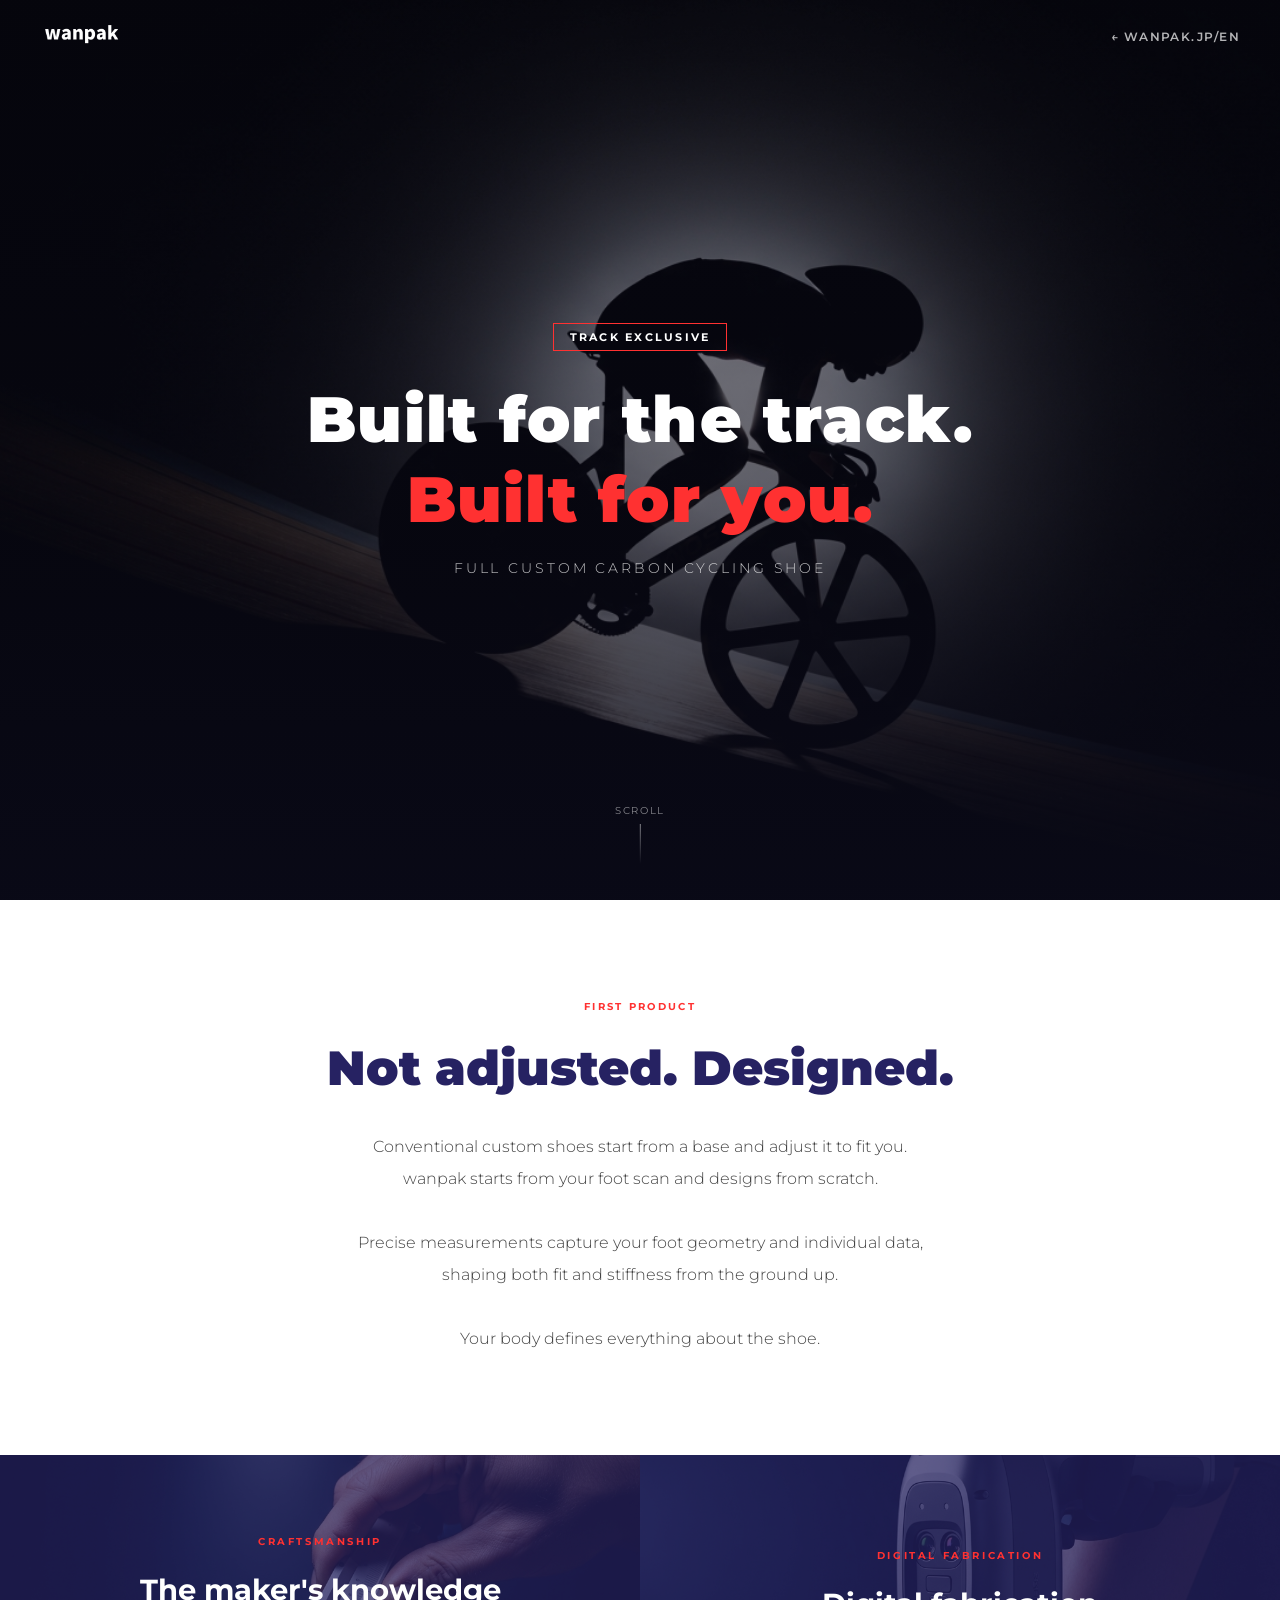
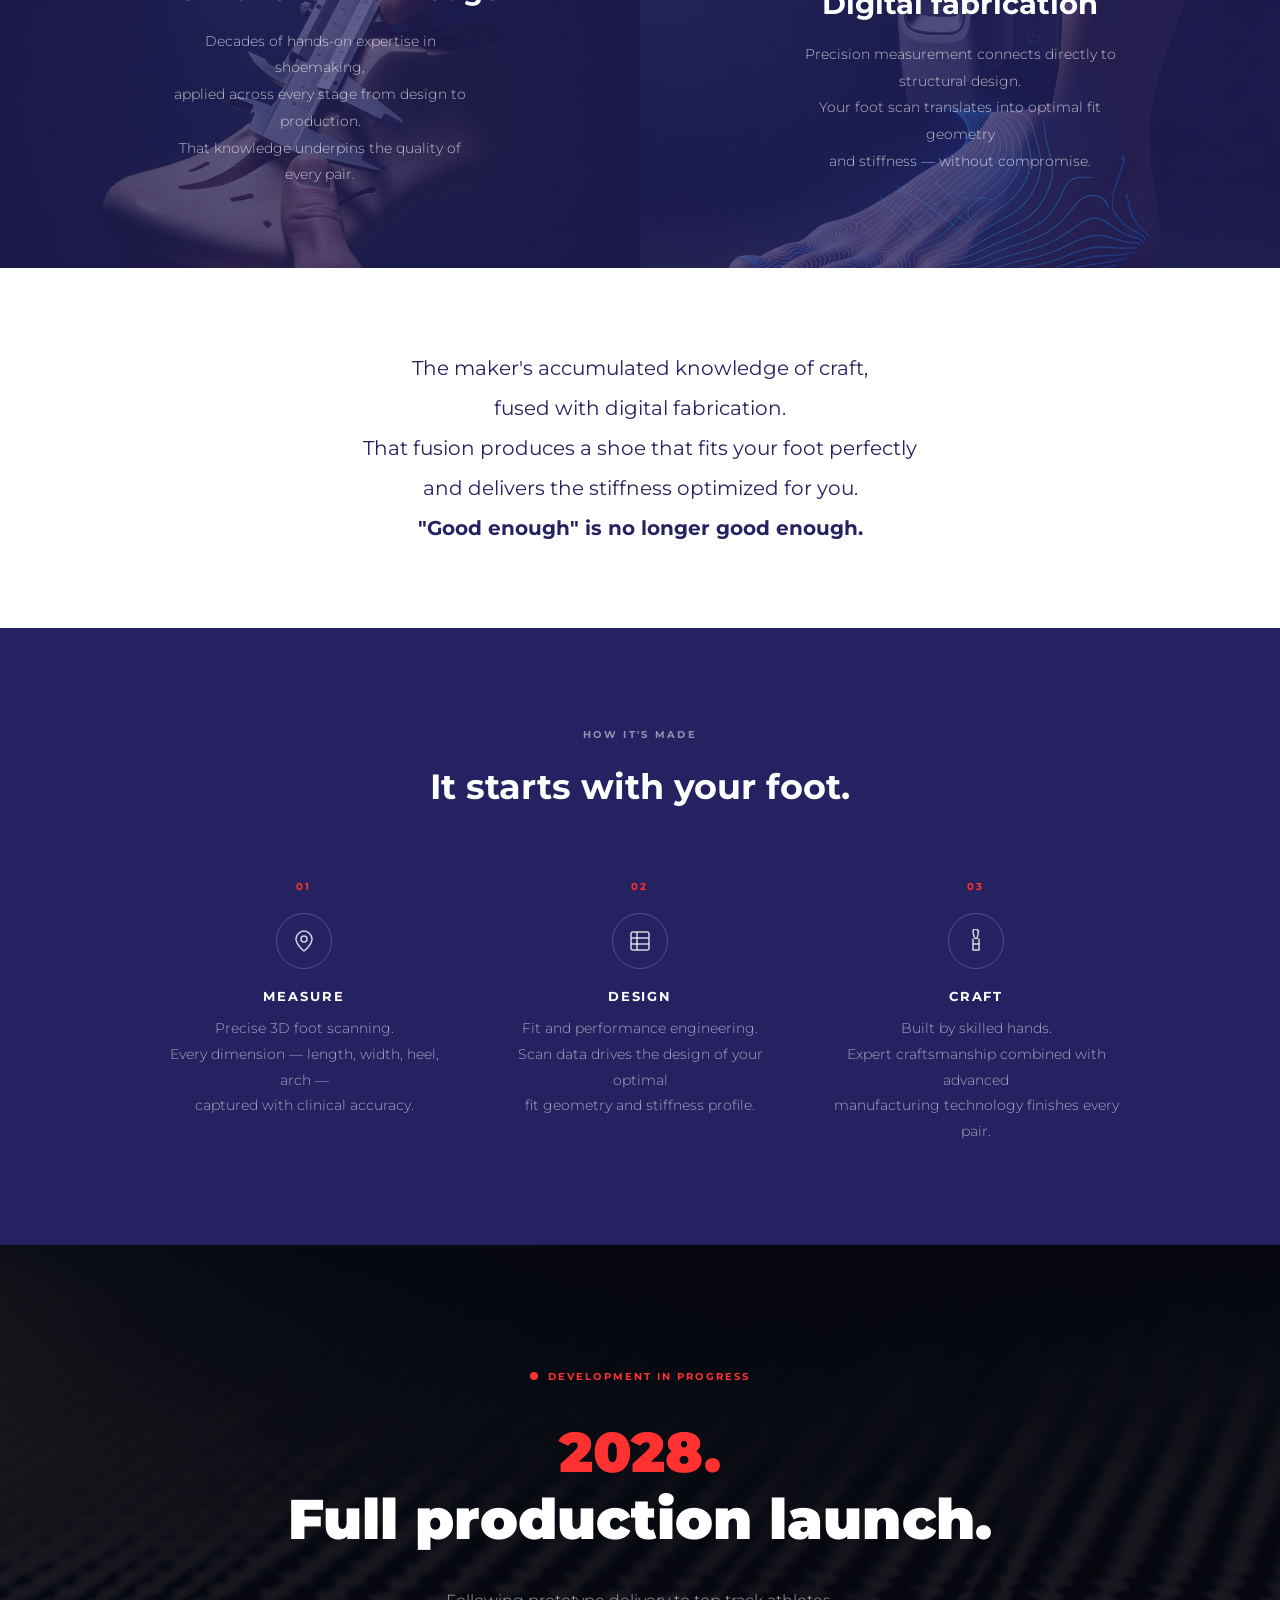
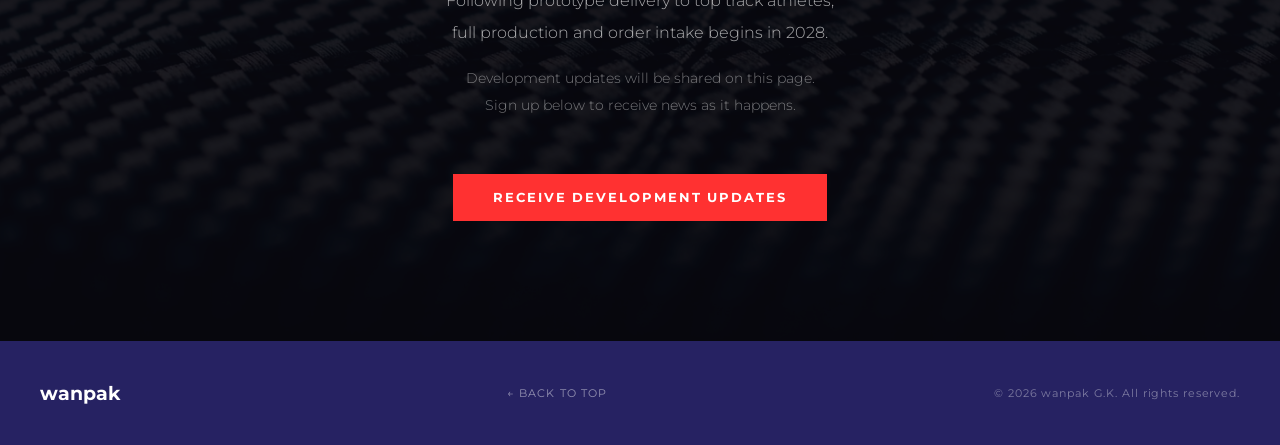
<file: en/product.html>
<!DOCTYPE html>
<html lang="en">
<head>
  <meta charset="UTF-8">
  <meta name="viewport" content="width=device-width, initial-scale=1.0">
  <title>PRODUCT | wanpak — Full Custom Carbon Track Cycling Shoe</title>
  <meta name="description" content="wanpak's first product. A fully custom carbon shoe for track cycling. Engineered from your foot scan — not adjusted, but designed for you.">
  <link rel="canonical" href="https://wanpak.jp/en/product.html">
  <link rel="alternate" hreflang="ja" href="https://wanpak.jp/product.html">
  <link rel="alternate" hreflang="en" href="https://wanpak.jp/en/product.html">
  <link rel="alternate" hreflang="x-default" href="https://wanpak.jp/product.html">
  <meta property="og:title" content="PRODUCT | wanpak — Full Custom Carbon Track Cycling Shoe">
  <meta property="og:description" content="Craftsmanship and digital fabrication. A fully custom carbon shoe for track cycling, designed from your foot scan.">
  <meta property="og:type" content="website">
  <meta property="og:url" content="https://wanpak.jp/en/product.html">
  <meta property="og:image" content="https://wanpak.jp/product_hero_cyclist.png">
  <link rel="icon" type="image/png" href="../logo-icon.png">
  <link rel="preconnect" href="https://fonts.googleapis.com">
  <link rel="preconnect" href="https://fonts.gstatic.com" crossorigin>
  <link href="https://fonts.googleapis.com/css2?family=Noto+Sans+JP:wght@300;400;500;700;900&family=Montserrat:wght@300;400;600;700;900&display=swap" rel="stylesheet">
  <script async src="https://www.googletagmanager.com/gtag/js?id=G-YX34YKVZKK"></script>
  <script>
    window.dataLayer = window.dataLayer || [];
    function gtag(){dataLayer.push(arguments);}
    gtag('js', new Date());
    gtag('config', 'G-YX34YKVZKK');
  </script>
  <style>
    *, *::before, *::after { box-sizing: border-box; margin: 0; padding: 0; }

    :root {
      --navy: #262262;
      --red: #ff3131;
      --white: #ffffff;
      --gray: #f5f5f5;
      --text-dark: #1a1a2e;
      --font-en: 'Montserrat', sans-serif;
      --font-jp: 'Noto Sans JP', sans-serif;
    }

    html { scroll-behavior: smooth; }
    body { font-family: var(--font-en); color: var(--text-dark); background: var(--white); overflow-x: hidden; }

    .p-nav {
      position: fixed; top: 0; left: 0; right: 0; z-index: 100;
      display: flex; align-items: center; justify-content: space-between;
      padding: 20px 40px;
      background: transparent;
      transition: background 0.3s;
    }
    .p-nav.scrolled { background: rgba(38,34,98,0.95); backdrop-filter: blur(8px); }
    .p-nav-logo img { height: 28px; }
    .p-nav-logo span { font-family: var(--font-en); font-weight: 700; font-size: 1.4rem; color: var(--white); text-decoration: none; letter-spacing: 0.05em; }
    .p-nav-back { font-family: var(--font-en); font-size: 0.75rem; font-weight: 600; letter-spacing: 0.12em; color: rgba(255,255,255,0.7); text-decoration: none; text-transform: uppercase; transition: color 0.2s; }
    .p-nav-back:hover { color: var(--white); }

    .p-hero {
      position: relative; height: 100vh; min-height: 600px;
      display: flex; align-items: center; justify-content: center;
      overflow: hidden; background: #0a0a18;
    }
    .p-hero-bg {
      position: absolute; inset: 0;
      background-image: url('../product_hero_cyclist.png');
      background-size: cover; background-position: center;
      opacity: 0.7;
    }
    .p-hero-overlay {
      position: absolute; inset: 0;
      background: linear-gradient(to bottom, rgba(10,10,24,0.3) 0%, rgba(10,10,24,0.5) 60%, rgba(10,10,24,0.9) 100%);
    }
    .p-hero-content { position: relative; z-index: 2; text-align: center; padding: 0 20px; }
    .p-badge {
      display: inline-block;
      font-family: var(--font-en); font-size: 0.7rem; font-weight: 700;
      letter-spacing: 0.2em; color: var(--white);
      border: 1.5px solid var(--red); padding: 6px 16px;
      margin-bottom: 28px; text-transform: uppercase;
    }
    .p-hero-title {
      font-family: var(--font-en); font-size: clamp(2rem, 6vw, 4rem);
      font-weight: 900; color: var(--white); line-height: 1.25;
      margin-bottom: 20px; letter-spacing: 0.02em;
    }
    .p-hero-title em { color: var(--red); font-style: normal; }
    .p-hero-sub {
      font-family: var(--font-en); font-size: clamp(0.75rem, 1.5vw, 0.9rem);
      font-weight: 300; letter-spacing: 0.2em; color: rgba(255,255,255,0.75);
      text-transform: uppercase;
    }
    .p-scroll-hint {
      position: absolute; bottom: 36px; left: 50%; transform: translateX(-50%);
      display: flex; flex-direction: column; align-items: center; gap: 8px;
      font-family: var(--font-en); font-size: 0.6rem; letter-spacing: 0.18em;
      color: rgba(255,255,255,0.5); text-transform: uppercase;
    }
    .p-scroll-line { width: 1px; height: 40px; background: linear-gradient(to bottom, rgba(255,255,255,0.5), transparent); }

    .p-position { background: var(--white); padding: 100px 40px; text-align: center; }
    .p-label {
      font-family: var(--font-en); font-size: 0.65rem; font-weight: 700;
      letter-spacing: 0.22em; color: var(--red); text-transform: uppercase;
      margin-bottom: 24px;
    }
    .p-position-title {
      font-size: clamp(1.8rem, 4vw, 3rem); font-weight: 900;
      line-height: 1.3; color: var(--navy); margin-bottom: 32px;
    }
    .p-position-body {
      max-width: 600px; margin: 0 auto;
      font-size: 1rem; line-height: 2; color: #444; font-weight: 300;
    }

    .p-duality { display: grid; grid-template-columns: 1fr 1fr; min-height: 480px; }
    .p-duality-panel {
      position: relative; overflow: hidden;
      display: flex; flex-direction: column;
      align-items: center; justify-content: center;
      padding: 80px 60px; text-align: center;
    }
    .p-duality-panel--left {
      background-image: url('../product_craftsman_measuring.png');
      background-size: cover; background-position: center;
    }
    .p-duality-panel--left::before { content: ''; position: absolute; inset: 0; background: rgba(38,34,98,0.72); }
    .p-duality-panel--right {
      background-image: url('../product_3dscan_foot.png');
      background-size: cover; background-position: center;
    }
    .p-duality-panel--right::before { content: ''; position: absolute; inset: 0; background: rgba(38,34,98,0.72); }
    .p-duality-panel > * { position: relative; z-index: 1; }
    .p-duality-en {
      font-family: var(--font-en); font-size: 0.65rem; font-weight: 700;
      letter-spacing: 0.25em; color: var(--red); text-transform: uppercase;
      margin-bottom: 20px;
    }
    .p-duality-title {
      font-size: clamp(1.2rem, 2.5vw, 1.8rem); font-weight: 700;
      color: var(--white); line-height: 1.5; margin-bottom: 16px;
    }
    .p-duality-body {
      font-size: 0.88rem; line-height: 1.9;
      color: rgba(255,255,255,0.7); font-weight: 300; max-width: 320px;
    }
    .p-duality-center {
      background: var(--white); padding: 80px 40px;
      text-align: center; grid-column: 1 / -1;
    }
    .p-duality-center-text {
      max-width: 640px; margin: 0 auto;
      font-size: clamp(1rem, 2vw, 1.25rem); line-height: 2;
      color: var(--navy); font-weight: 400;
    }

    .p-process { background: var(--navy); padding: 100px 40px; }
    .p-process-inner { max-width: 960px; margin: 0 auto; }
    .p-process-head { text-align: center; margin-bottom: 72px; }
    .p-process-head .p-label { color: rgba(255,255,255,0.5); }
    .p-process-head h2 {
      font-size: clamp(1.5rem, 3vw, 2.2rem); font-weight: 700;
      color: var(--white); margin-top: 12px;
    }
    .p-steps { display: grid; grid-template-columns: repeat(3, 1fr); gap: 48px; }
    .p-step { text-align: center; }
    .p-step-num {
      font-family: var(--font-en); font-size: 0.65rem; font-weight: 700;
      letter-spacing: 0.2em; color: var(--red); margin-bottom: 20px;
    }
    .p-step-icon {
      width: 56px; height: 56px; border: 1.5px solid rgba(255,255,255,0.2);
      border-radius: 50%; margin: 0 auto 20px;
      display: flex; align-items: center; justify-content: center;
    }
    .p-step-icon svg { width: 24px; height: 24px; stroke: rgba(255,255,255,0.8); fill: none; stroke-width: 1.5; }
    .p-step-title {
      font-family: var(--font-en); font-size: 0.8rem; font-weight: 700;
      letter-spacing: 0.15em; color: var(--white); text-transform: uppercase;
      margin-bottom: 12px;
    }
    .p-step-body { font-size: 0.85rem; line-height: 1.9; color: rgba(255,255,255,0.6); font-weight: 300; }

    .p-coming {
      position: relative; overflow: hidden;
      padding: 120px 40px; text-align: center;
      background: #08080f;
    }
    .p-coming-bg {
      position: absolute; inset: 0;
      background-image: url('../product_carbon_texture.png');
      background-size: cover; background-position: center;
      opacity: 0.08;
    }
    .p-coming-inner { position: relative; z-index: 1; max-width: 720px; margin: 0 auto; }
    .p-coming-status {
      display: inline-flex; align-items: center; gap: 10px;
      font-family: var(--font-en); font-size: 0.65rem; font-weight: 700;
      letter-spacing: 0.2em; color: var(--red); text-transform: uppercase;
      margin-bottom: 36px;
    }
    .p-coming-dot {
      width: 8px; height: 8px; border-radius: 50%;
      background: var(--red); animation: pulse 1.8s ease-in-out infinite;
    }
    @keyframes pulse {
      0%, 100% { opacity: 1; transform: scale(1); }
      50% { opacity: 0.4; transform: scale(0.8); }
    }
    .p-coming-title {
      font-size: clamp(2rem, 5vw, 3.5rem); font-weight: 900;
      color: var(--white); line-height: 1.2; margin-bottom: 32px;
    }
    .p-coming-title span { color: var(--red); }
    .p-coming-body {
      font-size: 1rem; line-height: 2; color: rgba(255,255,255,0.65);
      font-weight: 300; margin-bottom: 16px;
    }
    .p-coming-note {
      font-size: 0.88rem; line-height: 1.9; color: rgba(255,255,255,0.45);
      font-weight: 300; margin-bottom: 56px;
    }
    .p-coming-cta {
      display: inline-block;
      font-family: var(--font-en); font-size: 0.8rem; font-weight: 700;
      letter-spacing: 0.15em; text-transform: uppercase;
      color: var(--white); background: var(--red);
      padding: 16px 40px; text-decoration: none;
      transition: background 0.2s, transform 0.2s;
    }
    .p-coming-cta:hover { background: #e02020; transform: translateY(-2px); }

    .p-footer {
      background: var(--navy); padding: 40px;
      display: flex; align-items: center; justify-content: space-between;
      flex-wrap: wrap; gap: 16px;
    }
    .p-footer-logo {
      font-family: var(--font-en); font-weight: 700; font-size: 1.2rem;
      color: var(--white); text-decoration: none;
    }
    .p-footer-copy { font-family: var(--font-en); font-size: 0.7rem; color: rgba(255,255,255,0.4); letter-spacing: 0.08em; }
    .p-footer-link {
      font-family: var(--font-en); font-size: 0.7rem; letter-spacing: 0.1em;
      color: rgba(255,255,255,0.5); text-decoration: none; text-transform: uppercase;
      transition: color 0.2s;
    }
    .p-footer-link:hover { color: var(--white); }

    @media (max-width: 768px) {
      .p-nav { padding: 16px 20px; }
      .p-position, .p-process, .p-coming { padding: 72px 24px; }
      .p-duality { grid-template-columns: 1fr; }
      .p-duality-panel { padding: 60px 32px; min-height: 280px; }
      .p-duality-center { padding: 60px 24px; }
      .p-steps { grid-template-columns: 1fr; gap: 40px; }
      .p-footer { flex-direction: column; align-items: center; text-align: center; padding: 32px 24px; }
    }
  </style>
</head>
<body>

  <nav class="p-nav" id="pNav">
    <a href="index.html" class="p-nav-logo">
      <img src="../logo-white.png" alt="wanpak" onerror="this.style.display='none';this.nextElementSibling.style.display='inline'">
      <span style="display:none">wanpak</span>
    </a>
    <a href="index.html" class="p-nav-back">← wanpak.jp/en</a>
  </nav>

  <section class="p-hero">
    <div class="p-hero-bg"></div>
    <div class="p-hero-overlay"></div>
    <div class="p-hero-content">
      <div class="p-badge">TRACK EXCLUSIVE</div>
      <h1 class="p-hero-title">
        Built for the track.<br><em>Built for you.</em>
      </h1>
      <p class="p-hero-sub">Full Custom Carbon Cycling Shoe</p>
    </div>
    <div class="p-scroll-hint">
      <span>SCROLL</span>
      <div class="p-scroll-line"></div>
    </div>
  </section>

  <section class="p-position">
    <div class="p-label">FIRST PRODUCT</div>
    <h2 class="p-position-title">Not adjusted. Designed.</h2>
    <p class="p-position-body">
      Conventional custom shoes start from a base and adjust it to fit you.<br>
      wanpak starts from your foot scan and designs from scratch.<br><br>
      Precise measurements capture your foot geometry and individual data,<br>
      shaping both fit and stiffness from the ground up.<br><br>
      Your body defines everything about the shoe.
    </p>
  </section>

  <div class="p-duality">
    <div class="p-duality-panel p-duality-panel--left">
      <div class="p-duality-en">CRAFTSMANSHIP</div>
      <h3 class="p-duality-title">The maker's knowledge</h3>
      <p class="p-duality-body">
        Decades of hands-on expertise in shoemaking,<br>
        applied across every stage from design to production.<br>
        That knowledge underpins the quality of every pair.
      </p>
    </div>
    <div class="p-duality-panel p-duality-panel--right">
      <div class="p-duality-en">DIGITAL FABRICATION</div>
      <h3 class="p-duality-title">Digital fabrication</h3>
      <p class="p-duality-body">
        Precision measurement connects directly to structural design.<br>
        Your foot scan translates into optimal fit geometry<br>
        and stiffness — without compromise.
      </p>
    </div>
    <div class="p-duality-center">
      <p class="p-duality-center-text">
        The maker's accumulated knowledge of craft,<br>
        fused with digital fabrication.<br>
        That fusion produces a shoe that fits your foot perfectly<br>
        and delivers the stiffness optimized for you.<br>
        <strong style="color: var(--navy);">"Good enough" is no longer good enough.</strong>
      </p>
    </div>
  </div>

  <section class="p-process">
    <div class="p-process-inner">
      <div class="p-process-head">
        <div class="p-label">HOW IT'S MADE</div>
        <h2>It starts with your foot.</h2>
      </div>
      <div class="p-steps">
        <div class="p-step">
          <div class="p-step-num">01</div>
          <div class="p-step-icon">
            <svg viewBox="0 0 24 24"><path d="M12 2C8 2 4 6 4 10c0 6 8 12 8 12s8-6 8-12c0-4-4-8-8-8z"/><circle cx="12" cy="10" r="3"/></svg>
          </div>
          <div class="p-step-title">MEASURE</div>
          <p class="p-step-body">
            Precise 3D foot scanning.<br>
            Every dimension — length, width, heel, arch —<br>
            captured with clinical accuracy.
          </p>
        </div>
        <div class="p-step">
          <div class="p-step-num">02</div>
          <div class="p-step-icon">
            <svg viewBox="0 0 24 24"><rect x="3" y="3" width="18" height="18" rx="2"/><line x1="3" y1="9" x2="21" y2="9"/><line x1="3" y1="15" x2="21" y2="15"/><line x1="9" y1="3" x2="9" y2="21"/></svg>
          </div>
          <div class="p-step-title">DESIGN</div>
          <p class="p-step-body">
            Fit and performance engineering.<br>
            Scan data drives the design of your optimal<br>
            fit geometry and stiffness profile.
          </p>
        </div>
        <div class="p-step">
          <div class="p-step-num">03</div>
          <div class="p-step-icon">
            <svg viewBox="0 0 24 24"><path d="M14.5 2.5c0 1.5-1.5 7-1.5 7h-2C10.5 9.5 9 4 9 2.5a2.5 2.5 0 0 1 5 0z"/><path d="M9 9.5V21h6V9.5"/><line x1="9" y1="15" x2="15" y2="15"/></svg>
          </div>
          <div class="p-step-title">CRAFT</div>
          <p class="p-step-body">
            Built by skilled hands.<br>
            Expert craftsmanship combined with advanced<br>
            manufacturing technology finishes every pair.
          </p>
        </div>
      </div>
    </div>
  </section>

  <section class="p-coming">
    <div class="p-coming-bg"></div>
    <div class="p-coming-inner">
      <div class="p-coming-status">
        <div class="p-coming-dot"></div>
        DEVELOPMENT IN PROGRESS
      </div>
      <h2 class="p-coming-title">
        <span>2028.</span><br>
        Full production launch.
      </h2>
      <p class="p-coming-body">
        Following prototype delivery to top track athletes,<br>
        full production and order intake begins in 2028.
      </p>
      <p class="p-coming-note">
        Development updates will be shared on this page.<br>
        Sign up below to receive news as it happens.
      </p>
      <a href="index.html#contact" class="p-coming-cta">Receive development updates</a>
    </div>
  </section>

  <footer class="p-footer">
    <a href="index.html" class="p-footer-logo">wanpak</a>
    <a href="index.html" class="p-footer-link">← Back to top</a>
    <span class="p-footer-copy">&copy; 2026 wanpak G.K. All rights reserved.</span>
  </footer>

  <script>
    const nav = document.getElementById('pNav');
    window.addEventListener('scroll', () => {
      nav.classList.toggle('scrolled', window.scrollY > 60);
    });
  </script>

</body>
</html>
</file>
<file: style.css>
/* ============================================================
   wanpak OFFICIAL WEBSITE — style.css v3
   Colors: Navy #262262 | Red #ff3131 | White #ffffff
   Rule: Dark bg = Hero / Teaser / Footer ONLY
   Body text: #111111 (black) — never grey on grey
   ============================================================ */

/* ===== RESET ===== */
*, *::before, *::after { margin: 0; padding: 0; box-sizing: border-box; }
html { scroll-behavior: smooth; font-size: 16px; }
img { max-width: 100%; display: block; }
a { color: inherit; text-decoration: none; }

/* ===== VARIABLES ===== */
:root {
  --navy:   #262262;
  --red:    #ff3131;
  --white:  #ffffff;
  --ink:    #111111;
  --sub:    #444444;
  --muted:  #666666;
  --border: #d8d8d6;
  --dark:   #0f0e1e;
}

/* ===== BASE ===== */
body {
  font-family: 'Noto Sans JP', 'Montserrat', sans-serif;
  background: var(--white);
  color: var(--ink);
  overflow-x: hidden;
  -webkit-font-smoothing: antialiased;
  overflow-wrap: break-word;
  line-break: strict;
}

/* ===== CONTAINER ===== */
.container { max-width: 1080px; margin: 0 auto; padding: 0 2.5rem; }

/* ===== SECTION DIVIDER ===== */
.section-divider { width: 100%; height: auto; display: block; }

/* ===== SECTION LABELS ===== */
.section-label {
  font-family: 'Montserrat', sans-serif;
  font-size: 0.7rem; font-weight: 700; letter-spacing: 0.45em;
  color: var(--red); margin-bottom: 1.25rem;
  display: flex; align-items: center; gap: 0.75rem;
}
.section-label::before { content: ''; width: 24px; height: 1px; background: var(--red); }
.section-label--white { color: rgba(255,255,255,0.5); }
.section-label--white::before { background: rgba(255,255,255,0.3); }

/* ===== SECTION TITLES ===== */
.section-title {
  font-size: clamp(1.9rem, 4vw, 2.8rem);
  font-weight: 900; color: var(--navy); line-height: 1.2; margin-bottom: 1.5rem;
  letter-spacing: -0.01em;
}
.section-title--white { color: var(--white); }
.section-desc {
  font-size: 1.05rem; color: var(--sub); line-height: 2.1; margin-bottom: 3.5rem;
}

/* ===== BUTTONS ===== */
.btn-red {
  display: inline-block; background: var(--red); color: var(--white);
  padding: 0.9rem 2.4rem; font-weight: 700; font-size: 0.9rem;
  letter-spacing: 0.06em; transition: background 0.25s, transform 0.2s;
  clip-path: polygon(0 0, calc(100% - 10px) 0, 100% 10px, 100% 100%, 10px 100%, 0 calc(100% - 10px));
}
.btn-red:hover { background: #d42828; transform: translateY(-2px); }

.btn-ghost {
  display: inline-block; color: rgba(255,255,255,0.85); padding: 0.9rem 2.4rem;
  font-weight: 500; font-size: 0.9rem; letter-spacing: 0.06em;
  border: 1px solid rgba(255,255,255,0.35); transition: all 0.25s;
}
.btn-ghost:hover { color: var(--white); border-color: var(--white); background: rgba(255,255,255,0.06); }

.btn-submit {
  width: 100%; background: var(--navy); color: var(--white);
  padding: 1.1rem; font-family: inherit; font-size: 0.95rem; font-weight: 700;
  letter-spacing: 0.08em; border: none; cursor: pointer;
  transition: background 0.25s, transform 0.2s;
}
.btn-submit:hover { background: #1a1850; transform: translateY(-1px); }

.btn-teaser {
  display: inline-block; color: var(--white); padding: 0.9rem 2.5rem;
  font-size: 0.88rem; font-weight: 700; letter-spacing: 0.08em;
  border: 1px solid rgba(255,255,255,0.25); transition: all 0.3s;
  background: transparent; cursor: pointer; font-family: inherit;
  -webkit-appearance: none; appearance: none;
}
.btn-teaser:hover { border-color: var(--red); color: var(--red); }

/* ===== REVEAL ANIMATION ===== */
.reveal { opacity: 0; transform: translateY(24px); transition: opacity 0.6s ease, transform 0.6s ease; }
.reveal.visible { opacity: 1; transform: translateY(0); }

/* ===== UTILITY ===== */
.visually-hidden { position: absolute; width: 1px; height: 1px; overflow: hidden; clip: rect(0,0,0,0); }

/* ============================================================
   NAVIGATION
   ============================================================ */
#navbar {
  position: fixed; top: 0; left: 0; right: 0; z-index: 1000;
  padding: 1.5rem 2rem; transition: all 0.35s ease;
}
#navbar.scrolled {
  background: rgba(38, 34, 98, 0.97);
  backdrop-filter: blur(16px); -webkit-backdrop-filter: blur(16px);
  padding: 0.8rem 2rem;
  box-shadow: 0 2px 32px rgba(0,0,0,0.2);
}
.nav-container {
  max-width: 1080px; margin: 0 auto;
  display: flex; justify-content: space-between; align-items: center;
}
.logo { display: flex; align-items: center; }
.logo-img { height: 26px; width: auto; }
.logo-fallback {
  font-family: 'Montserrat', sans-serif; font-size: 1.4rem; font-weight: 900;
  color: var(--white); letter-spacing: 0.04em; display: none;
}
.logo-dot {
  display: inline-block; width: 5px; height: 5px;
  background: var(--red); border-radius: 50%;
  margin-left: 2px; margin-bottom: 8px; vertical-align: bottom;
}
.nav-links { display: flex; list-style: none; align-items: center; gap: 2rem; }
.nav-links a {
  color: rgba(255,255,255,0.8); font-size: 0.8rem; font-weight: 500;
  letter-spacing: 0.04em; transition: color 0.2s;
}
.nav-links a:hover, .nav-links a.active { color: var(--white); }
.nav-cta {
  background: var(--red) !important; color: var(--white) !important;
  padding: 0.45rem 1.2rem; font-weight: 700 !important;
}
.nav-cta:hover { background: #d42828 !important; }
/* ===== LANG SWITCH ===== */
.lang-switch {
  display: flex; align-items: center; gap: 5px; margin-right: 12px;
}
.lang-btn {
  color: var(--white); font-size: 11px; font-weight: 700;
  letter-spacing: .1em; opacity: .5; text-decoration: none;
  transition: opacity .2s; font-family: 'Montserrat', sans-serif;
}
.lang-btn:hover { opacity: 1; }
.lang-active { opacity: 1; cursor: default; }
.lang-sep { color: var(--white); opacity: .3; font-size: 11px; }

.hamburger {
  display: none; flex-direction: column; gap: 5px;
  cursor: pointer; background: none; border: none; padding: 4px;
}
.hamburger span { display: block; width: 22px; height: 2px; background: var(--white); transition: all 0.3s; }
.hamburger.open span:nth-child(1) { transform: translateY(7px) rotate(45deg); }
.hamburger.open span:nth-child(2) { opacity: 0; }
.hamburger.open span:nth-child(3) { transform: translateY(-7px) rotate(-45deg); }

/* ============================================================
   HERO — split image (left: tradition / right: technology)
   ============================================================ */
#hero {
  min-height: 100vh; background: var(--navy);
  display: flex; align-items: center; position: relative; overflow: hidden;
  padding: 9rem 2.5rem 6rem;
}

/* Split image panels */
.hero-split {
  position: absolute; inset: 0;
  display: flex; z-index: 0;
}
.hero-panel {
  flex: 1; position: relative; overflow: hidden;
}
.hero-panel-img {
  width: 100%; height: 100%; object-fit: cover; object-position: center;
  transition: transform 8s ease;
}
#hero:hover .hero-panel-img { transform: scale(1.04); }

.hero-panel-overlay {
  position: absolute; inset: 0;
}
.hero-panel--left .hero-panel-overlay {
  background: linear-gradient(
    to right,
    rgba(38,34,98,0.82) 0%,
    rgba(38,34,98,0.65) 60%,
    rgba(38,34,98,0.55) 100%
  );
}
.hero-panel--right .hero-panel-overlay {
  background: linear-gradient(
    to left,
    rgba(38,34,98,0.75) 0%,
    rgba(38,34,98,0.55) 60%,
    rgba(38,34,98,0.45) 100%
  );
}
.hero-panel-label {
  position: absolute; bottom: 5rem;
  font-family: 'Montserrat', sans-serif; font-size: 0.6rem;
  font-weight: 700; letter-spacing: 0.5em; color: rgba(255,255,255,0.35);
  z-index: 2;
}
.hero-panel--left .hero-panel-label  { left: 2.5rem; }
.hero-panel--right .hero-panel-label { right: 2.5rem; }

/* Red center divider */
.hero-divider-line {
  position: absolute; left: 50%; top: 0; bottom: 0;
  width: 2px; background: var(--red);
  transform: translateX(-50%); z-index: 2;
  opacity: 0.8;
}

/* Subtle grid texture on top of images */
.hero-grid-bg {
  position: absolute; inset: 0; z-index: 1;
  background-image:
    linear-gradient(rgba(255,255,255,0.018) 1px, transparent 1px),
    linear-gradient(90deg, rgba(255,255,255,0.018) 1px, transparent 1px);
  background-size: 64px 64px;
  pointer-events: none;
}

.hero-content { max-width: 1080px; margin: 0 auto; width: 100%; position: relative; z-index: 3; }
.hero-eyebrow {
  font-family: 'Montserrat', sans-serif; font-size: 0.7rem; font-weight: 700;
  letter-spacing: 0.45em; color: var(--red); margin-bottom: 2rem;
  display: flex; align-items: center; gap: 0.8rem;
}
.hero-eyebrow::before { content: ''; width: 32px; height: 1px; background: var(--red); }
.hero-title {
  font-size: clamp(3rem, 8.5vw, 6.5rem); font-weight: 900; color: var(--white);
  line-height: 1.12; margin-bottom: 1.5rem; letter-spacing: -0.025em;
}
.hero-os {
  font-size: clamp(1.4rem, 3.5vw, 2.4rem); font-weight: 900;
  color: var(--white); line-height: 1.25; margin-bottom: 1.8rem;
  letter-spacing: -0.015em;
  border-left: 4px solid var(--red); padding-left: 1.2rem;
}
.hero-sub {
  font-size: clamp(0.95rem, 1.8vw, 1.1rem); color: rgba(255,255,255,0.6);
  line-height: 2.1; margin-bottom: 3rem; max-width: 520px; font-weight: 300;
}
.hero-actions { display: flex; gap: 1.2rem; flex-wrap: wrap; }
.scroll-hint {
  position: absolute; bottom: 2.5rem; left: 50%; transform: translateX(-50%);
  display: flex; flex-direction: column; align-items: center; gap: 0.5rem; z-index: 2;
}
.scroll-hint span {
  font-family: 'Montserrat', sans-serif; font-size: 0.6rem;
  letter-spacing: 0.4em; color: rgba(255,255,255,0.25);
}
.scroll-line {
  width: 1px; height: 52px;
  background: linear-gradient(to bottom, rgba(255,255,255,0.25), transparent);
  animation: scrollPulse 2.2s ease-in-out infinite;
}
@keyframes scrollPulse { 0%, 100% { opacity: 0.25; } 50% { opacity: 0.8; } }

/* ============================================================
   MARQUEE
   ============================================================ */
.marquee-bar {
  background: var(--red); padding: 0.85rem 0; overflow: hidden; white-space: nowrap;
}
.marquee-inner {
  display: inline-flex; gap: 3.5rem;
  animation: marquee 28s linear infinite;
}
.marquee-inner span {
  font-size: 0.78rem; font-weight: 700; color: var(--white);
  letter-spacing: 0.12em; flex-shrink: 0;
}
@keyframes marquee { 0% { transform: translateX(0); } 100% { transform: translateX(-50%); } }

/* ============================================================
   BRAND STATEMENT — white bg
   ============================================================ */
.brand-statement {
  padding: 9rem 0; background: var(--white);
  border-bottom: 1px solid var(--border);
}
.bs-wrap { max-width: 760px; }
.bs-label {
  font-family: 'Montserrat', sans-serif; font-size: 0.7rem; font-weight: 700;
  letter-spacing: 0.45em; color: var(--red); margin-bottom: 2.5rem;
  display: flex; align-items: center; gap: 0.75rem;
}
.bs-label::before { content: ''; width: 24px; height: 1px; background: var(--red); }
.bs-quote {
  font-size: clamp(2rem, 5vw, 3.5rem); font-weight: 900; color: var(--navy);
  line-height: 1.25; margin-bottom: 3rem; letter-spacing: -0.015em;
  font-style: normal; border-left: 4px solid var(--red); padding-left: 2rem;
}
.bs-body { padding-left: 2rem; }
.bs-body p { font-size: 1.05rem; color: var(--ink); line-height: 2.3; font-weight: 400; margin-bottom: 1.5rem; }
.bs-body strong { color: var(--navy); font-weight: 700; }
.bs-closing { font-weight: 700 !important; color: var(--navy) !important; }

/* ============================================================
   社名の由来 — white bg
   ============================================================ */
.name-section { padding: 9rem 0; background: var(--white); border-top: 1px solid var(--border); }
.name-wrap { display: grid; grid-template-columns: 280px 1fr; gap: 6rem; align-items: start; }
.name-logo-wrap { margin-bottom: 2.5rem; }
.name-logo-img { height: 56px; width: auto; }
.name-logo-fallback {
  display: none; font-family: 'Montserrat', sans-serif; font-size: 3.5rem;
  font-weight: 900; color: var(--ink); letter-spacing: -0.03em;
}
.name-meanings { display: grid; grid-template-columns: 1fr 1fr; gap: 2rem; margin-bottom: 2.5rem; }
.name-meaning { padding: 1.5rem 0; border-top: 1px solid var(--border); }
.name-meaning-tag {
  font-family: 'Montserrat', sans-serif; font-size: 0.68rem; font-weight: 700;
  letter-spacing: 0.2em; color: var(--red); margin-bottom: 0.85rem;
}
.name-meaning p { font-size: 0.95rem; color: var(--ink); line-height: 2; font-weight: 400; }
.name-closing { font-size: 0.95rem; color: var(--sub); line-height: 2.1; margin-bottom: 1.5rem; }
.name-since {
  font-family: 'Montserrat', sans-serif; font-size: 0.68rem; font-weight: 700;
  letter-spacing: 0.45em; color: rgba(38,34,98,0.25);
}

/* ============================================================
   代表挨拶 — white bg
   ============================================================ */
.greeting-section { padding: 9rem 0; background: var(--white); border-top: 1px solid var(--border); }
.greeting-wrap { display: grid; grid-template-columns: 240px 1fr; gap: 5rem; align-items: start; margin-top: 3rem; }
.portrait-box { margin-bottom: 1.2rem; }
.portrait-img {
  width: 200px; height: 250px; object-fit: cover; object-position: center top;
  display: block;
}
.portrait-caption { font-size: 0.9rem; color: var(--navy); line-height: 1.9; }
.portrait-caption strong { font-size: 1.05rem; font-weight: 700; display: block; }
.portrait-caption span { font-size: 0.8rem; color: var(--muted); font-family: 'Montserrat', sans-serif; }
.greeting-text p {
  font-size: 1.05rem; color: var(--ink); line-height: 2.4; margin-bottom: 1.75rem;
}
.greeting-text strong { color: var(--navy); font-weight: 700; }

/* ============================================================
   VISION — white bg
   (dark = Hero / Teaser / Footer ONLY)
   ============================================================ */
.vision-section { padding: 9rem 0; background: var(--white); border-top: 1px solid var(--border); }

.vision-os-title {
  font-size: clamp(2rem, 5vw, 3.5rem) !important;
  color: var(--navy); border-left: 5px solid var(--red);
  padding-left: 1.5rem; margin-bottom: 1.5rem !important;
}

.mv-blocks { display: grid; grid-template-columns: 1fr 1fr; gap: 2rem; margin-top: 3rem; margin-bottom: 3rem; }
.mv-block {
  padding: 2.5rem 2.5rem; border: 1px solid var(--border);
  border-top: 3px solid var(--navy); background: var(--white);
  transition: box-shadow 0.3s, transform 0.3s;
}
.mv-block:hover { transform: translateY(-4px); box-shadow: 0 12px 40px rgba(38,34,98,0.08); }
.mv-tag {
  font-family: 'Montserrat', sans-serif; font-size: 0.65rem; font-weight: 700;
  letter-spacing: 0.45em; color: var(--red); margin-bottom: 1.2rem;
}
.mv-headline { font-size: 1.1rem; font-weight: 900; color: var(--navy); line-height: 1.5; margin-bottom: 1.2rem; }
.mv-body { font-size: 0.95rem; color: var(--ink); line-height: 2.1; }

.vision-manifesto {
  border-top: 1px solid var(--border); padding-top: 3.5rem;
}
.vision-manifesto p {
  font-size: 1.1rem; color: var(--ink); line-height: 2.4; margin-bottom: 1.5rem;
}
.manifesto-close { font-weight: 700 !important; color: var(--navy) !important; font-size: 1.15rem !important; }

/* ============================================================
   CORE VALUES — white bg, compact layout like company brochure
   ============================================================ */
.values-section { padding: 9rem 0; background: var(--white); border-top: 1px solid var(--border); }
.values-list { margin-top: 2rem; }
.value-item {
  display: grid; grid-template-columns: 80px 1fr;
  padding: 2.5rem 0; border-bottom: 1px solid var(--border);
  gap: 2.5rem; align-items: start;
}
.value-item:first-of-type { border-top: 1px solid var(--border); }
.value-num {
  font-family: 'Montserrat', sans-serif; font-size: 0.8rem; font-weight: 700;
  letter-spacing: 0.2em; color: var(--red); padding-top: 0.3rem;
}
.value-body h3 { font-size: 1.1rem; font-weight: 700; color: var(--navy); margin-bottom: 0.8rem; line-height: 1.4; }
.value-body p { font-size: 0.98rem; color: var(--ink); line-height: 2.1; }

/* ============================================================
   事業内容 — white bg
   ============================================================ */
.business-section { padding: 9rem 0; background: var(--white); border-top: 1px solid var(--border); }
.biz-domains { display: grid; grid-template-columns: repeat(auto-fit, minmax(280px, 1fr)); gap: 2rem; margin-bottom: 4rem; }
.biz-domain {
  padding: 2.5rem 2.5rem; background: var(--white); border: 1px solid var(--border);
  border-top: 3px solid var(--navy); transition: transform 0.3s, box-shadow 0.3s;
}
.biz-domain:hover { transform: translateY(-4px); box-shadow: 0 12px 32px rgba(38,34,98,0.08); }
.biz-domain-num {
  font-family: 'Montserrat', sans-serif; font-size: 0.75rem; font-weight: 700;
  letter-spacing: 0.2em; color: var(--red); margin-bottom: 1.2rem;
}
.biz-domain h3 { font-size: 1.05rem; font-weight: 700; color: var(--navy); margin-bottom: 1rem; line-height: 1.5; }
.biz-domain p { font-size: 0.95rem; color: var(--ink); line-height: 2; }

.biz-activities { border: 1px solid var(--border); padding: 3rem; margin-bottom: 2rem; }
.biz-act-title {
  font-family: 'Montserrat', sans-serif; font-size: 0.68rem; font-weight: 700;
  letter-spacing: 0.45em; color: var(--red); margin-bottom: 2rem;
}
.biz-act-grid { display: grid; grid-template-columns: repeat(auto-fit, minmax(220px, 1fr)); gap: 2rem; }
.biz-act-item h4 { font-size: 0.95rem; font-weight: 700; color: var(--navy); margin-bottom: 0.5rem; }
.biz-act-item p { font-size: 0.9rem; color: var(--ink); line-height: 2; }

.biz-future {
  padding: 2rem 2.5rem; border: 1px solid var(--border); border-left: 4px solid var(--red);
}
.biz-future-label {
  font-family: 'Montserrat', sans-serif; font-size: 0.65rem; font-weight: 700;
  letter-spacing: 0.3em; color: var(--red); margin-bottom: 0.75rem;
}
.biz-future p { font-size: 0.95rem; color: var(--ink); line-height: 2; }

/* ============================================================
   FIRST PRODUCT TEASER — dark (intentional: product drama)
   ============================================================ */
#teaser {
  background: var(--dark); padding: 9rem 0; text-align: center;
  position: relative; overflow: hidden;
}
#teaser::before {
  content: ''; position: absolute; width: 900px; height: 900px; border-radius: 50%;
  background: radial-gradient(circle, rgba(255,49,49,0.05) 0%, transparent 65%);
  top: 50%; left: 50%; transform: translate(-50%, -50%); pointer-events: none;
}
.teaser-inner { max-width: 800px; margin: 0 auto; padding: 0 2.5rem; position: relative; z-index: 2; }
.teaser-eyebrow {
  font-family: 'Montserrat', sans-serif; font-size: 0.68rem; font-weight: 700;
  letter-spacing: 0.5em; color: var(--red); margin-bottom: 2rem;
  display: flex; align-items: center; justify-content: center; gap: 1rem;
}
.teaser-eyebrow::before, .teaser-eyebrow::after { content: ''; width: 28px; height: 1px; background: var(--red); }
.teaser-title { font-size: clamp(2rem, 5vw, 3.5rem); font-weight: 900; color: var(--white); margin-bottom: 1.5rem; }
.teaser-desc { font-size: 1rem; color: rgba(255,255,255,0.5); line-height: 2.2; margin-bottom: 5rem; }

/* Countdown */
.cd-wrap { margin-bottom: 4rem; }
.cd-label-top {
  font-family: 'Montserrat', sans-serif; font-size: 0.62rem; font-weight: 700;
  letter-spacing: 0.55em; color: rgba(255,255,255,0.25); margin-bottom: 2.5rem;
}
.countdown { display: flex; justify-content: center; align-items: center; gap: 0.5rem; flex-wrap: wrap; }
.cd-block { display: flex; flex-direction: column; align-items: center; min-width: 110px; }
.cd-num {
  font-family: 'Montserrat', sans-serif;
  font-size: clamp(3rem, 8vw, 5.5rem); font-weight: 900; color: var(--white);
  line-height: 1; letter-spacing: -0.03em;
}
.cd-unit { font-family: 'Montserrat', sans-serif; font-size: 0.6rem; font-weight: 700; letter-spacing: 0.3em; color: rgba(255,255,255,0.25); margin-top: 0.6rem; }
.cd-colon {
  font-family: 'Montserrat', sans-serif; font-size: clamp(2rem, 5vw, 4rem);
  font-weight: 300; color: var(--red); line-height: 1; margin-bottom: 1.5rem;
  animation: blink 1s step-end infinite;
}
@keyframes blink { 0%, 100% { opacity: 1; } 50% { opacity: 0.15; } }
.cd-date {
  font-family: 'Montserrat', sans-serif; font-size: 0.72rem; font-weight: 700;
  letter-spacing: 0.4em; color: rgba(255,255,255,0.2); margin-top: 2.5rem;
}

/* ============================================================
   SUBSCRIBE INLINE FORM (teaser section)
   ============================================================ */
.subscribe-form-wrap {
  max-height: 0; overflow: hidden;
  transition: max-height 0.55s cubic-bezier(0.4, 0, 0.2, 1), opacity 0.4s ease, margin-top 0.4s ease;
  opacity: 0; margin-top: 0;
}
.subscribe-form-wrap.open {
  max-height: 480px; opacity: 1; margin-top: 2.5rem;
}
.subscribe-form {
  background: rgba(255,255,255,0.05); border: 1px solid rgba(255,255,255,0.12);
  padding: 2.5rem; text-align: left; max-width: 640px; margin: 0 auto;
}
.sf-group { margin-bottom: 1.2rem; }
.sf-row { display: grid; grid-template-columns: 1fr 1fr; gap: 1rem; }
.sf-group label {
  display: block; font-size: 0.8rem; font-weight: 700; color: rgba(255,255,255,0.55);
  letter-spacing: 0.04em; margin-bottom: 0.45rem;
}
.sf-req { color: var(--red); }
.sf-opt {
  font-size: 0.7rem; font-weight: 400; color: rgba(255,255,255,0.3);
  letter-spacing: 0; margin-left: 0.4rem;
}
.sf-group input {
  width: 100%; background: rgba(255,255,255,0.08);
  border: 1px solid rgba(255,255,255,0.18); color: var(--white);
  padding: 0.75rem 1rem; font-family: inherit; font-size: 0.9rem;
  transition: border-color 0.2s; outline: none;
}
.sf-group input::placeholder { color: rgba(255,255,255,0.25); }
.sf-group input:focus { border-color: rgba(255,255,255,0.5); }
.sf-group input.is-error { border-color: var(--red); }
.sf-error {
  display: none; font-size: 0.75rem; color: var(--red); margin-top: 0.3rem;
}
.sf-error.visible { display: block; }
.sf-note {
  font-size: 0.72rem; color: rgba(255,255,255,0.25); margin-bottom: 1.5rem;
  line-height: 1.8;
}
.sf-actions { display: flex; gap: 1rem; align-items: center; }
.btn-sf-submit {
  flex: 1; background: var(--red); color: var(--white); border: none;
  padding: 0.9rem 1.5rem; font-family: inherit; font-size: 0.88rem; font-weight: 700;
  letter-spacing: 0.08em; cursor: pointer; transition: background 0.25s, transform 0.2s;
}
.btn-sf-submit:hover:not(:disabled) { background: #e02020; transform: translateY(-1px); }
.btn-sf-submit:disabled { opacity: 0.6; cursor: default; }
.btn-sf-cancel {
  background: none; border: none; color: rgba(255,255,255,0.35); font-family: inherit;
  font-size: 0.82rem; cursor: pointer; padding: 0.5rem; transition: color 0.2s;
}
.btn-sf-cancel:hover { color: rgba(255,255,255,0.7); }
.subscribe-success {
  padding: 2rem; text-align: center; color: rgba(255,255,255,0.8); font-size: 0.95rem;
  line-height: 2;
}

@media (max-width: 600px) {
  .sf-row { grid-template-columns: 1fr; }
  .subscribe-form-wrap.open { max-height: 600px; }
}

/* ============================================================
   会社概要 — white bg
   ============================================================ */
.company-section { padding: 9rem 0; background: var(--white); border-top: 1px solid var(--border); }
.company-wrap { margin-top: 1rem; }
.company-table { width: 100%; border-collapse: collapse; }
.company-table th, .company-table td {
  padding: 1.5rem 1.5rem; border-bottom: 1px solid var(--border);
  font-size: 0.95rem; text-align: left; vertical-align: top;
}
.company-table th { width: 180px; font-weight: 700; color: var(--navy); font-size: 0.88rem; letter-spacing: 0.02em; white-space: nowrap; }
.company-table td { color: var(--ink); line-height: 2; }
.company-table td a { color: var(--navy); border-bottom: 1px solid rgba(38,34,98,0.25); transition: color 0.2s; }
.company-table td a:hover { color: var(--red); }
.company-table tr:first-child th, .company-table tr:first-child td { border-top: 1px solid var(--border); }

/* ============================================================
   NEWS — white bg
   ============================================================ */
.news-section { padding: 9rem 0; background: var(--white); border-top: 1px solid var(--border); }
.news-list { margin-top: 3rem; border-top: 1px solid var(--border); }
.news-item {
  display: grid;
  grid-template-columns: 110px 130px 1fr auto;
  align-items: center;
  gap: 1.5rem;
  padding: 1.6rem 0;
  border-bottom: 1px solid var(--border);
  transition: background 0.2s, padding-left 0.2s, padding-right 0.2s;
  text-decoration: none;
  color: var(--ink);
  background: none;
  border-top: none;
  border-left: none;
  border-right: none;
  width: 100%;
  text-align: left;
  cursor: pointer;
  font-family: inherit;
}
.news-item:hover { background: #f8f8fa; padding-left: 0.75rem; margin-left: -0.75rem; padding-right: 0.75rem; }
.news-date {
  font-family: 'Montserrat', sans-serif;
  font-size: 0.82rem; font-weight: 600;
  color: var(--muted); letter-spacing: 0.05em; white-space: nowrap;
}
.news-tag {
  display: inline-block;
  font-family: 'Montserrat', sans-serif;
  font-size: 0.68rem; font-weight: 700; letter-spacing: 0.08em;
  padding: 0.3em 0.8em;
  border: 1px solid var(--navy);
  color: var(--navy);
  border-radius: 2px; white-space: nowrap;
}
.news-tag--red { border-color: var(--red); color: var(--red); }
.news-title {
  font-size: 0.95rem; font-weight: 500;
  color: var(--ink); line-height: 1.5;
}
.news-arrow {
  font-size: 0.8rem; color: var(--muted);
  transition: transform 0.2s, color 0.2s;
}
.news-item:hover .news-arrow { transform: translateX(4px); color: var(--red); }
.news-empty {
  padding: 4rem 0; text-align: center;
  color: var(--muted); font-size: 0.9rem; line-height: 2;
}
.news-more {
  margin-top: 2.5rem; text-align: center;
}

/* ============================================================
   NEWS MODAL
   ============================================================ */
.news-modal {
  position: fixed; inset: 0; z-index: 9000;
  display: flex; align-items: center; justify-content: center;
  pointer-events: none; opacity: 0;
  transition: opacity 0.3s ease;
}
.news-modal.open {
  pointer-events: auto; opacity: 1;
}
.news-modal-overlay {
  position: absolute; inset: 0;
  background: rgba(15, 14, 30, 0.7);
  backdrop-filter: blur(4px);
}
.news-modal-inner {
  position: relative; z-index: 1;
  background: var(--white);
  max-width: 680px; width: calc(100% - 3rem);
  max-height: 85vh; overflow-y: auto;
  padding: 3.5rem;
  transform: translateY(20px);
  transition: transform 0.35s cubic-bezier(0.4, 0, 0.2, 1);
  box-shadow: 0 24px 60px rgba(0,0,0,0.18);
}
.news-modal.open .news-modal-inner {
  transform: translateY(0);
}
.news-modal-close {
  position: absolute; top: 1.25rem; right: 1.5rem;
  background: none; border: none; font-size: 1.4rem;
  color: var(--muted); cursor: pointer; padding: 0.25rem 0.5rem;
  line-height: 1; transition: color 0.2s;
}
.news-modal-close:hover { color: var(--navy); }

/* Modal content typography */
.nmt-tag {
  font-family: 'Montserrat', sans-serif;
  font-size: 0.68rem; font-weight: 700; letter-spacing: 0.08em;
  color: var(--red); margin-bottom: 0.75rem;
}
.nmt-date {
  display: block;
  font-family: 'Montserrat', sans-serif;
  font-size: 0.8rem; color: var(--muted);
  letter-spacing: 0.04em; margin-bottom: 1.25rem;
}
.nmt-title {
  font-size: 1.5rem; font-weight: 900; color: var(--navy);
  line-height: 1.4; margin-bottom: 2rem;
  padding-bottom: 1.5rem; border-bottom: 2px solid var(--border);
}
.nmt-body p {
  font-size: 0.95rem; color: var(--ink);
  line-height: 2; margin-bottom: 1.25rem;
}
.nmt-body p:last-child { margin-bottom: 0; }
.nmt-body strong { color: var(--navy); font-weight: 700; }

@media (max-width: 600px) {
  .news-modal-inner { padding: 2.5rem 1.5rem; }
  .nmt-title { font-size: 1.2rem; }
}
.news-more a {
  display: inline-block;
  font-family: 'Montserrat', sans-serif;
  font-size: 0.8rem; font-weight: 700; letter-spacing: 0.12em;
  color: var(--navy); border-bottom: 1px solid var(--navy);
  padding-bottom: 2px; transition: color 0.2s, border-color 0.2s;
}
.news-more a:hover { color: var(--red); border-color: var(--red); }

/* ============================================================
   CONTACT — white bg
   ============================================================ */
.contact-section { padding: 9rem 0; background: var(--white); border-top: 1px solid var(--border); }
.contact-form { max-width: 680px; margin: 0 auto; }
.form-row { display: grid; grid-template-columns: 1fr 1fr; gap: 1.5rem; }
.form-group { margin-bottom: 1.5rem; }
.form-group label { display: block; font-size: 0.85rem; font-weight: 700; color: var(--navy); margin-bottom: 0.5rem; letter-spacing: 0.03em; }
.req { color: var(--red); }
.form-group input, .form-group select, .form-group textarea {
  width: 100%; padding: 0.9rem 1rem; border: 1px solid #ccc;
  background: var(--white); font-family: 'Noto Sans JP', sans-serif;
  font-size: 0.95rem; color: var(--ink); outline: none; border-radius: 0;
  transition: border-color 0.25s; -webkit-appearance: none; appearance: none;
}
.form-group input:focus, .form-group select:focus, .form-group textarea:focus { border-color: var(--navy); }
.form-group textarea { resize: vertical; min-height: 140px; }
.form-group select {
  background-image: url("data:image/svg+xml,%3Csvg xmlns='http://www.w3.org/2000/svg' width='10' height='6' viewBox='0 0 10 6'%3E%3Cpath d='M5 6L0 0h10z' fill='%23262262'/%3E%3C/svg%3E");
  background-repeat: no-repeat; background-position: right 1rem center; padding-right: 2.5rem; cursor: pointer;
}

.form-success { max-width: 680px; margin: 0 auto; padding: 4rem 2rem; text-align: center; }
.form-success-icon { display: block; font-size: 2.5rem; color: var(--navy); margin-bottom: 1.5rem; }
.form-success p { font-size: 1rem; color: var(--sub); line-height: 2.2; }

.contact-menu { display: grid; grid-template-columns: repeat(auto-fit, minmax(200px, 1fr)); gap: 1.5rem; margin-bottom: 3.5rem; }
.contact-menu-item { padding: 1.5rem 0; border-top: 2px solid var(--navy); }
.contact-menu-title { font-size: 0.88rem; font-weight: 700; color: var(--navy); margin-bottom: 0.5rem; }
.contact-menu-item p { font-size: 0.88rem; color: var(--sub); line-height: 1.9; }

/* ============================================================
   FOOTER — navy (brand color / consistent with hero)
   ============================================================ */
footer { background: var(--navy); padding: 5rem 0 2.5rem; }
.footer-top {
  display: flex; justify-content: space-between; align-items: flex-start;
  gap: 3rem; flex-wrap: wrap; padding-bottom: 3.5rem;
  border-bottom: 1px solid rgba(255,255,255,0.07);
}
.footer-logo-row {
  display: flex; align-items: center; gap: 1.2rem;
  margin-bottom: 1.2rem;
}
.footer-logo-text { height: 32px; width: auto; }
.footer-logo-icon { height: 40px; width: auto; opacity: 0.9; }
.footer-tagline { font-size: 0.85rem; color: rgba(255,255,255,0.4); margin-bottom: 1.2rem; }
.footer-address { font-size: 0.78rem; color: rgba(255,255,255,0.28); margin-bottom: 0.4rem; }
.footer-mail { font-size: 0.78rem; color: rgba(255,255,255,0.35); transition: color 0.2s; }
.footer-mail:hover { color: var(--white); }
.footer-nav { display: flex; flex-direction: column; gap: 1rem; }
.footer-nav a { font-size: 0.82rem; color: rgba(255,255,255,0.45); transition: color 0.2s; }
.footer-nav a:hover { color: var(--white); }
.footer-bottom { padding-top: 2rem; display: flex; justify-content: space-between; flex-wrap: wrap; gap: 0.5rem; }
.footer-bottom p { font-size: 0.74rem; color: rgba(255,255,255,0.22); }

/* ============================================================
   RESPONSIVE
   ============================================================ */
@media (max-width: 900px) {
  .name-wrap { grid-template-columns: 1fr; gap: 2.5rem; }
  .greeting-wrap { grid-template-columns: 1fr; gap: 3rem; }
  .mv-blocks { grid-template-columns: 1fr; }
  .name-meanings { grid-template-columns: 1fr; }
}

@media (max-width: 768px) {
  /* Hero split: stack vertically on mobile */
  .hero-split { flex-direction: column; }
  .hero-divider-line { left: 0; right: 0; top: 50%; bottom: auto; width: 100%; height: 2px; transform: translateY(-50%); }
  .hero-panel--left .hero-panel-label  { left: 1.5rem; bottom: 1.5rem; }
  .hero-panel--right .hero-panel-label { right: 1.5rem; bottom: 1.5rem; }
  .nav-links {
    display: none; position: fixed; top: 60px; left: 0; right: 0;
    background: rgba(38,34,98,0.98); flex-direction: column;
    padding: 2rem; gap: 1.5rem; backdrop-filter: blur(16px); z-index: 999;
  }
  .nav-links.open { display: flex; }
  .hamburger { display: flex; }
  .company-table th { width: 120px; }
  .form-row { grid-template-columns: 1fr; }
  .footer-top { flex-direction: column; }
  .footer-bottom { flex-direction: column; }
  .value-item { grid-template-columns: 60px 1fr; gap: 1.5rem; }
}

@media (max-width: 480px) {
  .container { padding: 0 1.5rem; }
  .brand-statement, .name-section, .greeting-section, .vision-section,
  .values-section, .business-section, .news-section, .company-section, .contact-section { padding: 6rem 0; }
  .news-item { grid-template-columns: 1fr; gap: 0.5rem; padding: 1.25rem 0; }
  .news-arrow { display: none; }
  #teaser { padding: 6rem 0; }
  .hero-actions { flex-direction: column; align-items: flex-start; }
  .hero-actions .btn-red, .hero-actions .btn-ghost { width: 100%; text-align: center; }
  .bs-quote { font-size: 1.75rem; padding-left: 1.25rem; }
  .bs-body { padding-left: 1.25rem; }
  .mv-headline { font-size: 1rem; }
  .mv-body { font-size: 0.92rem; }
  .manifesto-close { font-size: 1.05rem !important; }
  .value-body h3 { font-size: 1rem; }
  .section-desc { font-size: 0.95rem; }
  .cd-block { min-width: 70px; }
  .cd-num { font-size: 2.8rem; }
  .cd-colon { font-size: 2rem; }
  .company-table { display: block; }
  .company-table tbody, .company-table tr { display: block; }
  .company-table th, .company-table td { display: block; width: 100%; padding: 0.75rem 1rem; }
  .company-table th { padding-bottom: 0.25rem; border-bottom: none; }
  .vision-os-title { padding-left: 1rem !important; }
}
</file>
